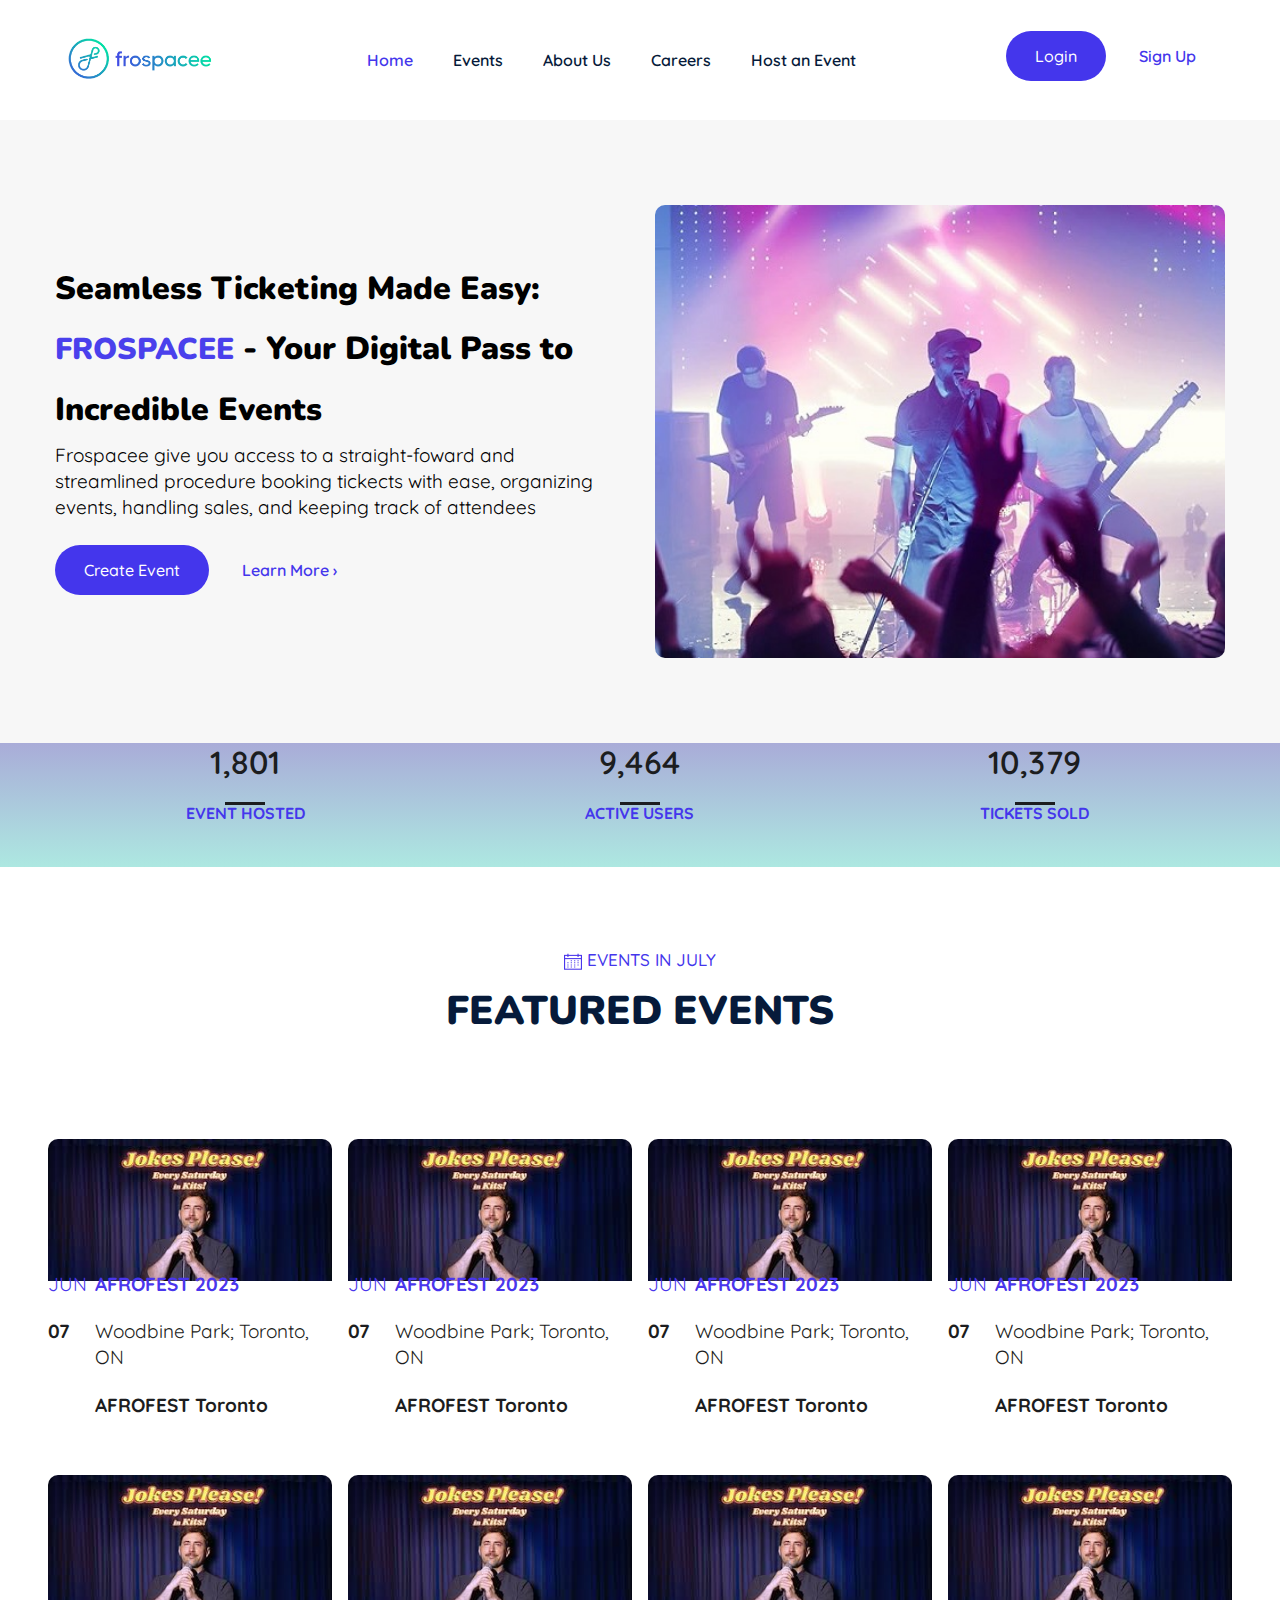
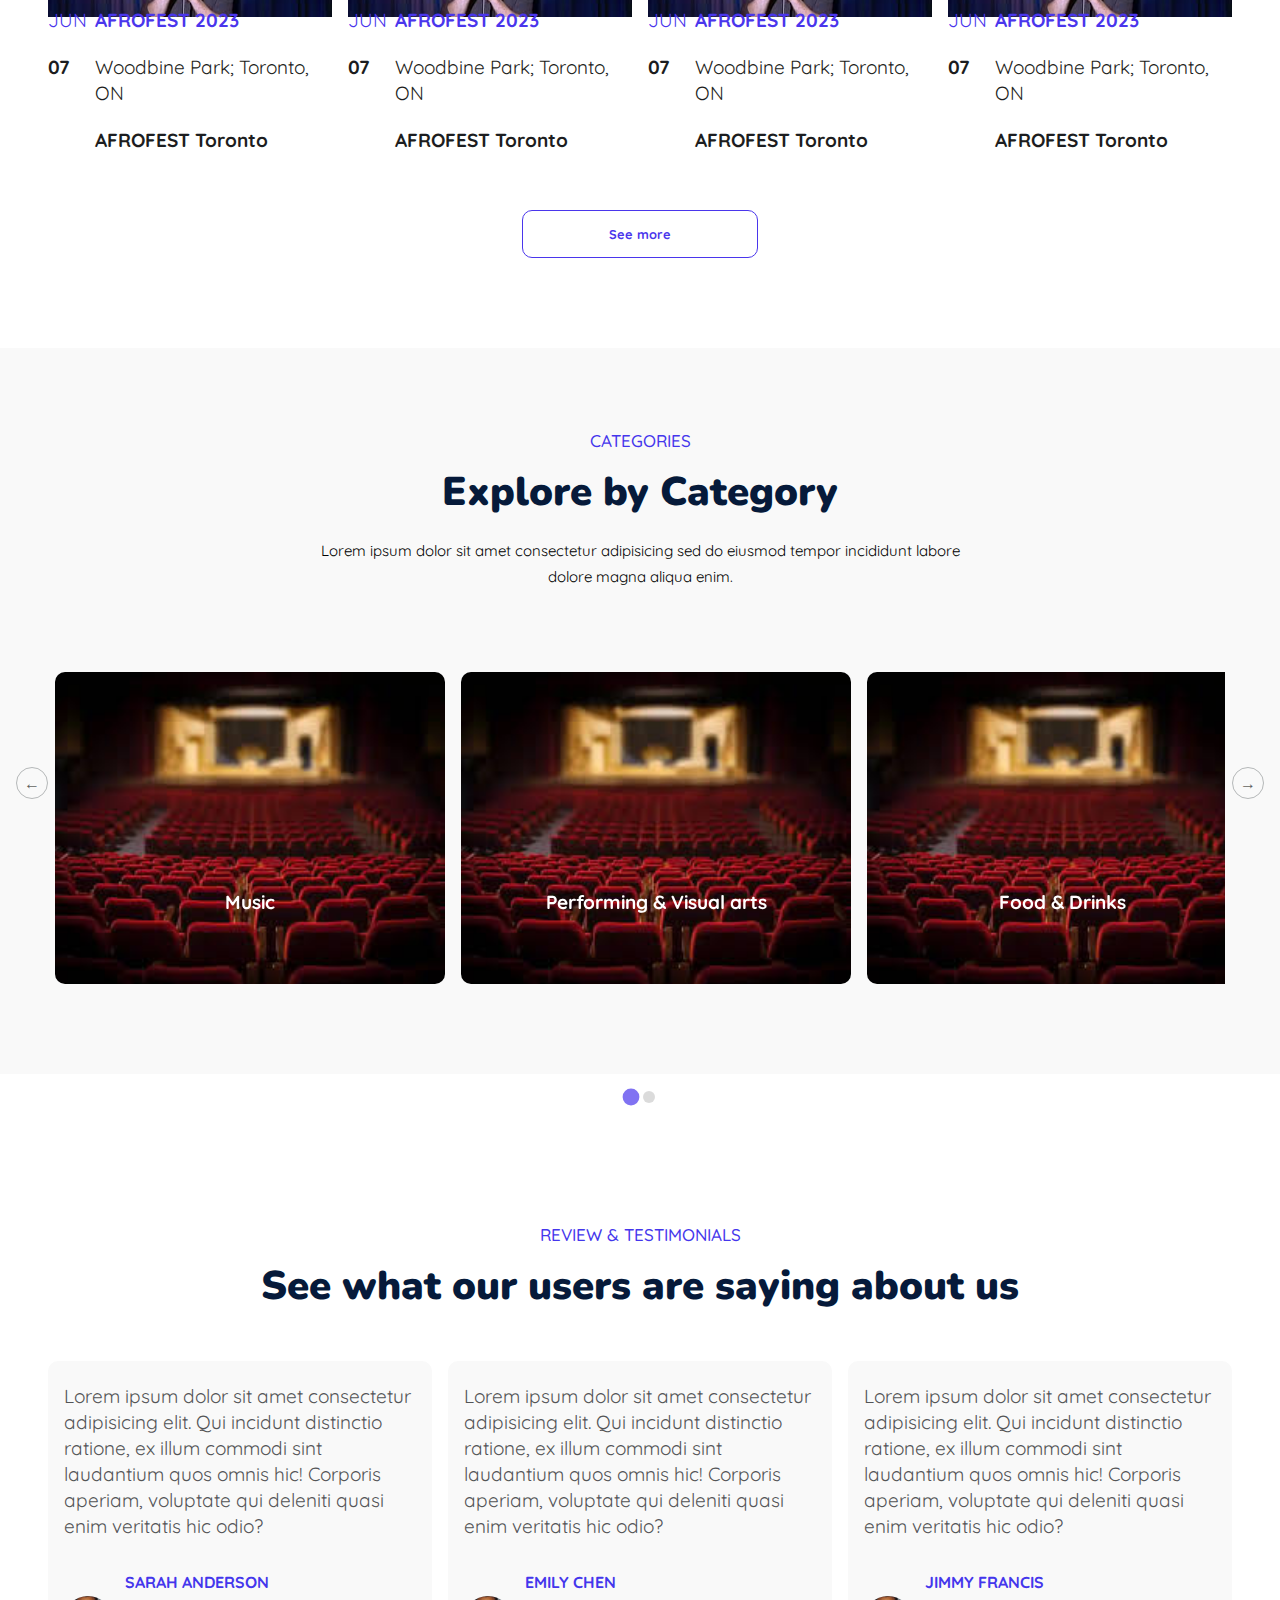
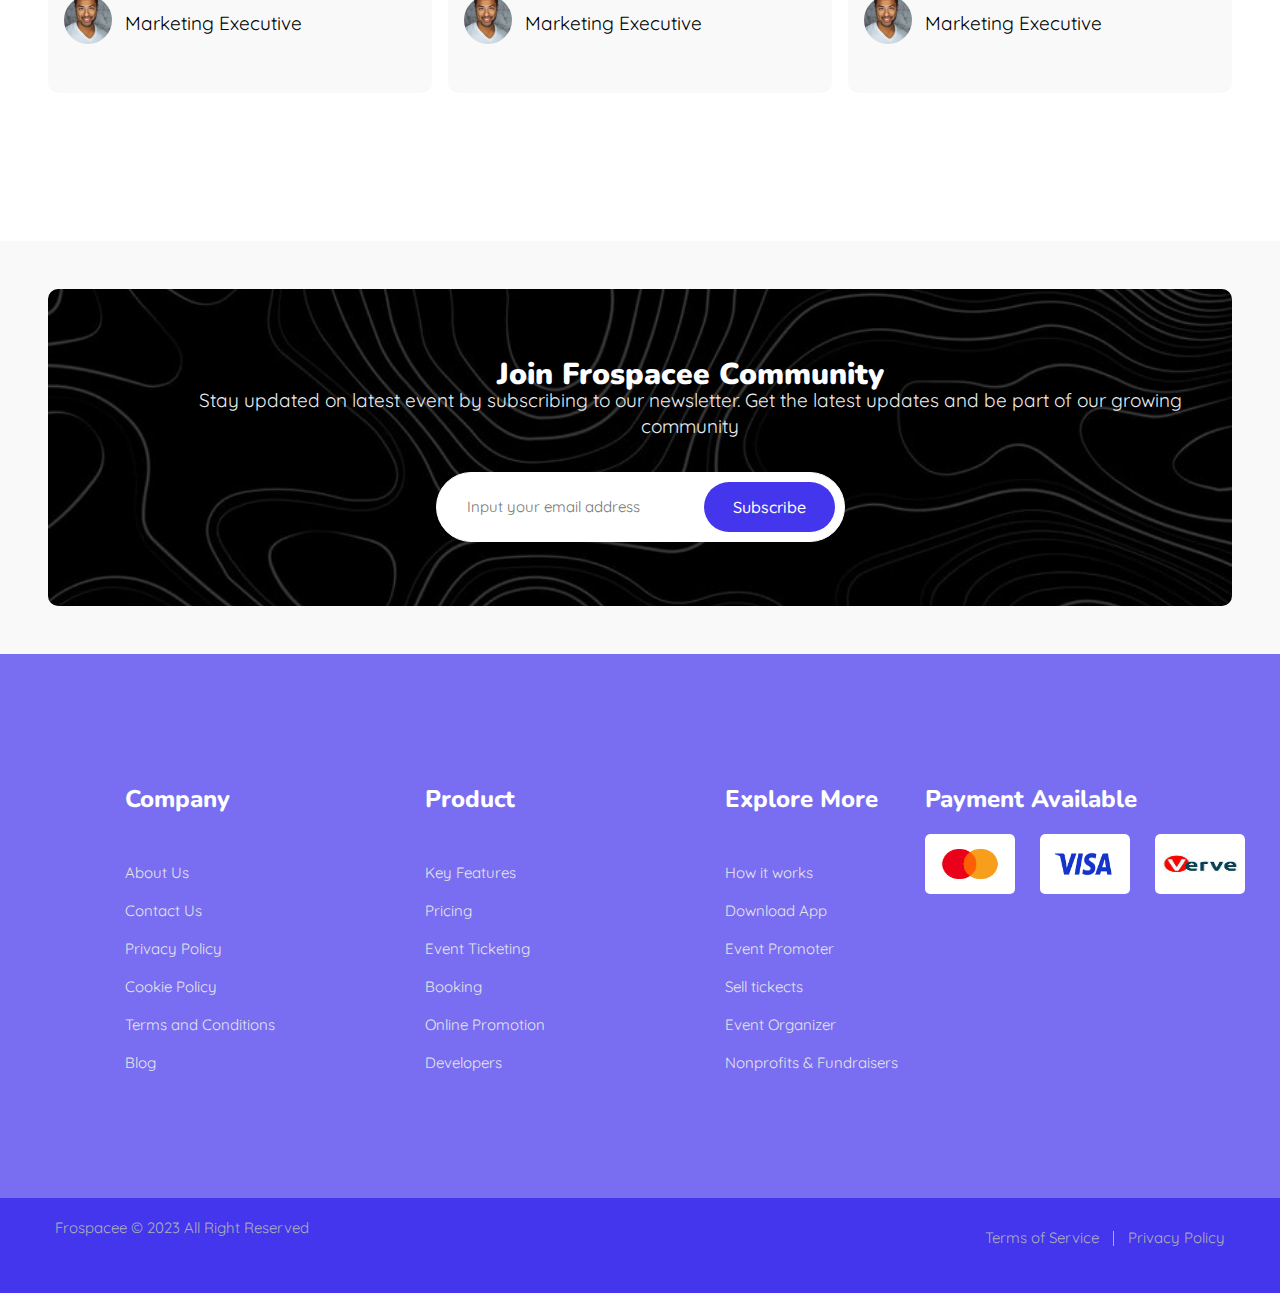
<file: index.html>
<!DOCTYPE html>
<html lang="en">
  <head>
    <meta charset="utf-8" />
    <meta http-equiv="X-UA-Compatible" content="IE=edge" />
    <meta
      name="viewport"
      content="width=device-width, initial-scale=1.0, maximum-scale=1.0, user-scalable=0"
    />

    <title>FROSPACEE</title>

    <!-- Fav Icon -->
    <link rel="icon" href="assets/images/favicon.ico" type="image/x-icon" />

    <!-- Google Fonts -->
    <link
      href="https://fonts.googleapis.com/css2?family=Nunito:ital,wght@0,300;0,400;0,600;0,700;0,800;0,900;1,300;1,400;1,600;1,700;1,800;1,900&display=swap"
      rel="stylesheet"
    />
    <link
      href="https://fonts.googleapis.com/css2?family=Quicksand:wght@300;400;500;600;700&display=swap"
      rel="stylesheet"
    />

    <!-- Stylesheets -->
    <link
      rel="stylesheet"
      href="https://cdn.jsdelivr.net/npm/@splidejs/splide@4.1.4/dist/css/splide.min.css"
    />
    <link href="assets/css/font-awesome-all.css" rel="stylesheet" />
    <link href="assets/css/flaticon.css" rel="stylesheet" />
    <link href="assets/css/owl.css" rel="stylesheet" />
    <link href="assets/css/bootstrap.css" rel="stylesheet" />
    <link href="assets/css/jquery.fancybox.min.css" rel="stylesheet" />
    <link href="assets/css/animate.css" rel="stylesheet" />
    <link href="assets/css/nice-select.css" rel="stylesheet" />
    <link href="assets/css/color.css" rel="stylesheet" />
    <link href="assets/css/style.css" rel="stylesheet" />
    <link href="assets/css/responsive.css" rel="stylesheet" />
  </head>

  <!-- page wrapper -->
  <body>
    <div class="boxed_wrapper">
      <!-- preloader -->
      <div class="preloader"></div>
      <!-- preloader -->

      <!-- main header -->
      <header class="main-header">
        <!-- header-lower -->
        <div class="header-lower">
          <div class="auto-container">
            <div class="outer-box">
              <div class="logo-box">
                <figure class="logo">
                  <a href="index.html"
                    ><img src="assets/images/logo.png" alt=""
                  /></a>
                </figure>
              </div>
              <div class="menu-area">
                <!--Mobile Navigation Toggler-->
                <div class="mobile-nav-toggler">
                  <i class="icon-bar"></i>
                  <i class="icon-bar"></i>
                  <i class="icon-bar"></i>
                </div>
                <nav class="main-menu navbar-expand-md navbar-light">
                  <div
                    class="collapse navbar-collapse show clearfix"
                    id="navbarSupportedContent"
                  >
                    <ul class="navigation clearfix">
                      <li class="current dropdown">
                        <a href="index.html">Home</a>
                      </li>
                      <li class="dropdown">
                        <a href="events.html">Events</a>
                      </li>
                      <li class="dropdown">
                        <a href="about.html">About Us</a>
                      </li>
                      <li class="dropdown">
                        <a href="index.html">Careers</a>
                      </li>
                      <li class="dropdown">
                        <a href="create_event.html">Host an Event</a>
                      </li>
                    </ul>
                  </div>
                </nav>
              </div>

              <div class="btn-box">
                <a href="login.html" class="theme-btn-one">Login</a>
                <a href="signup.html" class="sign-up-btn">Sign Up</a>
              </div>
            </div>
          </div>
        </div>

        <!--sticky Header-->
        <div class="sticky-header">
          <div class="auto-container">
            <div class="outer-box">
              <div class="logo-box">
                <figure class="logo">
                  <a href="index.html"
                    ><img src="assets/images/logo.png" alt=""
                  /></a>
                </figure>
              </div>
              <div class="menu-area">
                <nav class="main-menu clearfix">
                  <!--Keep This Empty / Menu will come through Javascript-->
                </nav>
              </div>
              <div class="btn-box">
                <a href="" class="theme-btn-one">Login</a>
                <a href="" class="sign-up-btn">Sign Up</a>
              </div>
            </div>
          </div>
        </div>
      </header>
      <!-- main-header end -->

      <!-- Mobile Menu  -->
      <div class="mobile-menu">
        <div class="menu-backdrop"></div>
        <div class="close-btn"><i class="fas fa-times"></i></div>

        <nav class="menu-box">
          <div class="nav-logo">
            <a href="index.html"
              ><img src="assets/images/logo.png" alt="" title=""
            /></a>
          </div>
          <div class="menu-outer">
            <!--Here Menu Will Come Automatically Via Javascript / Same Menu as in Header-->
          </div>
          <div class="contact-info">
            <h4>Contact Info</h4>
            <ul>
              <li>Chicago 12, Melborne City, USA</li>
              <li><a href="tel:+8801682648101">+88 01682648101</a></li>
              <li><a href="mailto:info@example.com">info@example.com</a></li>
            </ul>
          </div>
          <div class="social-links">
            <ul class="clearfix">
              <li>
                <a href="index.html"><span class="fab fa-twitter"></span></a>
              </li>
              <li>
                <a href="index.html"
                  ><span class="fab fa-facebook-square"></span
                ></a>
              </li>
              <li>
                <a href="index.html"
                  ><span class="fab fa-pinterest-p"></span
                ></a>
              </li>
              <li>
                <a href="index.html"><span class="fab fa-instagram"></span></a>
              </li>
              <li>
                <a href="index.html"><span class="fab fa-youtube"></span></a>
              </li>
            </ul>
          </div>
        </nav>
      </div>
      <!-- End Mobile Menu -->

      <!-- banner-section -->

      <section class="banner-section style-three">
        <div class="auto-container">
          <div class="row align-items-center clearfix">
            <div class="col-lg-6 col-md-6 col-sm-12 content-column">
              <div class="content-box">
                <h1>
                  Seamless Ticketing Made Easy:
                  <span id="frospacee">FROSPACEE</span> - Your Digital Pass to
                  Incredible Events
                </h1>
                <p>
                  Frospacee give you access to a straight-foward and streamlined
                  procedure booking tickects with ease, organizing events,
                  handling sales, and keeping track of attendees
                </p>
                <div class="herosection__btns mt-4">
                  <a href="#" class="theme-btn-one">Create Event</a>
                  <a href="#" class="sign-up-btn">Learn More &rsaquo;</a>
                </div>
              </div>
            </div>
            <div class="col-lg-6 col-md-6 col-sm-12 inner-column">
              <img
                class="home-banner-image"
                src="assets/images/aboutimg.jpg"
                alt="banner-image"
              />
            </div>
          </div>
        </div>
      </section>

      <!-- banner-section end -->

      <!-- statistics section -->

      <div class="statisticsection">
        <div class="statisticsection__container containers">
          <div class="statisticsection__item">
            <p class="statisticsection__item--number headline3">1,801</p>
            <p class="statisticsection__item--line"></p>
            <p class="statisticsection__item--title headline4 bluecolor">
              EVENT HOSTED
            </p>
          </div>

          <div class="statisticsection__item">
            <p class="statisticsection__item--number headline3">9,464</p>
            <p class="statisticsection__item--line"></p>
            <p class="statisticsection__item--title headline4 bluecolor">
              ACTIVE USERS
            </p>
          </div>

          <div class="statisticsection__item">
            <p class="statisticsection__item--number headline3">10,379</p>
            <p class="statisticsection__item--line"></p>
            <p class="statisticsection__item--title headline4 bluecolor">
              TICKETS SOLD
            </p>
          </div>
        </div>
      </div>

      <!-- statistics section end -->

      <!-- ------------- FEATURE EVENT SECTION --------- -->

      <div class="featureeventsection sec-pad">
        <div class="featureeventsection__container auto-container containers">
          <div class="sec-title centred">
            <span>
              <img
                class="calendar-svg"
                src="assets/images/calendar.svg"
                alt="calendar logo"
              />
              Events in July</span
            >

            <h2>FEATURED EVENTS</h2>
          </div>
          <div class="featureeventsection__list">
            <div class="cardevent">
              <img src="assets/images/eventimg.jpeg" alt="event image" />
              <div class="card__text">
                <div class="cardevent__line">
                  <p class="cardeventevent__month">JUN</p>
                  <p class="cardeventevent__name">AFROFEST 2023</p>
                </div>
                <div class="cardevent__line">
                  <p class="cardeventevent__day">07</p>
                  <p class="cardeventevent__adress">
                    Woodbine Park; Toronto, ON
                  </p>
                </div>
                <div class="cardevent__line">
                  <p></p>
                  <p class="cardeventevent__type">AFROFEST Toronto</p>
                </div>
              </div>
            </div>
            <div class="cardevent">
              <img src="assets/images/eventimg.jpeg" alt="event image" />
              <div class="card__text">
                <div class="cardevent__line">
                  <p class="cardeventevent__month">JUN</p>
                  <p class="cardeventevent__name">AFROFEST 2023</p>
                </div>
                <div class="cardevent__line">
                  <p class="cardeventevent__day">07</p>
                  <p class="cardeventevent__adress">
                    Woodbine Park; Toronto, ON
                  </p>
                </div>
                <div class="cardevent__line">
                  <p></p>
                  <p class="cardeventevent__type">AFROFEST Toronto</p>
                </div>
              </div>
            </div>
            <div class="cardevent">
              <img src="assets/images/eventimg.jpeg" alt="event image" />
              <div class="card__text">
                <div class="cardevent__line">
                  <p class="cardeventevent__month">JUN</p>
                  <p class="cardeventevent__name">AFROFEST 2023</p>
                </div>
                <div class="cardevent__line">
                  <p class="cardeventevent__day">07</p>
                  <p class="cardeventevent__adress">
                    Woodbine Park; Toronto, ON
                  </p>
                </div>
                <div class="cardevent__line">
                  <p></p>
                  <p class="cardeventevent__type">AFROFEST Toronto</p>
                </div>
              </div>
            </div>
            <div class="cardevent">
              <img src="assets/images/eventimg.jpeg" alt="event image" />
              <div class="card__text">
                <div class="cardevent__line">
                  <p class="cardeventevent__month">JUN</p>
                  <p class="cardeventevent__name">AFROFEST 2023</p>
                </div>
                <div class="cardevent__line">
                  <p class="cardeventevent__day">07</p>
                  <p class="cardeventevent__adress">
                    Woodbine Park; Toronto, ON
                  </p>
                </div>
                <div class="cardevent__line">
                  <p></p>
                  <p class="cardeventevent__type">AFROFEST Toronto</p>
                </div>
              </div>
            </div>
            <div class="cardevent">
              <img src="assets/images/eventimg.jpeg" alt="event image" />
              <div class="card__text">
                <div class="cardevent__line">
                  <p class="cardeventevent__month">JUN</p>
                  <p class="cardeventevent__name">AFROFEST 2023</p>
                </div>
                <div class="cardevent__line">
                  <p class="cardeventevent__day">07</p>
                  <p class="cardeventevent__adress">
                    Woodbine Park; Toronto, ON
                  </p>
                </div>
                <div class="cardevent__line">
                  <p></p>
                  <p class="cardeventevent__type">AFROFEST Toronto</p>
                </div>
              </div>
            </div>
            <div class="cardevent">
              <img src="assets/images/eventimg.jpeg" alt="event image" />
              <div class="card__text">
                <div class="cardevent__line">
                  <p class="cardeventevent__month">JUN</p>
                  <p class="cardeventevent__name">AFROFEST 2023</p>
                </div>
                <div class="cardevent__line">
                  <p class="cardeventevent__day">07</p>
                  <p class="cardeventevent__adress">
                    Woodbine Park; Toronto, ON
                  </p>
                </div>
                <div class="cardevent__line">
                  <p></p>
                  <p class="cardeventevent__type">AFROFEST Toronto</p>
                </div>
              </div>
            </div>
            <div class="cardevent">
              <img src="assets/images/eventimg.jpeg" alt="event image" />
              <div class="card__text">
                <div class="cardevent__line">
                  <p class="cardeventevent__month">JUN</p>
                  <p class="cardeventevent__name">AFROFEST 2023</p>
                </div>
                <div class="cardevent__line">
                  <p class="cardeventevent__day">07</p>
                  <p class="cardeventevent__adress">
                    Woodbine Park; Toronto, ON
                  </p>
                </div>
                <div class="cardevent__line">
                  <p></p>
                  <p class="cardeventevent__type">AFROFEST Toronto</p>
                </div>
              </div>
            </div>
            <div class="cardevent">
              <img src="assets/images/eventimg.jpeg" alt="event image" />
              <div class="card__text">
                <div class="cardevent__line">
                  <p class="cardeventevent__month">JUN</p>
                  <p class="cardeventevent__name">AFROFEST 2023</p>
                </div>
                <div class="cardevent__line">
                  <p class="cardeventevent__day">07</p>
                  <p class="cardeventevent__adress">
                    Woodbine Park; Toronto, ON
                  </p>
                </div>
                <div class="cardevent__line">
                  <p></p>
                  <p class="cardeventevent__type">AFROFEST Toronto</p>
                </div>
              </div>
            </div>
          </div>

          <a href="#" class="largebtn">See more</a>
        </div>
      </div>

      <!-- features events section end -->

      <!-- category-section -->

      <section class="splide category-section centred sec-pad">
        <div class="auto-container">
          <div class="splide__arrows">
            <button class="splide__arrow splide__arrow--prev">
              <span>&larr;</span>
            </button>
            <button class="splide__arrow splide__arrow--next">&rarr;</button>
          </div>
          <div class="sec-title">
            <span>Categories</span>
            <h2>Explore by Category</h2>
            <p>
              Lorem ipsum dolor sit amet consectetur adipisicing sed do eiusmod
              tempor incididunt labore <br />dolore magna aliqua enim.
            </p>
          </div>

          <div class="splide__track">
            <div class="splide__list">
              <div class="splide__slide eventcategorysection__item headline4">
                <img src="assets/images/categoryeventimg.jpeg" alt="" />
                <p>Music</p>
              </div>

              <div class="splide__slide eventcategorysection__item headline4">
                <img src="assets/images/categoryeventimg.jpeg" alt="" />
                <p>Performing & Visual arts</p>
              </div>

              <div class="splide__slide eventcategorysection__item headline4">
                <img src="assets/images/categoryeventimg.jpeg" alt="" />
                <p>Food & Drinks</p>
              </div>
              <div class="splide__slide eventcategorysection__item headline4">
                <img src="assets/images/categoryeventimg.jpeg" alt="" />
                <p>Performing & Visual arts</p>
              </div>
            </div>
          </div>
        </div>
      </section>

      <!-- category-section end -->

      <!-- testtimonial section -->

      <div class="testimonial sec-pad-2">
        <div class="auto-container containers">
          <div class="sec-title centred">
            <span> Review & Testimonials </span>
            <h2>See what our users are saying about us</h2>
          </div>
          <div class="testimonial__list">
            <div class="testimonial__item">
              <p class="body1 testimonial__review">
                Lorem ipsum dolor sit amet consectetur adipisicing elit. Qui
                incidunt distinctio ratione, ex illum commodi sint laudantium
                quos omnis hic! Corporis aperiam, voluptate qui deleniti quasi
                enim veritatis hic odio?
              </p>
              <div class="testimonial__infoperson">
                <img src="assets/images/person.jpg" alt="person's image" />
                <div>
                  <p class="headline4 bluecolor">SARAH ANDERSON</p>
                  <p class="body1 graycolor5">Marketing Executive</p>
                </div>
              </div>
            </div>

            <div class="testimonial__item">
              <p class="body1 testimonial__review">
                Lorem ipsum dolor sit amet consectetur adipisicing elit. Qui
                incidunt distinctio ratione, ex illum commodi sint laudantium
                quos omnis hic! Corporis aperiam, voluptate qui deleniti quasi
                enim veritatis hic odio?
              </p>
              <div class="testimonial__infoperson">
                <img src="assets/images/person.jpg" alt="person's image" />
                <div>
                  <p class="headline4 bluecolor">EMILY CHEN</p>
                  <p class="body1 graycolor5">Marketing Executive</p>
                </div>
              </div>
            </div>

            <div class="testimonial__item">
              <p class="body1 testimonial__review">
                Lorem ipsum dolor sit amet consectetur adipisicing elit. Qui
                incidunt distinctio ratione, ex illum commodi sint laudantium
                quos omnis hic! Corporis aperiam, voluptate qui deleniti quasi
                enim veritatis hic odio?
              </p>
              <div class="testimonial__infoperson">
                <img src="assets/images/person.jpg" alt="person's image" />
                <div>
                  <p class="headline4 bluecolor">JIMMY FRANCIS</p>
                  <p class="body1 graycolor5">Marketing Executive</p>
                </div>
              </div>
            </div>
          </div>
        </div>
      </div>

      <!-- testimoniail section end -->

      <!-- subscribe-section -->

      <section class="subscribe-section">
        <div class="">
          <div class="newsletter">
            <div class="containers">
              <div class="newsletter__container">
                <div class="text">
                  <h2>Join Frospacee Community</h2>
                  <p>
                    Stay updated on latest event by subscribing to our
                    newsletter. Get the latest updates and be part of our
                    growing community
                  </p>
                </div>
                <div class="newsletter__form form">
                  <form
                    action="contact.html"
                    method="post"
                    class="subscribe-form"
                  >
                    <div class="form-group">
                      <input
                        type="email"
                        name="email"
                        placeholder="Input your email address"
                        required=""
                      />
                      <button type="submit" class="theme-btn-one">
                        Subscribe
                      </button>
                    </div>
                  </form>
                </div>
              </div>
            </div>
          </div>
        </div>
      </section>

      <!-- subscribe-section end -->

      <!-- main-footer -->
      <footer class="main-footer">
        <div
          class="footer-top"
          style="background-image: url(assets/images/footer.jpg)"
        >
          <div class="auto-container">
            <div class="widget-section">
              <div class="row clearfix">
                <div class="col-lg-3 col-md-6 col-sm-12 footer-column">
                  <div class="footer-widget links-widget ml-70">
                    <div class="widget-title">
                      <h3>Company</h3>
                    </div>
                    <div class="widget-content">
                      <ul class="links-list clearfix">
                        <li><a href="index.html">About Us</a></li>
                        <li><a href="index.html">Contact Us</a></li>
                        <li><a href="index.html">Privacy Policy</a></li>
                        <li><a href="index.html">Cookie Policy</a></li>
                        <li><a href="index.html">Terms and Conditions</a></li>
                        <li><a href="index.html">Blog</a></li>
                      </ul>
                    </div>
                  </div>
                </div>
                <div class="col-lg-3 col-md-6 col-sm-12 footer-column">
                  <div class="footer-widget links-widget ml-70">
                    <div class="widget-title">
                      <h3>Product</h3>
                    </div>
                    <div class="widget-content">
                      <ul class="links-list clearfix">
                        <li><a href="index.html">Key Features</a></li>
                        <li><a href="index.html">Pricing</a></li>
                        <li><a href="index.html">Event Ticketing</a></li>
                        <li><a href="index.html">Booking</a></li>
                        <li><a href="index.html">Online Promotion</a></li>
                        <li><a href="index.html">Developers</a></li>
                      </ul>
                    </div>
                  </div>
                </div>
                <div class="col-lg-3 col-md-6 col-sm-12 footer-column">
                  <div class="footer-widget links-widget ml-70">
                    <div class="widget-title">
                      <h3>Explore More</h3>
                    </div>
                    <div class="widget-content">
                      <ul class="links-list clearfix">
                        <li><a href="index.html">How it works</a></li>
                        <li><a href="index.html">Download App</a></li>
                        <li><a href="index.html">Event Promoter</a></li>
                        <li><a href="index.html">Sell tickects</a></li>
                        <li><a href="index.html">Event Organizer</a></li>
                        <li>
                          <a href="index.html">Nonprofits & Fundraisers</a>
                        </li>
                      </ul>
                    </div>
                  </div>
                </div>
                <div class="col-lg-3 col-md-6 col-sm-12 footer-column">
                  <div class="footer-widget post-widget">
                    <div class="widget-title">
                      <h3>Payment Available</h3>
                    </div>
                    <div class="post-inner">
                      <div class="post">
                        <figure class="post-thumb">
                          <img src="assets/images/mastercard.png" alt="" />
                        </figure>
                      </div>
                      <div class="post">
                        <figure class="post-thumb">
                          <img src="assets/images/visa.png" alt="" />
                        </figure>
                      </div>
                      <div class="post">
                        <figure class="post-thumb">
                          <img src="assets/images/verve.jpg" alt="" />
                        </figure>
                      </div>
                    </div>
                  </div>
                </div>
              </div>
            </div>
          </div>
        </div>
        <div class="footer-bottom">
          <div class="auto-container">
            <div class="footer-inner clearfix">
              <div class="copyright pull-left">
                <p>
                  <a href="index.html">Frospacee</a> &copy; 2023 All Right
                  Reserved
                </p>
              </div>
              <ul class="footer-nav pull-right clearfix">
                <li><a href="index.html">Terms of Service</a></li>
                <li><a href="index.html">Privacy Policy</a></li>
              </ul>
            </div>
          </div>
        </div>
      </footer>
      <!-- main-footer end -->

      <!--Scroll to top-->
      <button class="scroll-top scroll-to-target" data-target="html">
        <span class="far fa-long-arrow-up"></span>
      </button>
    </div>

    <!-- jequery plugins -->
    <script src="assets/js/jquery.js"></script>
    <script src="assets/js/popper.min.js"></script>
    <script src="assets/js/bootstrap.min.js"></script>
    <script src="assets/js/owl.js"></script>
    <script src="assets/js/wow.js"></script>
    <script src="assets/js/validation.js"></script>
    <script src="assets/js/jquery.fancybox.js"></script>
    <script src="assets/js/appear.js"></script>
    <script src="assets/js/scrollbar.js"></script>
    <script src="assets/js/jquery.nice-select.min.js"></script>
    <script src="https://cdn.jsdelivr.net/npm/@splidejs/splide@4.1.4/dist/js/splide.min.js"></script>
    <script>
      var splide = new Splide(".splide", {
        perPage: 3,
        breakpoints: {
          1000: {
            perPage: 2,
          },
          500: {
            perPage: 1,
          },
        },
        rewind: true,
      });

      splide.mount();
    </script>

    <!-- main-js -->
    <script src="assets/js/script.js"></script>
  </body>
  <!-- End of .page_wrapper -->
</html>
</file>
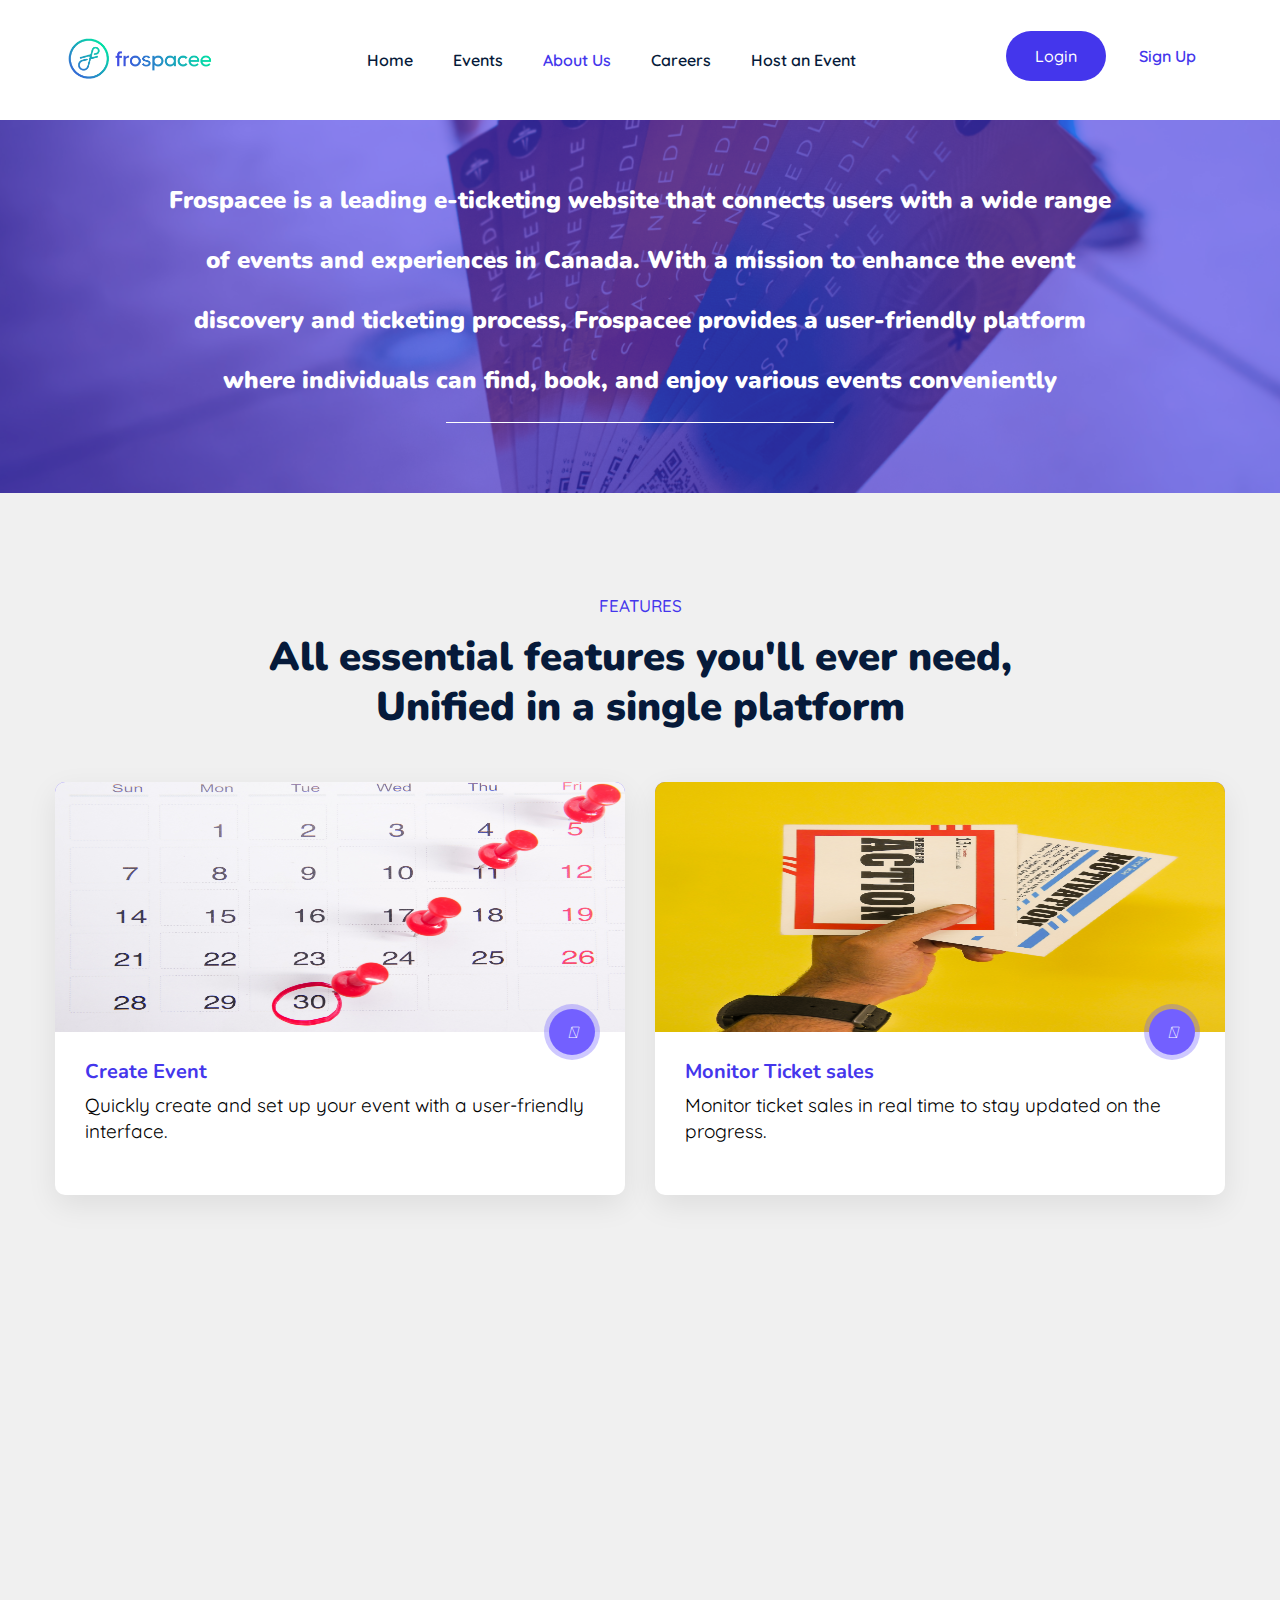
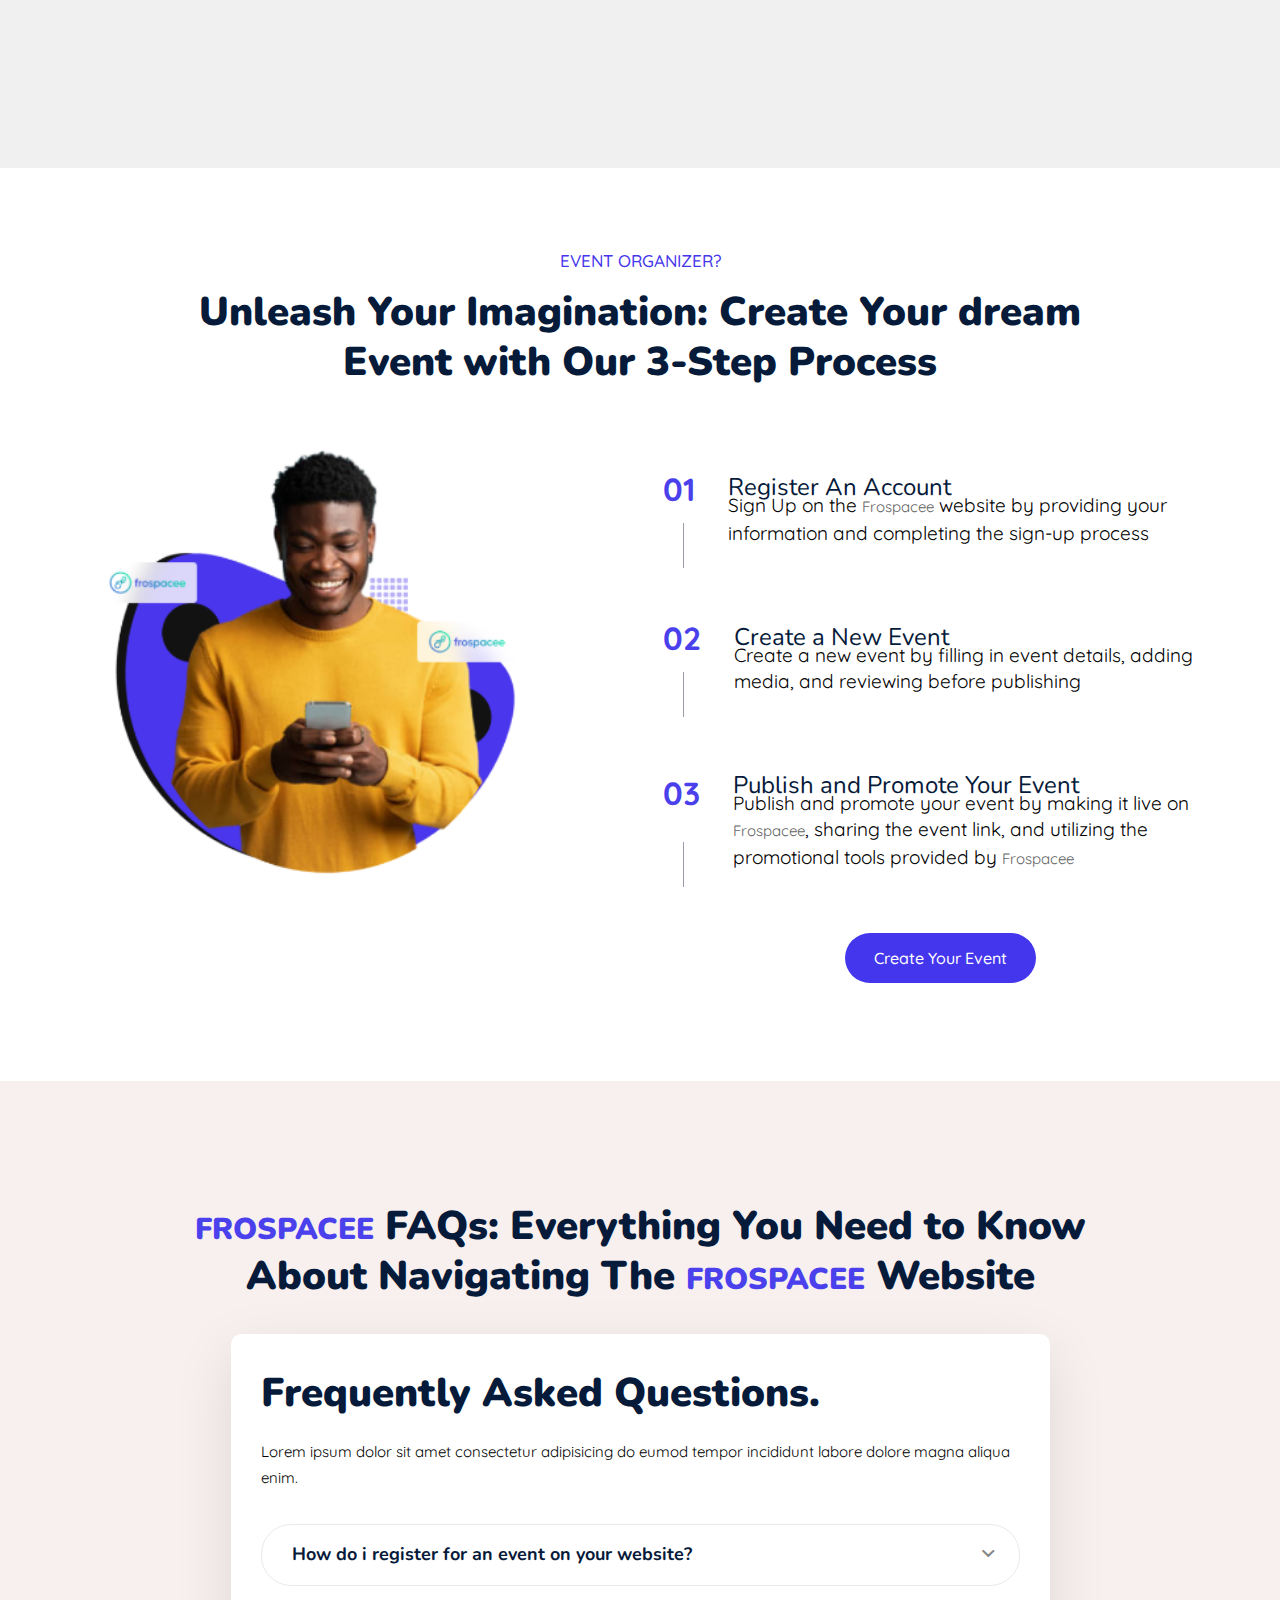
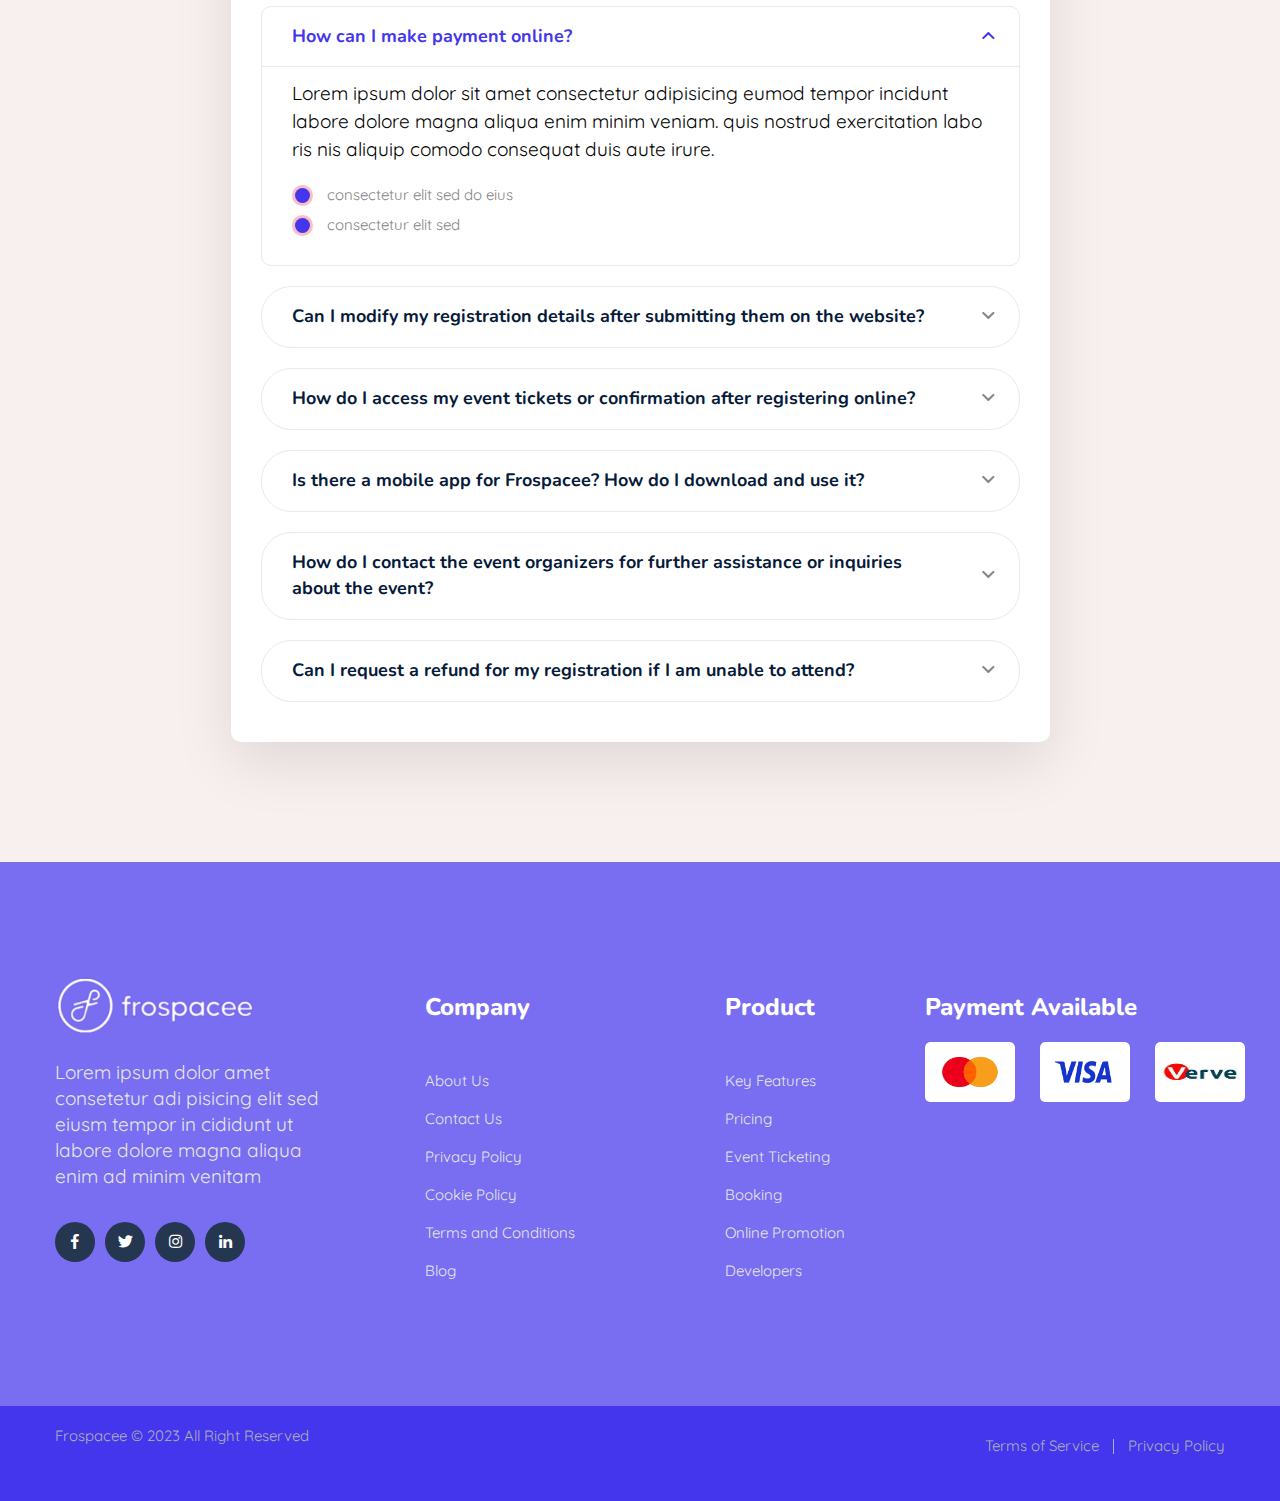
<file: about.html>
<!DOCTYPE html>
<html lang="en">
  <head>
    <meta charset="utf-8" />
    <meta http-equiv="X-UA-Compatible" content="IE=edge" />
    <meta
      name="viewport"
      content="width=device-width, initial-scale=1.0, maximum-scale=1.0, user-scalable=0"
    />

    <title>FROSPACEE</title>

    <!-- Fav Icon -->
    <link rel="icon" href="assets/images/favicon.ico" type="image/x-icon" />

    <!-- Google Fonts -->
    <link
      href="https://fonts.googleapis.com/css2?family=Nunito:ital,wght@0,300;0,400;0,600;0,700;0,800;0,900;1,300;1,400;1,600;1,700;1,800;1,900&display=swap"
      rel="stylesheet"
    />
    <link
      href="https://fonts.googleapis.com/css2?family=Quicksand:wght@300;400;500;600;700&display=swap"
      rel="stylesheet"
    />

    <!-- Stylesheets -->
    <link href="assets/css/font-awesome-all.css" rel="stylesheet" />
    <link href="assets/css/flaticon.css" rel="stylesheet" />
    <link href="assets/css/owl.css" rel="stylesheet" />
    <link href="assets/css/bootstrap.css" rel="stylesheet" />
    <link href="assets/css/jquery.fancybox.min.css" rel="stylesheet" />
    <link href="assets/css/animate.css" rel="stylesheet" />
    <link href="assets/css/nice-select.css" rel="stylesheet" />
    <link href="assets/css/color.css" rel="stylesheet" />
    <link href="assets/css/style.css" rel="stylesheet" />
    <link href="assets/css/responsive.css" rel="stylesheet" />
    <link
      rel="stylesheet"
      href="https://cdnjs.cloudflare.com/ajax/libs/font-awesome/6.4.0/css/all.min.css"
      integrity="sha512-iecdLmaskl7CVkqkXNQ/ZH/XLlvWZOJyj7Yy7tcenmpD1ypASozpmT/E0iPtmFIB46ZmdtAc9eNBvH0H/ZpiBw=="
      crossorigin="anonymous"
      referrerpolicy="no-referrer"
    />
  </head>

  <!-- page wrapper -->
  <body>
    <div class="boxed_wrapper">
      <!-- preloader -->
      <div class="preloader"></div>
      <!-- preloader -->

      <!-- main header -->
      <header class="main-header">
        <!-- header-lower -->
        <div class="header-lower">
          <div class="auto-container">
            <div class="outer-box">
              <div class="logo-box">
                <figure class="logo">
                  <a href="index.html"
                    ><img src="assets/images/logo.png" alt=""
                  /></a>
                </figure>
              </div>
              <div class="menu-area">
                <!--Mobile Navigation Toggler-->
                <div class="mobile-nav-toggler">
                  <i class="icon-bar"></i>
                  <i class="icon-bar"></i>
                  <i class="icon-bar"></i>
                </div>
                <nav class="main-menu navbar-expand-md navbar-light">
                  <div
                    class="collapse navbar-collapse show clearfix"
                    id="navbarSupportedContent"
                  >
                    <ul class="navigation clearfix">
                      <li class="dropdown">
                        <a href="index.html">Home</a>
                      </li>
                      <li class="dropdown">
                        <a href="events.html">Events</a>
                      </li>
                      <li class="current dropdown">
                        <a href="about.html">About Us</a>
                      </li>
                      <li class="dropdown">
                        <a href="index.html">Careers</a>
                      </li>
                      <li class="dropdown">
                        <a href="create_event.html">Host an Event</a>
                      </li>
                    </ul>
                  </div>
                </nav>
              </div>

              <div class="btn-box">
                <a href="login.html" class="theme-btn-one">Login</a>
                <a href="signup.html" class="sign-up-btn">Sign Up</a>
              </div>
            </div>
          </div>
        </div>

        <!--sticky Header-->
        <div class="sticky-header">
          <div class="auto-container">
            <div class="outer-box">
              <div class="logo-box">
                <figure class="logo">
                  <a href="index.html"
                    ><img src="assets/images/logo.png" alt=""
                  /></a>
                </figure>
              </div>
              <div class="menu-area">
                <nav class="main-menu clearfix">
                  <!--Keep This Empty / Menu will come through Javascript-->
                </nav>
              </div>
              <div class="btn-box">
                <a href="" class="theme-btn-one">Login</a>
                <a href="" class="sign-up-btn">Sign Up</a>
              </div>
            </div>
          </div>
        </div>
      </header>
      <!-- main-header end -->

      <!-- Mobile Menu  -->
      <div class="mobile-menu">
        <div class="menu-backdrop"></div>
        <div class="close-btn"><i class="fas fa-times"></i></div>

        <nav class="menu-box">
          <div class="nav-logo">
            <a href="index.html"
              ><img src="assets/images/logo.png" alt="" title=""
            /></a>
          </div>
          <div class="menu-outer">
            <!--Here Menu Will Come Automatically Via Javascript / Same Menu as in Header-->
          </div>
          <div class="contact-info">
            <h4>Contact Info</h4>
            <ul>
              <li>Chicago 12, Melborne City, USA</li>
              <li><a href="tel:+8801682648101">+88 01682648101</a></li>
              <li><a href="mailto:info@example.com">info@example.com</a></li>
            </ul>
          </div>
          <div class="social-links">
            <ul class="clearfix">
              <li>
                <a href="index.html"><span class="fab fa-twitter"></span></a>
              </li>
              <li>
                <a href="index.html"
                  ><span class="fab fa-facebook-square"></span
                ></a>
              </li>
              <li>
                <a href="index.html"
                  ><span class="fab fa-pinterest-p"></span
                ></a>
              </li>
              <li>
                <a href="index.html"><span class="fab fa-instagram"></span></a>
              </li>
              <li>
                <a href="index.html"><span class="fab fa-youtube"></span></a>
              </li>
            </ul>
          </div>
        </nav>
      </div>
      <!-- End Mobile Menu -->

      <!-- banner-section -->
      <section
        class="about banner-section centred"
        style="background-image: url(assets/images/hero-bg.jpg)"
      >
        <div class="auto-container">
          <div class="row clearfix">
            <div
              class="col-lg-10 col-md-12 col-sm-12 offset-lg-1 content-column"
            >
              <div class="about content-box">
                <h1>
                  Frospacee is a leading e-ticketing website that connects users
                  with a wide range of events and experiences in Canada. With a
                  mission to enhance the event discovery and ticketing process,
                  Frospacee provides a user-friendly platform where individuals
                  can find, book, and enjoy various events conveniently
                </h1>

                <hr
                  style="width: 40%; margin: 0 auto; border-top: 1px solid #fff"
                />
              </div>
            </div>
          </div>
        </div>
      </section>
      <!-- banner-section end -->

      <!-- features section -->
      <section class="category-style-two sec-pad-2">
        <div class="auto-container">
          <div class="sec-title centred">
            <span class="text-center">Features</span>
            <h2>
              All essential features you'll ever need, <br />
              Unified in a single platform
            </h2>
          </div>
          <div class="row clearfix">
            <div class="col-lg-6 col-md-6 col-sm-12 category-block">
              <div
                class="category-block-two wow fadeInDown animated animated"
                data-wow-delay="00ms"
                data-wow-duration="1500ms"
              >
                <div class="inner-box">
                  <figure class="image-box">
                    <img src="assets/images/calendar.jpg" alt="" />
                  </figure>
                  <div class="lower-content">
                    <h4><a href="category-details.html">Create Event</a></h4>
                    <p class="card-text pt-3">
                      Quickly create and set up your event with a user-friendly
                      interface.
                    </p>
                    <a href="#">
                      <span><i class="fa-solid fa-arrow-right"></i></span
                    ></a>
                  </div>
                </div>
              </div>
            </div>
            <div class="col-lg-6 col-md-6 col-sm-12 category-block">
              <div
                class="category-block-two wow fadeInDown animated animated"
                data-wow-delay="300ms"
                data-wow-duration="1500ms"
              >
                <div class="inner-box">
                  <figure class="image-box">
                    <img src="assets/images/tickets.jpg" alt="" />
                  </figure>
                  <div class="lower-content">
                    <h4>
                      <a href="category-details.html">Monitor Ticket sales</a>
                    </h4>
                    <p class="card-text pt-3">
                      Monitor ticket sales in real time to stay updated on the
                      progress.
                    </p>
                    <a href="#">
                      <span><i class="fa-solid fa-arrow-right"></i></span
                    ></a>
                  </div>
                </div>
              </div>
            </div>
            <div class="col-lg-6 col-md-6 col-sm-12 category-block">
              <div
                class="category-block-two wow fadeInDown animated animated"
                data-wow-delay="400ms"
                data-wow-duration="1500ms"
              >
                <div class="inner-box">
                  <figure class="image-box">
                    <img src="assets/images/laptop.jpg" alt="" />
                  </figure>
                  <div class="lower-content">
                    <h4>
                      <a href="category-details.html">Communication tools</a>
                    </h4>
                    <p class="card-text pt-3">
                      Send automated email notifications to attendees about
                      event updates, ticket confirmations, and reminders.
                    </p>
                    <a href="#">
                      <span><i class="fa-solid fa-arrow-right"></i></span
                    ></a>
                  </div>
                </div>
              </div>
            </div>
            <div class="col-lg-6 col-md-6 col-sm-12 category-block">
              <div
                class="category-block-two wow fadeInDown animated animated"
                data-wow-delay="600ms"
                data-wow-duration="1500ms"
              >
                <div class="inner-box">
                  <figure class="image-box">
                    <img src="assets/images/graph.jpg" alt="" />
                  </figure>
                  <div class="lower-content">
                    <h4>
                      <a href="category-details.html">Track Participants</a>
                    </h4>
                    <p class="card-text pt-3">
                      Access and manage a comprehensive list of registered
                      attendees for efficient event organization.
                    </p>
                    <a href="#">
                      <span><i class="fa-solid fa-arrow-right"></i></span
                    ></a>
                  </div>
                </div>
              </div>
            </div>
          </div>
        </div>
      </section>
      <!-- features section end -->

      <!-- steps section -->
      <section class="sec-pad">
        <div class="auto-container steps">
          <div class="sec-title centred">
            <span class="text-center">Event Organizer?</span>
            <h2>
              Unleash Your Imagination: Create Your dream <br />
              Event with Our 3-Step Process
            </h2>
          </div>
          <div class="row features">
            <div class="col-lg-6 col-md-6">
              <img src="assets/images/steps.png" alt="" class="steps-img" />
            </div>
            <div class="col-lg-6 col-md-6">
              <div class="step p-2">
                <div class="count">
                  01
                  <div class="vertical"></div>
                </div>
                <div class="p-2">
                  <h4 class="step-title">Register An Account</h4>
                  <p>
                    Sign Up on the
                    <span class="frospacee">Frospacee</span> website by
                    providing your information and completing the sign-up
                    process
                  </p>
                </div>
              </div>
              <div class="step p-2">
                <div class="count">
                  02
                  <div class="vertical"></div>
                </div>
                <div class="p-2">
                  <h4 class="step-title">Create a New Event</h4>
                  <p>
                    Create a new event by filling in event details, adding
                    media, and reviewing before publishing
                  </p>
                </div>
              </div>
              <div class="step p-2">
                <div class="count">
                  03
                  <div class="vertical"></div>
                </div>
                <div class="p-2">
                  <h4 class="step-title">Publish and Promote Your Event</h4>
                  <p>
                    Publish and promote your event by making it live on
                    <span class="frospacee">Frospacee</span>, sharing the event
                    link, and utilizing the promotional tools provided by
                    <span class="frospacee">Frospacee</span>
                  </p>
                </div>
              </div>
              <center>
                <div class="more-btn">
                  <a href="" class="theme-btn-one">Create Your Event</a>
                </div>
              </center>
            </div>
          </div>
        </div>
      </section>
      <!-- steps section end -->

      <!-- faq section -->

      <section class="faq-section">
        <div class="auto-container">
          <div class="sec-title centred">
            <h2>
              <span id="frospacee"> Frospacee</span> FAQs: Everything You Need
              to Know <br />
              About Navigating The
              <span id="frospacee">Frospacee</span> Website
            </h2>
          </div>
          <div class="row clearfix">
            <div class="col-lg-12 col-md-12 col-sm-12 content-side">
              <div class="faq-content">
                <div class="sec-title">
                  <h2>Frequently Asked Questions.</h2>
                  <p>
                    Lorem ipsum dolor sit amet consectetur adipisicing do eumod
                    tempor incididunt labore dolore magna aliqua enim.
                  </p>
                </div>
                <ul class="accordion-box">
                  <li class="accordion block">
                    <div class="acc-btn">
                      <div class="icon-outer"></div>
                      <h5>How do i register for an event on your website?</h5>
                    </div>
                    <div class="acc-content">
                      <div class="text">
                        <p>
                          Lorem ipsum dolor sit amet consectetur adipisicing
                          eumod tempor incidunt labore dolore magna aliqua enim
                          minim veniam. quis nostrud exercitation labo ris nis
                          aliquip comodo consequat duis aute irure.
                        </p>
                        <ul class="list-item">
                          <li>consectetur elit sed do eius</li>
                          <li>consectetur elit sed</li>
                        </ul>
                      </div>
                    </div>
                  </li>
                  <li class="accordion block active-block">
                    <div class="acc-btn active">
                      <div class="icon-outer"></div>
                      <h5>How can I make payment online?</h5>
                    </div>
                    <div class="acc-content current">
                      <div class="text">
                        <p>
                          Lorem ipsum dolor sit amet consectetur adipisicing
                          eumod tempor incidunt labore dolore magna aliqua enim
                          minim veniam. quis nostrud exercitation labo ris nis
                          aliquip comodo consequat duis aute irure.
                        </p>
                        <ul class="list-item">
                          <li>consectetur elit sed do eius</li>
                          <li>consectetur elit sed</li>
                        </ul>
                      </div>
                    </div>
                  </li>
                  <li class="accordion block">
                    <div class="acc-btn">
                      <div class="icon-outer"></div>
                      <h5>
                        Can I modify my registration details after submitting
                        them on the website?
                      </h5>
                    </div>
                    <div class="acc-content">
                      <div class="text">
                        <p>
                          Lorem ipsum dolor sit amet consectetur adipisicing
                          eumod tempor incidunt labore dolore magna aliqua enim
                          minim veniam. quis nostrud exercitation labo ris nis
                          aliquip comodo consequat duis aute irure.
                        </p>
                        <ul class="list-item">
                          <li>consectetur elit sed do eius</li>
                          <li>consectetur elit sed</li>
                        </ul>
                      </div>
                    </div>
                  </li>
                  <li class="accordion block">
                    <div class="acc-btn">
                      <div class="icon-outer"></div>
                      <h5>
                        How do I access my event tickets or confirmation after
                        registering online?
                      </h5>
                    </div>
                    <div class="acc-content">
                      <div class="text">
                        <p>
                          Lorem ipsum dolor sit amet consectetur adipisicing
                          eumod tempor incidunt labore dolore magna aliqua enim
                          minim veniam. quis nostrud exercitation labo ris nis
                          aliquip comodo consequat duis aute irure.
                        </p>
                        <ul class="list-item">
                          <li>consectetur elit sed do eius</li>
                          <li>consectetur elit sed</li>
                        </ul>
                      </div>
                    </div>
                  </li>
                  <li class="accordion block">
                    <div class="acc-btn">
                      <div class="icon-outer"></div>
                      <h5>
                        Is there a mobile app for Frospacee? How do I download
                        and use it?
                      </h5>
                    </div>
                    <div class="acc-content">
                      <div class="text">
                        <p>
                          Lorem ipsum dolor sit amet consectetur adipisicing
                          eumod tempor incidunt labore dolore magna aliqua enim
                          minim veniam. quis nostrud exercitation labo ris nis
                          aliquip comodo consequat duis aute irure.
                        </p>
                        <ul class="list-item">
                          <li>consectetur elit sed do eius</li>
                          <li>consectetur elit sed</li>
                        </ul>
                      </div>
                    </div>
                  </li>
                  <li class="accordion block">
                    <div class="acc-btn">
                      <div class="icon-outer"></div>
                      <h5>
                        How do I contact the event organizers for further
                        assistance or inquiries about the event?
                      </h5>
                    </div>
                    <div class="acc-content">
                      <div class="text">
                        <p>
                          Lorem ipsum dolor sit amet consectetur adipisicing
                          eumod tempor incidunt labore dolore magna aliqua enim
                          minim veniam. quis nostrud exercitation labo ris nis
                          aliquip comodo consequat duis aute irure.
                        </p>
                        <ul class="list-item">
                          <li>consectetur elit sed do eius</li>
                          <li>consectetur elit sed</li>
                        </ul>
                      </div>
                    </div>
                  </li>
                  <li class="accordion block">
                    <div class="acc-btn">
                      <div class="icon-outer"></div>
                      <h5>
                        Can I request a refund for my registration if I am
                        unable to attend?
                      </h5>
                    </div>
                    <div class="acc-content">
                      <div class="text">
                        <p>
                          Lorem ipsum dolor sit amet consectetur adipisicing
                          eumod tempor incidunt labore dolore magna aliqua enim
                          minim veniam. quis nostrud exercitation labo ris nis
                          aliquip comodo consequat duis aute irure.
                        </p>
                        <ul class="list-item">
                          <li>consectetur elit sed do eius</li>
                          <li>consectetur elit sed</li>
                        </ul>
                      </div>
                    </div>
                  </li>
                </ul>
              </div>
            </div>
          </div>
        </div>
      </section>

      <!-- faq section end -->

      <!-- download-section -->
      <!-- <section class="download-section">
        <div class="auto-container">
          <div class="row align-items-center clearfix">
            <div class="col-lg-6 col-md-6 col-sm-12 image-column">
              <div class="image-box">
                <figure class="image image-1">
                  <img src="assets/images/resource/laptop-1.png" alt="" />
                </figure>
                <figure class="image image-2 rotate-me">
                  <img src="assets/images/resource/ball-1.png" alt="" />
                </figure>
              </div>
            </div>
            <div class="col-lg-6 col-md-6 col-sm-12 content-column">
              <div class="content_block_1">
                <div class="content-box">
                  <span class="upper-text">Download</span>
                  <h2>Download Our Android and IOS App for Experience</h2>
                  <div class="download-btn">
                    <a href="index.html" class="app-store">
                      <i class="icon-23"></i>
                      <span>Download on</span>
                      <h4>App Store</h4>
                    </a>
                    <a href="index.html" class="play-store">
                      <i class="icon-24"></i>
                      <span>Get It On</span>
                      <h4>Google Play</h4>
                    </a>
                  </div>
                </div>
              </div>
            </div>
          </div>
        </div>
      </section> -->
      <!-- download-section end -->

      <!-- main-footer -->
      <footer class="main-footer">
        <div
          class="footer-top"
          style="background-image: url(assets/images/footer.jpg)"
        >
          <div class="auto-container">
            <div class="widget-section">
              <div class="row clearfix">
                <div class="col-lg-3 col-md-6 col-sm-12 footer-column">
                  <div class="footer-widget logo-widget">
                    <figure class="footer-logo">
                      <a href="index.html"
                        ><img src="assets/images/logo-white.png" alt=""
                      /></a>
                    </figure>
                    <div class="text">
                      <p>
                        Lorem ipsum dolor amet consetetur adi pisicing elit sed
                        eiusm tempor in cididunt ut labore dolore magna aliqua
                        enim ad minim venitam
                      </p>
                    </div>
                    <ul class="social-links clearfix">
                      <li>
                        <a href="index.html"
                          ><i class="fab fa-facebook-f"></i
                        ></a>
                      </li>
                      <li>
                        <a href="index.html"><i class="fab fa-twitter"></i></a>
                      </li>
                      <li>
                        <a href="index.html"
                          ><i class="fab fa-instagram"></i
                        ></a>
                      </li>

                      <li>
                        <a href="index.html"
                          ><i class="fab fa-linkedin-in"></i
                        ></a>
                      </li>
                    </ul>
                  </div>
                </div>
                <div class="col-lg-3 col-md-6 col-sm-12 footer-column">
                  <div class="footer-widget links-widget ml-70">
                    <div class="widget-title">
                      <h3>Company</h3>
                    </div>
                    <div class="widget-content">
                      <ul class="links-list clearfix">
                        <li><a href="index.html">About Us</a></li>
                        <li><a href="index.html">Contact Us</a></li>
                        <li><a href="index.html">Privacy Policy</a></li>
                        <li><a href="index.html">Cookie Policy</a></li>
                        <li><a href="index.html">Terms and Conditions</a></li>
                        <li><a href="index.html">Blog</a></li>
                      </ul>
                    </div>
                  </div>
                </div>
                <div class="col-lg-3 col-md-6 col-sm-12 footer-column">
                  <div class="footer-widget links-widget ml-70">
                    <div class="widget-title">
                      <h3>Product</h3>
                    </div>
                    <div class="widget-content">
                      <ul class="links-list clearfix">
                        <li><a href="index.html">Key Features</a></li>
                        <li><a href="index.html">Pricing</a></li>
                        <li><a href="index.html">Event Ticketing</a></li>
                        <li><a href="index.html">Booking</a></li>
                        <li><a href="index.html">Online Promotion</a></li>
                        <li><a href="index.html">Developers</a></li>
                      </ul>
                    </div>
                  </div>
                </div>
                <div class="col-lg-3 col-md-6 col-sm-12 footer-column">
                  <div class="footer-widget post-widget">
                    <div class="widget-title">
                      <h3>Payment Available</h3>
                    </div>
                    <div class="post-inner">
                      <div class="post">
                        <figure class="post-thumb">
                          <img src="assets/images/mastercard.png" alt="" />
                        </figure>
                      </div>
                      <div class="post">
                        <figure class="post-thumb">
                          <img src="assets/images/visa.png" alt="" />
                        </figure>
                      </div>
                      <div class="post">
                        <figure class="post-thumb">
                          <img src="assets/images/verve.jpg" alt="" />
                        </figure>
                      </div>
                    </div>
                  </div>
                </div>
              </div>
            </div>
          </div>
        </div>
        <div class="footer-bottom">
          <div class="auto-container">
            <div class="footer-inner clearfix">
              <div class="copyright pull-left">
                <p>
                  <a href="index.html">Frospacee</a> &copy; 2023 All Right
                  Reserved
                </p>
              </div>
              <ul class="footer-nav pull-right clearfix">
                <li><a href="index.html">Terms of Service</a></li>
                <li><a href="index.html">Privacy Policy</a></li>
              </ul>
            </div>
          </div>
        </div>
      </footer>
      <!-- main-footer end -->

      <!--Scroll to top-->
      <button class="scroll-top scroll-to-target" data-target="html">
        <span class="fa-solid fa-long-arrow-up"></span>
      </button>
    </div>

    <!-- jequery plugins -->
    <script src="assets/js/jquery.js"></script>
    <script src="assets/js/popper.min.js"></script>
    <script src="assets/js/bootstrap.min.js"></script>
    <script src="assets/js/owl.js"></script>
    <script src="assets/js/wow.js"></script>
    <script src="assets/js/validation.js"></script>
    <script src="assets/js/jquery.fancybox.js"></script>
    <script src="assets/js/appear.js"></script>
    <script src="assets/js/scrollbar.js"></script>
    <script src="assets/js/jquery.nice-select.min.js"></script>

    <!-- main-js -->
    <script src="assets/js/script.js"></script>
  </body>
  <!-- End of .page_wrapper -->
</html>
</file>
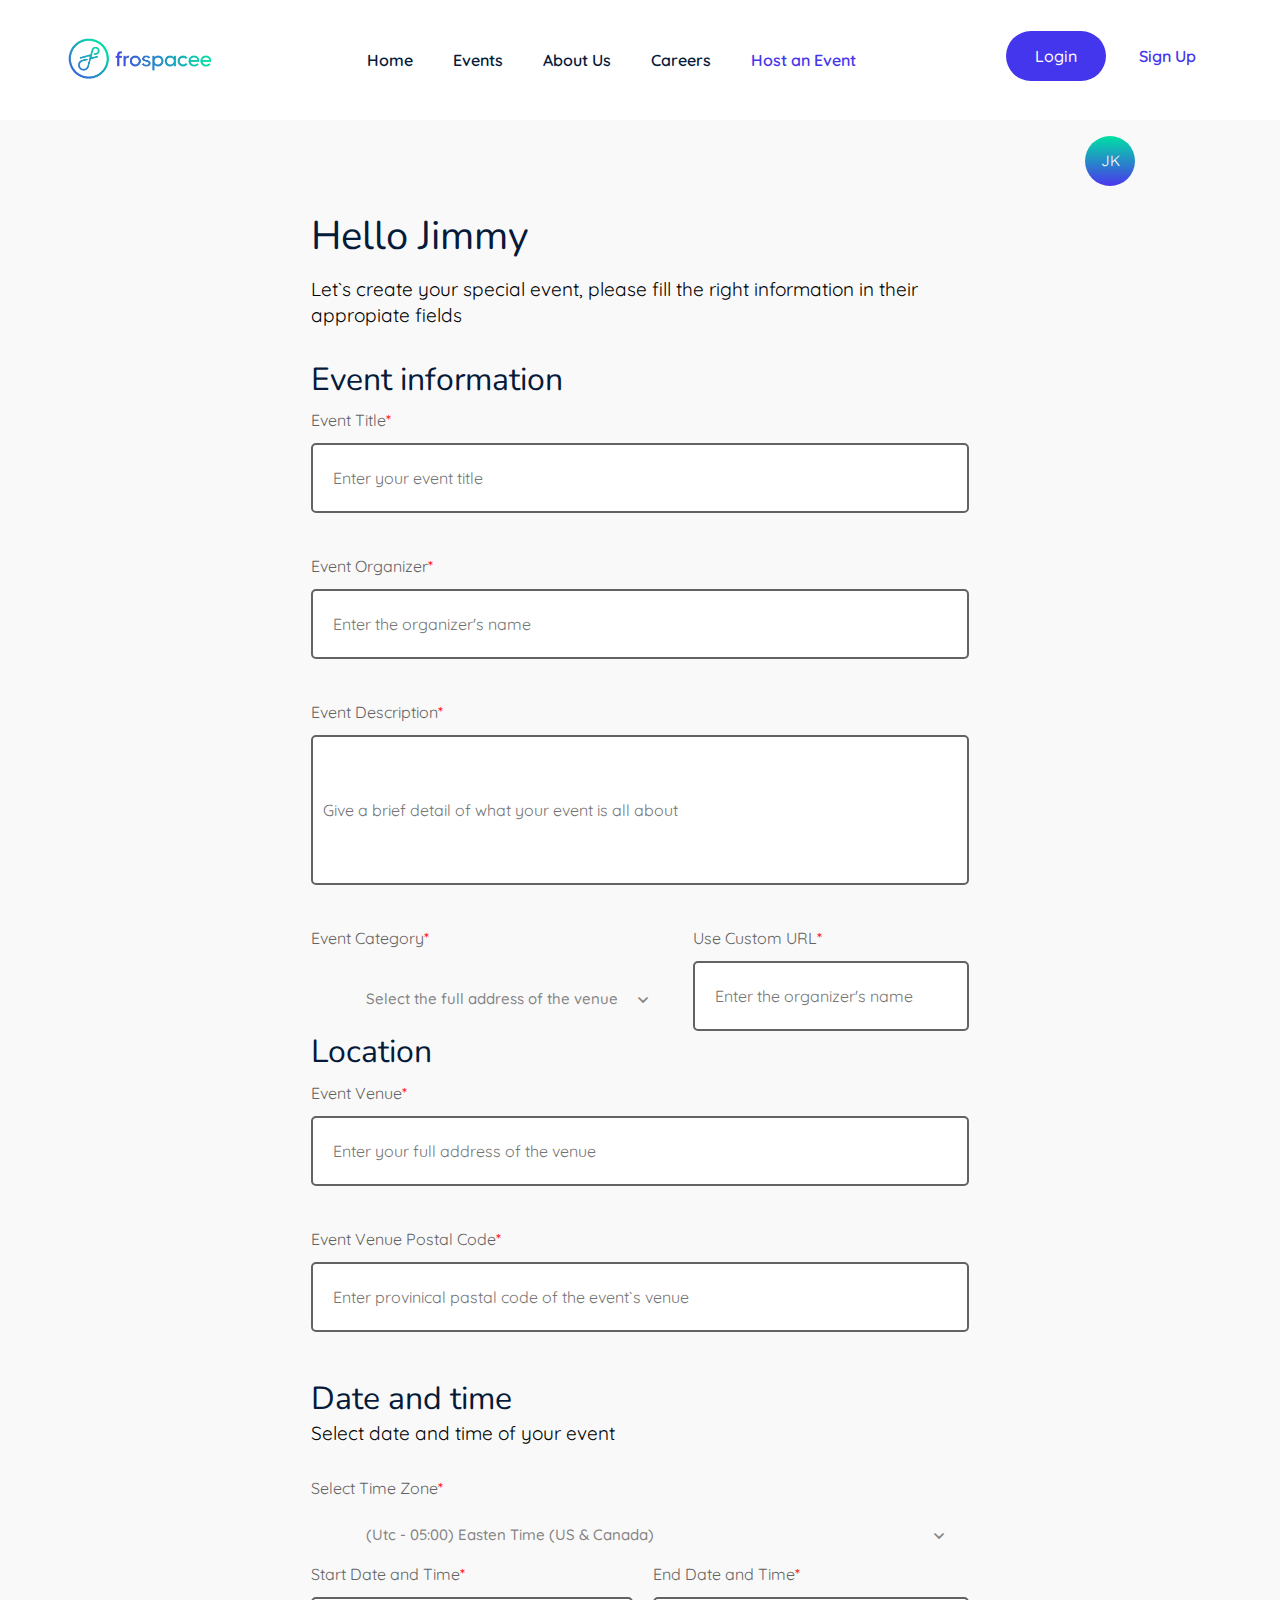
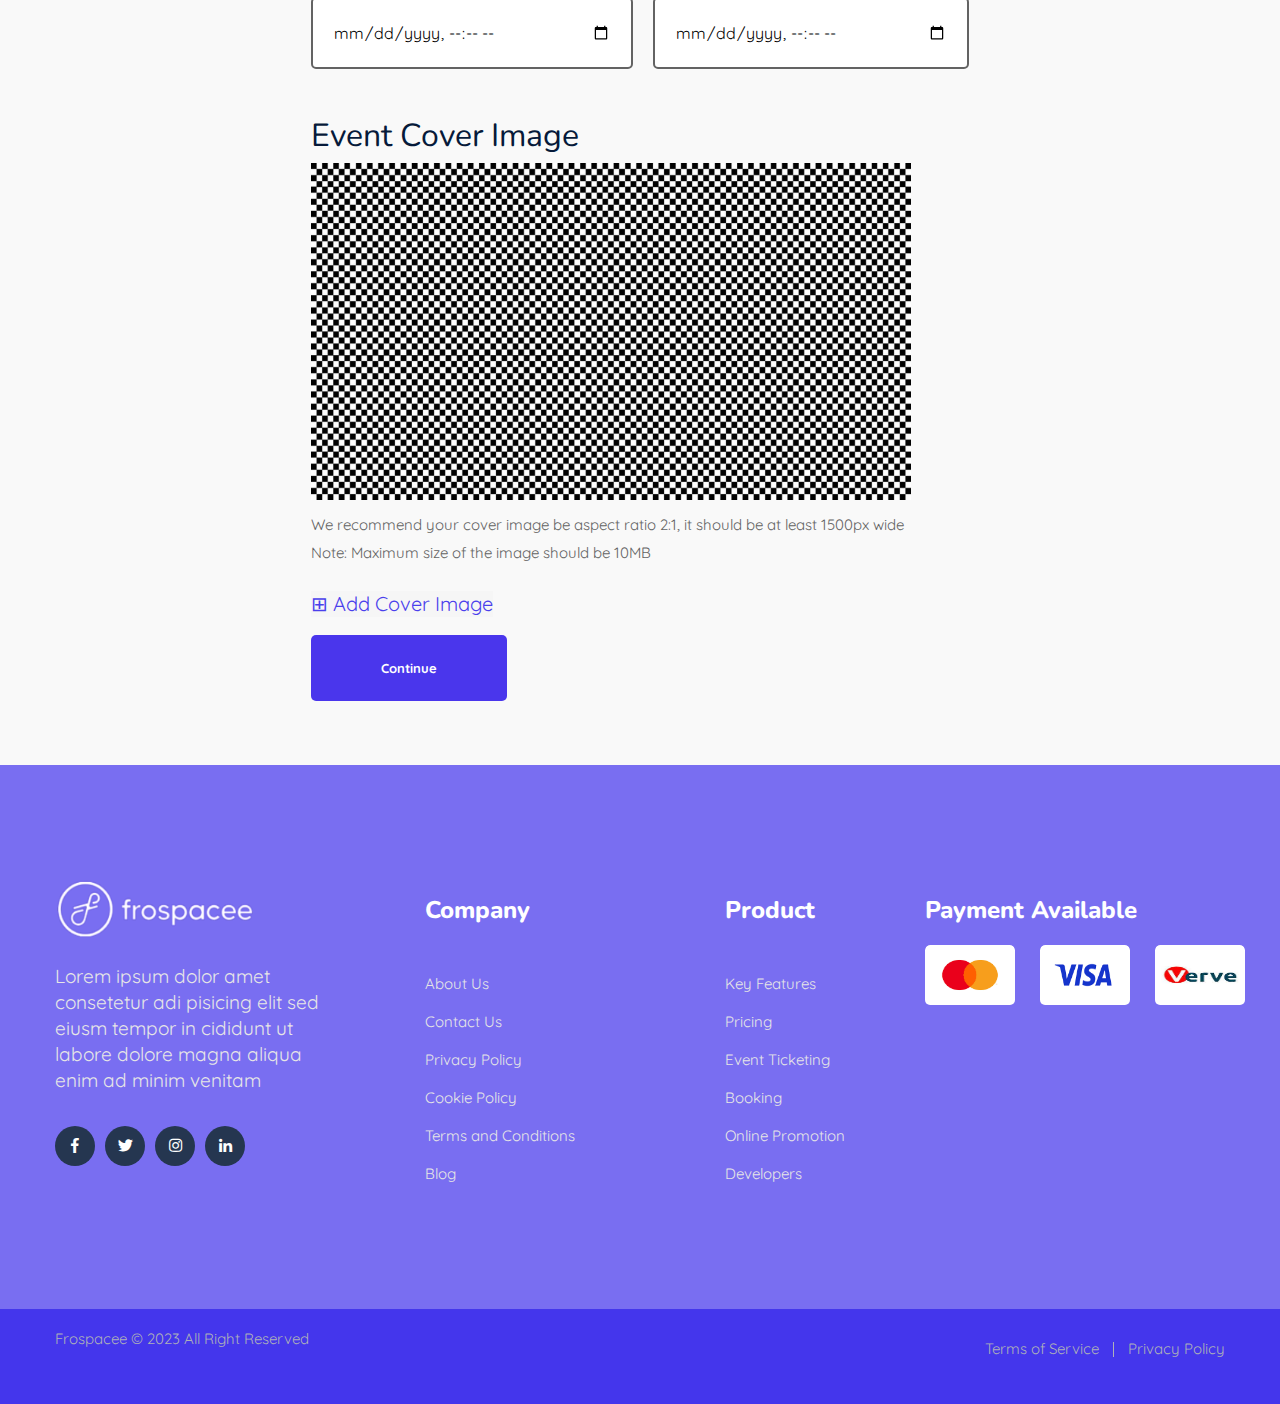
<file: create_event.html>
<!DOCTYPE html>
<html lang="en">
  <head>
    <meta charset="utf-8" />
    <meta http-equiv="X-UA-Compatible" content="IE=edge" />
    <meta
      name="viewport"
      content="width=device-width, initial-scale=1.0, maximum-scale=1.0, user-scalable=0"
    />

    <title>FROSPACEE</title>

    <!-- Fav Icon -->
    <link rel="icon" href="assets/images/favicon.ico" type="image/x-icon" />

    <!-- Google Fonts -->
    <link
      href="https://fonts.googleapis.com/css2?family=Nunito:ital,wght@0,300;0,400;0,600;0,700;0,800;0,900;1,300;1,400;1,600;1,700;1,800;1,900&display=swap"
      rel="stylesheet"
    />
    <link
      href="https://fonts.googleapis.com/css2?family=Quicksand:wght@300;400;500;600;700&display=swap"
      rel="stylesheet"
    />

    <!-- Stylesheets -->
    <link href="assets/css/font-awesome-all.css" rel="stylesheet" />
    <link href="assets/css/flaticon.css" rel="stylesheet" />
    <link href="assets/css/owl.css" rel="stylesheet" />
    <link href="assets/css/bootstrap.css" rel="stylesheet" />
    <link href="assets/css/jquery.fancybox.min.css" rel="stylesheet" />
    <link href="assets/css/animate.css" rel="stylesheet" />
    <link href="assets/css/nice-select.css" rel="stylesheet" />
    <link href="assets/css/color.css" rel="stylesheet" />
    <link href="assets/css/style.css" rel="stylesheet" />
    <link href="assets/css/responsive.css" rel="stylesheet" />
    <link
      rel="stylesheet"
      href="https://cdnjs.cloudflare.com/ajax/libs/font-awesome/6.4.0/css/all.min.css"
      integrity="sha512-iecdLmaskl7CVkqkXNQ/ZH/XLlvWZOJyj7Yy7tcenmpD1ypASozpmT/E0iPtmFIB46ZmdtAc9eNBvH0H/ZpiBw=="
      crossorigin="anonymous"
      referrerpolicy="no-referrer"
    />
  </head>

  <!-- page wrapper -->
  <body>
    <div class="boxed_wrapper">
      <!-- preloader -->
      <div class="preloader"></div>
      <!-- preloader -->

      <!-- main header -->
      <header class="main-header">
        <!-- header-lower -->
        <div class="header-lower">
          <div class="auto-container">
            <div class="outer-box">
              <div class="logo-box">
                <figure class="logo">
                  <a href="index.html"
                    ><img src="assets/images/logo.png" alt=""
                  /></a>
                </figure>
              </div>
              <div class="menu-area">
                <!--Mobile Navigation Toggler-->
                <div class="mobile-nav-toggler">
                  <i class="icon-bar"></i>
                  <i class="icon-bar"></i>
                  <i class="icon-bar"></i>
                </div>
                <nav class="main-menu navbar-expand-md navbar-light">
                  <div
                    class="collapse navbar-collapse show clearfix"
                    id="navbarSupportedContent"
                  >
                    <ul class="navigation clearfix">
                      <li class="dropdown">
                        <a href="index.html">Home</a>
                      </li>
                      <li class="dropdown">
                        <a href="events.html">Events</a>
                      </li>
                      <li class="dropdown">
                        <a href="about.html">About Us</a>
                      </li>
                      <li class="dropdown">
                        <a href="index.html">Careers</a>
                      </li>
                      <li class="current dropdown">
                        <a href="create_event.html">Host an Event</a>
                      </li>
                    </ul>
                  </div>
                </nav>
              </div>

              <div class="btn-box">
                <a href="login.html" class="theme-btn-one">Login</a>
                <a href="signup.html" class="sign-up-btn">Sign Up</a>
              </div>
            </div>
          </div>
        </div>

        <!--sticky Header-->
        <div class="sticky-header">
          <div class="auto-container">
            <div class="outer-box">
              <div class="logo-box">
                <figure class="logo">
                  <a href="index.html"
                    ><img src="assets/images/logo.png" alt=""
                  /></a>
                </figure>
              </div>
              <div class="menu-area">
                <nav class="main-menu clearfix">
                  <!--Keep This Empty / Menu will come through Javascript-->
                </nav>
              </div>
              <div class="btn-box">
                <a href="" class="theme-btn-one">Login</a>
                <a href="" class="sign-up-btn">Sign Up</a>
              </div>
            </div>
          </div>
        </div>
      </header>
      <!-- main-header end -->

      <!-- Mobile Menu  -->
      <div class="mobile-menu">
        <div class="menu-backdrop"></div>
        <div class="close-btn"><i class="fas fa-times"></i></div>

        <nav class="menu-box">
          <div class="nav-logo">
            <a href="index.html"
              ><img src="assets/images/logo.png" alt="" title=""
            /></a>
          </div>
          <div class="menu-outer">
            <!--Here Menu Will Come Automatically Via Javascript / Same Menu as in Header-->
          </div>
          <div class="contact-info">
            <h4>Contact Info</h4>
            <ul>
              <li>Chicago 12, Melborne City, USA</li>
              <li><a href="tel:+8801682648101">+88 01682648101</a></li>
              <li><a href="mailto:info@example.com">info@example.com</a></li>
            </ul>
          </div>
          <div class="social-links">
            <ul class="clearfix">
              <li>
                <a href="index.html"><span class="fab fa-twitter"></span></a>
              </li>
              <li>
                <a href="index.html"
                  ><span class="fab fa-facebook-square"></span
                ></a>
              </li>
              <li>
                <a href="index.html"
                  ><span class="fab fa-pinterest-p"></span
                ></a>
              </li>
              <li>
                <a href="index.html"><span class="fab fa-instagram"></span></a>
              </li>
              <li>
                <a href="index.html"><span class="fab fa-youtube"></span></a>
              </li>
            </ul>
          </div>
        </nav>
      </div>
      <!-- End Mobile Menu -->
      <div style="background-color: #f9f9f9">
        <div class="user-options pt-3">
          <div class="logo-search-container">
            <div class="dropdown">
              <div class="c"><span>JK</span></div>
              <div class="dropdown-content">
                <p>Account</p>
                <p>Event history</p>
              </div>
            </div>
          </div>
        </div>

        <div class="container">
          <form action="" class="create_event">
            <h1>Hello Jimmy</h1>

            <p class="mt-3">
              Let`s create your special event, please fill the right information
              in their appropiate fields
            </p>
            <div class="title">
              <h2 class="pt-2 pb-2">Event information</h2>
            </div>

            <label>Event Title</label>
            <input
              type="text"
              id="Title"
              placeholder="Enter your event title"
              required
            />

            <label>Event Organizer</label>
            <input
              type="text"
              id="Organizer"
              placeholder="Enter the organizer's name"
              required
            />

            <label>Event Description</label>
            <input
              type="text"
              id="Description"
              placeholder="Give a brief detail of what your event is all about"
              required
            />

            <div class="inline-selects">
              <div class="Selection">
                <label for="Quantity">Event Category</label>
                <select id="quantity">
                  <option value="">Select the full address of the venue</option>
                  <option value="bank 1">bank 1</option>
                  <option value="bank 2">bank 2</option>
                  <option value="bank 3">bank 3</option>
                  <option value="bank 4">bank 4</option>
                  <option value="bank 5">bank 5</option>
                </select>
              </div>

              <div class="Selection">
                <label>Use Custom URL</label>
                <input
                  type="text"
                  id="Title"
                  placeholder="Enter the organizer's name"
                  required
                />
              </div>
            </div>

            <div class="title">
              <h2 class="pt-2 pb-2">Location</h2>
            </div>

            <label>Event Venue</label>
            <input
              type="text"
              id="Venue"
              placeholder="Enter your full address of the venue"
              required
            />

            <label>Event Venue Postal Code</label>
            <input
              type="text"
              id="Postal"
              placeholder="Enter provinical pastal code of the event`s venue"
              required
            />

            <div class="title">
              <h2 class="pt-2 pb-2">Date and time</h2>
              <p class="pt-1 pb-1">Select date and time of your event</p>
            </div>

            <label for="select time">Select Time Zone</label>
            <select id="time">
              <option value="">(Utc - 05:00) Easten Time (US & Canada)</option>
              <option value="bank 1">Zone 1</option>
              <option value="bank 2">Zone 2</option>
              <option value="bank 3">Zone 3</option>
              <option value="bank 4">Zone 4</option>
              <option value="bank 5">Zone 5</option>
            </select>

            <div class="inline-selects">
              <div class="time">
                <label for="event-datetime">Start Date and Time</label>
                <input
                  type="datetime-local"
                  id="event-datetime"
                  name="event-datetime"
                />
              </div>

              <div class="time">
                <label for="event-datetime">End Date and Time</label>
                <input
                  type="datetime-local"
                  id="event-datetime"
                  name="event-datetime"
                />
              </div>
            </div>

            <div class="title">
              <h2 class="pt-2 pb-2">Event Cover Image</h2>

              <img src="assets/images/dote.jpg" />

              <p>
                <span>
                  We recommend your cover image be aspect ratio 2:1, it should
                  be at least 1500px wide<br />
                  Note: Maximum size of the image should be 10MB
                </span>
              </p>

              <button id="img">&#8862; Add Cover Image</button>
              <div class="button mt-3">
                <button id="next">Continue</button>
              </div>
            </div>
          </form>
        </div>
      </div>
      <!-- main-footer -->
      <footer class="main-footer">
        <div
          class="footer-top"
          style="background-image: url(assets/images/footer.jpg)"
        >
          <div class="auto-container">
            <div class="widget-section">
              <div class="row clearfix">
                <div class="col-lg-3 col-md-6 col-sm-12 footer-column">
                  <div class="footer-widget logo-widget">
                    <figure class="footer-logo">
                      <a href="index.html"
                        ><img src="assets/images/logo-white.png" alt=""
                      /></a>
                    </figure>
                    <div class="text">
                      <p>
                        Lorem ipsum dolor amet consetetur adi pisicing elit sed
                        eiusm tempor in cididunt ut labore dolore magna aliqua
                        enim ad minim venitam
                      </p>
                    </div>
                    <ul class="social-links clearfix">
                      <li>
                        <a href="index.html"
                          ><i class="fab fa-facebook-f"></i
                        ></a>
                      </li>
                      <li>
                        <a href="index.html"><i class="fab fa-twitter"></i></a>
                      </li>
                      <li>
                        <a href="index.html"
                          ><i class="fab fa-instagram"></i
                        ></a>
                      </li>

                      <li>
                        <a href="index.html"
                          ><i class="fab fa-linkedin-in"></i
                        ></a>
                      </li>
                    </ul>
                  </div>
                </div>
                <div class="col-lg-3 col-md-6 col-sm-12 footer-column">
                  <div class="footer-widget links-widget ml-70">
                    <div class="widget-title">
                      <h3>Company</h3>
                    </div>
                    <div class="widget-content">
                      <ul class="links-list clearfix">
                        <li><a href="index.html">About Us</a></li>
                        <li><a href="index.html">Contact Us</a></li>
                        <li><a href="index.html">Privacy Policy</a></li>
                        <li><a href="index.html">Cookie Policy</a></li>
                        <li><a href="index.html">Terms and Conditions</a></li>
                        <li><a href="index.html">Blog</a></li>
                      </ul>
                    </div>
                  </div>
                </div>
                <div class="col-lg-3 col-md-6 col-sm-12 footer-column">
                  <div class="footer-widget links-widget ml-70">
                    <div class="widget-title">
                      <h3>Product</h3>
                    </div>
                    <div class="widget-content">
                      <ul class="links-list clearfix">
                        <li><a href="index.html">Key Features</a></li>
                        <li><a href="index.html">Pricing</a></li>
                        <li><a href="index.html">Event Ticketing</a></li>
                        <li><a href="index.html">Booking</a></li>
                        <li><a href="index.html">Online Promotion</a></li>
                        <li><a href="index.html">Developers</a></li>
                      </ul>
                    </div>
                  </div>
                </div>
                <div class="col-lg-3 col-md-6 col-sm-12 footer-column">
                  <div class="footer-widget post-widget">
                    <div class="widget-title">
                      <h3>Payment Available</h3>
                    </div>
                    <div class="post-inner">
                      <div class="post">
                        <figure class="post-thumb">
                          <img src="assets/images/mastercard.png" alt="" />
                        </figure>
                      </div>
                      <div class="post">
                        <figure class="post-thumb">
                          <img src="assets/images/visa.png" alt="" />
                        </figure>
                      </div>
                      <div class="post">
                        <figure class="post-thumb">
                          <img src="assets/images/verve.jpg" alt="" />
                        </figure>
                      </div>
                    </div>
                  </div>
                </div>
              </div>
            </div>
          </div>
        </div>
        <div class="footer-bottom">
          <div class="auto-container">
            <div class="footer-inner clearfix">
              <div class="copyright pull-left">
                <p>
                  <a href="index.html">Frospacee</a> &copy; 2023 All Right
                  Reserved
                </p>
              </div>
              <ul class="footer-nav pull-right clearfix">
                <li><a href="index.html">Terms of Service</a></li>
                <li><a href="index.html">Privacy Policy</a></li>
              </ul>
            </div>
          </div>
        </div>
      </footer>
      <!-- main-footer end -->

      <!--Scroll to top-->
      <button class="scroll-top scroll-to-target" data-target="html">
        <span class="fa-solid fa-long-arrow-up"></span>
      </button>
    </div>

    <!-- jequery plugins -->
    <script src="assets/js/jquery.js"></script>
    <script src="assets/js/popper.min.js"></script>
    <script src="assets/js/bootstrap.min.js"></script>
    <script src="assets/js/owl.js"></script>
    <script src="assets/js/wow.js"></script>
    <script src="assets/js/validation.js"></script>
    <script src="assets/js/jquery.fancybox.js"></script>
    <script src="assets/js/appear.js"></script>
    <script src="assets/js/scrollbar.js"></script>
    <script src="assets/js/jquery.nice-select.min.js"></script>

    <!-- main-js -->
    <script src="assets/js/script.js"></script>
  </body>
  <!-- End of .page_wrapper -->
</html>
</file>
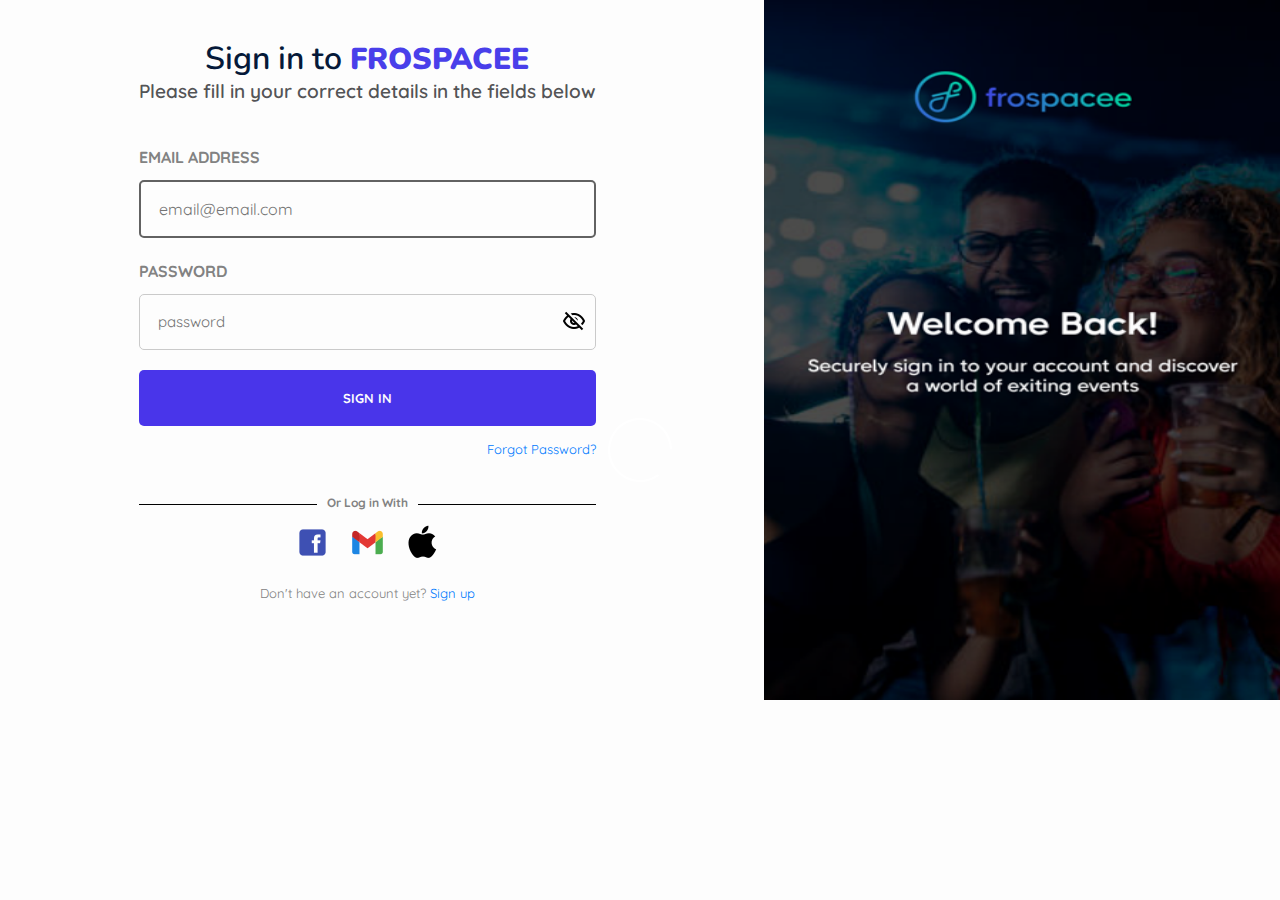
<file: login.html>
<!DOCTYPE html>
<html lang="en">
  <head>
    <meta charset="utf-8" />
    <meta http-equiv="X-UA-Compatible" content="IE=edge" />
    <meta
      name="viewport"
      content="width=device-width, initial-scale=1.0, maximum-scale=1.0, user-scalable=0"
    />

    <title>FROSPACEE</title>

    <!-- Fav Icon -->
    <link rel="icon" href="assets/images/favicon.ico" type="image/x-icon" />

    <!-- Google Fonts -->
    <link
      href="https://fonts.googleapis.com/css2?family=Nunito:ital,wght@0,300;0,400;0,600;0,700;0,800;0,900;1,300;1,400;1,600;1,700;1,800;1,900&display=swap"
      rel="stylesheet"
    />
    <link
      href="https://fonts.googleapis.com/css2?family=Quicksand:wght@300;400;500;600;700&display=swap"
      rel="stylesheet"
    />

    <!-- Stylesheets -->
    <link href="assets/css/font-awesome-all.css" rel="stylesheet" />
    <link href="assets/css/flaticon.css" rel="stylesheet" />
    <link href="assets/css/owl.css" rel="stylesheet" />
    <link href="assets/css/bootstrap.css" rel="stylesheet" />
    <link href="assets/css/jquery.fancybox.min.css" rel="stylesheet" />
    <link href="assets/css/animate.css" rel="stylesheet" />
    <link href="assets/css/nice-select.css" rel="stylesheet" />
    <link href="assets/css/color.css" rel="stylesheet" />
    <link href="assets/css/style.css" rel="stylesheet" />
    <link href="assets/css/responsive.css" rel="stylesheet" />
    <link
      rel="stylesheet"
      href="https://cdnjs.cloudflare.com/ajax/libs/font-awesome/6.4.0/css/all.min.css"
      integrity="sha512-iecdLmaskl7CVkqkXNQ/ZH/XLlvWZOJyj7Yy7tcenmpD1ypASozpmT/E0iPtmFIB46ZmdtAc9eNBvH0H/ZpiBw=="
      crossorigin="anonymous"
      referrerpolicy="no-referrer"
    />
  </head>

  <!-- page wrapper -->
  <body>
    <div class="boxed_wrapper">
      <!-- preloader -->
      <div class="preloader"></div>
      <!-- preloader -->

      <div class="login-container">
        <div class="row clearfix">
          <div class="col-lg-7 col-md-6">
            <div class="login-section">
              <div class="login-form">
                <h2>
                  Sign in to
                  <a href="index.html"><span id="frospacee">Frospacee</span></a>
                </h2>
                <p>Please fill in your correct details in the fields below</p>
                <form>
                  <label for="email">EMAIL ADDRESS</label>
                  <input
                    type="text"
                    id="email"
                    name="username"
                    placeholder=" email@email.com"
                    required
                  />

                  <label for="password">PASSWORD</label>
                  <div class="password-toggle">
                    <input
                      type="password"
                      id="password"
                      name="password"
                      placeholder=" password"
                      required
                    />
                    <img
                      class="toggle-icon"
                      src="assets/images/login/hiddeye.png"
                      alt="Toggle Password"
                    />
                  </div>

                  <button type="submit">SIGN IN</button>

                  <div class="forgot-password">
                    <a href="#" style="text-decoration: none"
                      >Forgot Password?</a
                    >
                  </div>
                </form>

                <div class="line"><span>Or Log in With</span></div>

                <div class="mini-images">
                  <a href="#"
                    ><img src="assets/images/login/face.png" alt="Image 1"
                  /></a>
                  <a href="#"
                    ><img src="assets/images/login/gmail.png" alt="Image 2"
                  /></a>
                  <a href="#"
                    ><img src="assets/images/login/apple.png" alt="Image 3"
                  /></a>
                </div>

                <div class="signup-link">
                  Don't have an account yet?
                  <a href="signup.html" style="text-decoration: none"
                    >Sign up</a
                  >
                </div>
              </div>
            </div>
          </div>
          <div class="col-lg-5 col-md-6">
            <div class="image-section">
              <a href="index.html"
                ><img
                  src="assets/images/login/12.png"
                  alt="a"
                  style="height: 700px"
              /></a>
            </div>
          </div>
        </div>
      </div>

      <!--Scroll to top-->
      <!-- <button class="scroll-top scroll-to-target" data-target="html">
        <span class="fa-solid fa-long-arrow-up"></span>
      </button> -->
    </div>

    <!-- jequery plugins -->
    <script src="assets/js/jquery.js"></script>
    <script src="assets/js/popper.min.js"></script>
    <script src="assets/js/bootstrap.min.js"></script>
    <script src="assets/js/owl.js"></script>
    <script src="assets/js/wow.js"></script>
    <script src="assets/js/validation.js"></script>
    <script src="assets/js/jquery.fancybox.js"></script>
    <script src="assets/js/appear.js"></script>
    <script src="assets/js/scrollbar.js"></script>
    <script src="assets/js/jquery.nice-select.min.js"></script>

    <!-- main-js -->
    <script src="assets/js/script.js"></script>
    <script>
      const passwordField = document.getElementById("password");
      const toggleIcon = document.querySelector(".toggle-icon");

      toggleIcon.addEventListener("click", function () {
        if (passwordField.type === "password") {
          passwordField.type = "text";
          toggleIcon.src = "assets/images/login/eye.png";
        } else {
          passwordField.type = "password";
          toggleIcon.src = "assets/images/login/hiddeye.png";
        }
      });
    </script>
  </body>
  <!-- End of .page_wrapper -->
</html>
</file>
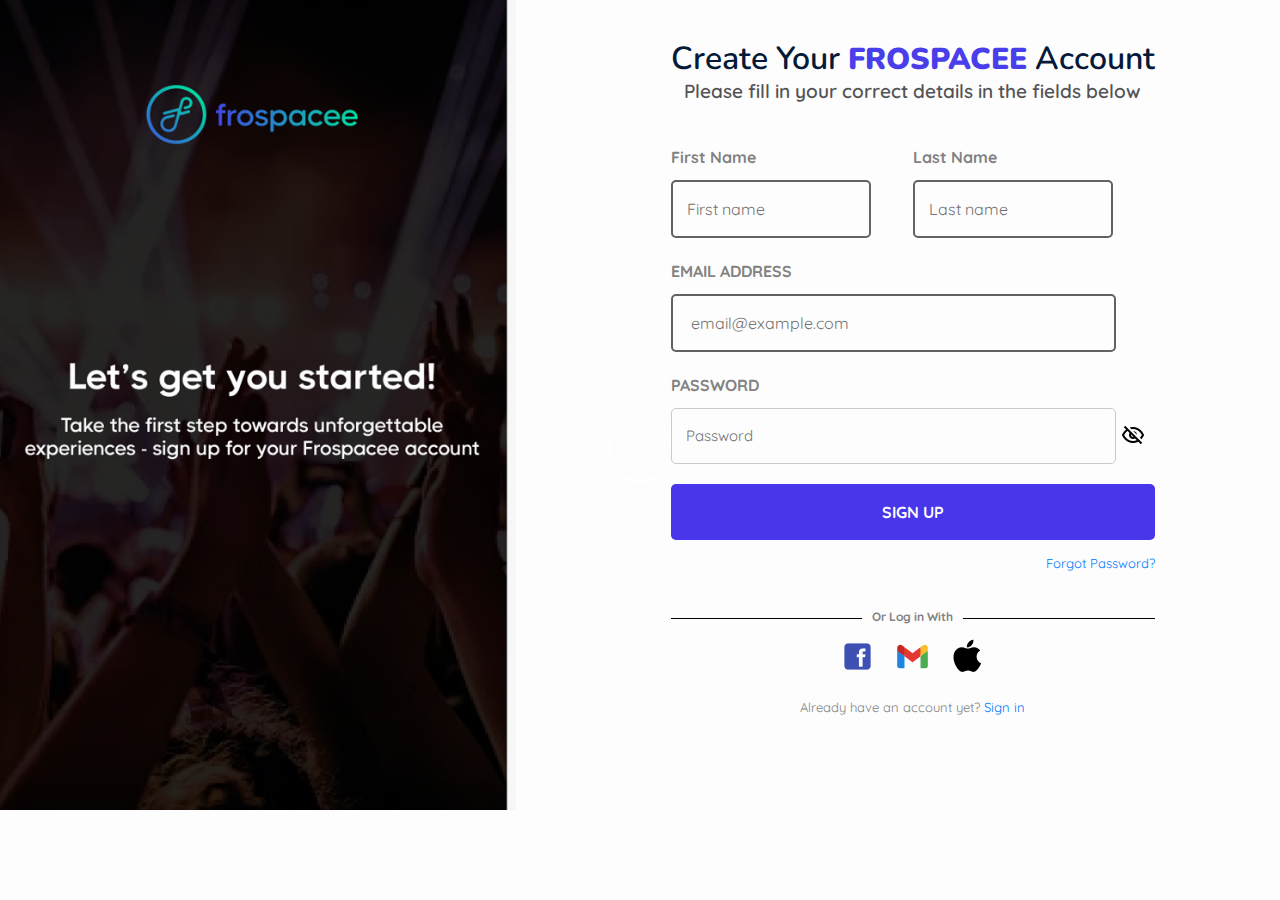
<file: signup.html>
<!DOCTYPE html>
<html lang="en">
  <head>
    <meta charset="utf-8" />
    <meta http-equiv="X-UA-Compatible" content="IE=edge" />
    <meta
      name="viewport"
      content="width=device-width, initial-scale=1.0, maximum-scale=1.0, user-scalable=0"
    />

    <title>FROSPACEE</title>

    <!-- Fav Icon -->
    <link rel="icon" href="assets/images/favicon.ico" type="image/x-icon" />

    <!-- Google Fonts -->
    <link
      href="https://fonts.googleapis.com/css2?family=Nunito:ital,wght@0,300;0,400;0,600;0,700;0,800;0,900;1,300;1,400;1,600;1,700;1,800;1,900&display=swap"
      rel="stylesheet"
    />
    <link
      href="https://fonts.googleapis.com/css2?family=Quicksand:wght@300;400;500;600;700&display=swap"
      rel="stylesheet"
    />

    <!-- Stylesheets -->
    <link href="assets/css/font-awesome-all.css" rel="stylesheet" />
    <link href="assets/css/flaticon.css" rel="stylesheet" />
    <link href="assets/css/owl.css" rel="stylesheet" />
    <link href="assets/css/bootstrap.css" rel="stylesheet" />
    <link href="assets/css/jquery.fancybox.min.css" rel="stylesheet" />
    <link href="assets/css/animate.css" rel="stylesheet" />
    <link href="assets/css/nice-select.css" rel="stylesheet" />
    <link href="assets/css/color.css" rel="stylesheet" />
    <link href="assets/css/style.css" rel="stylesheet" />
    <link href="assets/css/responsive.css" rel="stylesheet" />
    <link
      rel="stylesheet"
      href="https://cdnjs.cloudflare.com/ajax/libs/font-awesome/6.4.0/css/all.min.css"
      integrity="sha512-iecdLmaskl7CVkqkXNQ/ZH/XLlvWZOJyj7Yy7tcenmpD1ypASozpmT/E0iPtmFIB46ZmdtAc9eNBvH0H/ZpiBw=="
      crossorigin="anonymous"
      referrerpolicy="no-referrer"
    />
  </head>

  <!-- page wrapper -->
  <body>
    <div class="boxed_wrapper">
      <!-- preloader -->
      <div class="preloader"></div>
      <!-- preloader -->

  <div class="signup-container">
    <div class="row clearfix">
      <div class="col-lg-5 col-md-6">
        <div class="image-signup-section">
          <img src="assets/images/login/13.png" alt="a" style=" height: 810px;">
        </div>
      </div>
      <div class="col-lg-7 col-md-6">
        <div class="signup-section">
          <div class="signup-form">
            <h2>Create Your <a href="index.html"><span id="frospacee">Frospacee</span></a> Account</h2>
            <p>Please fill in your correct details in the fields below</p>
            <form>
              <div class="name-fields">
                <div class="name-field">
                  <label for="firstName">First Name</label>
                  <input type="text" id="firstName" name="firstName" placeholder="First name" required>
                </div>
                <div class="name-field">
                  <label for="lastName">Last Name</label>
                  <input type="text" id="lastName" name="lastName" placeholder="Last name" required>
                </div>
              </div>
    
              <label for="username">EMAIL ADDRESS</label>
              <input type="text" id="username" name="username" placeholder=" email@example.com" required>
    
              <label for="password">PASSWORD</label>
              <div class="password-toggle">
                <input type="password" id="password" name="password" placeholder="Password" required>
                <img class="toggle-icon" src="assets/images/login/hiddeye.png" alt="Toggle Password">
              </div>
    
              <button type="submit">SIGN UP</button>
    
              <div class="forgot-password">
                <a href="#" style="text-decoration: none">Forgot Password?</a>
              </div>
            </form>
    
            <div class="line"><span>Or Log in With</span></div>
    
            <div class="mini-images">
              <a href="#"><img src="assets/images/login/face.png" alt="Image 1"></a>
              <a href="#"><img src="assets/images/login/gmail.png" alt="Image 2"></a>
              <a href="#"><img src="assets/images/login/apple.png" alt="Image 3"></a>
            </div>
    
            <div class="signup-link">
              Already have an account yet? <a href="login.html" style="text-decoration: none">Sign in</a>
            </div>
          </div>
        </div>
      </div>
    </div>
    

    
  </div>

    <!-- jequery plugins -->
    <script src="assets/js/jquery.js"></script>
    <script src="assets/js/popper.min.js"></script>
    <script src="assets/js/bootstrap.min.js"></script>
    <script src="assets/js/owl.js"></script>
    <script src="assets/js/wow.js"></script>
    <script src="assets/js/validation.js"></script>
    <script src="assets/js/jquery.fancybox.js"></script>
    <script src="assets/js/appear.js"></script>
    <script src="assets/js/scrollbar.js"></script>
    <script src="assets/js/jquery.nice-select.min.js"></script>

    <!-- main-js -->
    <script src="assets/js/script.js"></script>
    <script>
      const passwordField = document.getElementById("password");
      const toggleIcon = document.querySelector(".toggle-icon");

      toggleIcon.addEventListener("click", function () {
        if (passwordField.type === "password") {
          passwordField.type = "text";
          toggleIcon.src = "assets/images/login/eye.png";
        } else {
          passwordField.type = "password";
          toggleIcon.src = "assets/images/login/hiddeye.png";
        }
      });
    </script>
  </body>
  <!-- End of .page_wrapper -->
</html>
</file>
<file: assets/css/flaticon.css>
@font-face {
  font-family: 'icomoon';
  src:  url('../fonts/icomoon.eot?hisr9s');
  src:  url('../fonts/icomoon.eot?hisr9s#iefix') format('embedded-opentype'),
    url('../fonts/icomoon.ttf?hisr9s') format('truetype'),
    url('../fonts/icomoon.woff?hisr9s') format('woff'),
    url('../fonts/icomoon.svg?hisr9s#icomoon') format('svg');
  font-weight: normal;
  font-style: normal;
  font-display: block;
}

[class^="icon-"], [class*=" icon-"] {
  /* use !important to prevent issues with browser extensions that change fonts */
  font-family: 'icomoon' !important;
  speak: never;
  font-style: normal;
  font-weight: normal;
  font-variant: normal;
  text-transform: none;
  line-height: 1;

  /* Better Font Rendering =========== */
  -webkit-font-smoothing: antialiased;
  -moz-osx-font-smoothing: grayscale;
}

.icon-1:before {
  content: "\e900";
}
.icon-2:before {
  content: "\e901";
}
.icon-3:before {
  content: "\e902";
}
.icon-4:before {
  content: "\e903";
}
.icon-5:before {
  content: "\e904";
}
.icon-6:before {
  content: "\e905";
}
.icon-7:before {
  content: "\e906";
}
.icon-8:before {
  content: "\e907";
}
.icon-9:before {
  content: "\e908";
}
.icon-10:before {
  content: "\e909";
}
.icon-11:before {
  content: "\e90a";
}
.icon-12:before {
  content: "\e90b";
}
.icon-13:before {
  content: "\e90c";
}
.icon-14:before {
  content: "\e90d";
}
.icon-15:before {
  content: "\e90e";
}
.icon-16:before {
  content: "\e90f";
}
.icon-17:before {
  content: "\e910";
}
.icon-18:before {
  content: "\e911";
}
.icon-19:before {
  content: "\e912";
}
.icon-20:before {
  content: "\e913";
}
.icon-21:before {
  content: "\e914";
}
.icon-22:before {
  content: "\e915";
}
.icon-23:before {
  content: "\e916";
}
.icon-24:before {
  content: "\e917";
}
.icon-25:before {
  content: "\e918";
}
.icon-26:before {
  content: "\e919";
}
.icon-27:before {
  content: "\e91a";
}
.icon-28:before {
  content: "\e91b";
}
.icon-29:before {
  content: "\e91c";
}
.icon-30:before {
  content: "\e91d";
}
.icon-31:before {
  content: "\e91e";
}
.icon-32:before {
  content: "\e91f";
}
</file>
<file: assets/css/nice-select.css>
.nice-select {
  -webkit-tap-highlight-color: transparent;
  background-color: #fff;
  border-radius: 5px;
  border: solid 1px #e8e8e8;
  box-sizing: border-box;
  clear: both;
  cursor: pointer;
  display: block;
  float: left;
  font-family: inherit;
  font-size: 14px;
  font-weight: normal;
  height: 42px;
  line-height: 40px;
  outline: none;
  padding-left: 18px;
  padding-right: 30px;
  position: relative;
  text-align: left !important;
  -webkit-transition: all 0.2s ease-in-out;
  transition: all 0.2s ease-in-out;
  -webkit-user-select: none;
     -moz-user-select: none;
      -ms-user-select: none;
          user-select: none;
  white-space: nowrap;
  width: auto; }
  .nice-select:hover {
    border-color: #dbdbdb; }
  .nice-select:active, .nice-select.open, .nice-select:focus {
    border-color: #999; }
  .nice-select:after {
    border-bottom: 2px solid #999;
    border-right: 2px solid #999;
    content: '';
    display: block;
    height: 5px;
    margin-top: -4px;
    pointer-events: none;
    position: absolute;
    right: 12px;
    top: 50%;
    -webkit-transform-origin: 66% 66%;
        -ms-transform-origin: 66% 66%;
            transform-origin: 66% 66%;
    -webkit-transform: rotate(45deg);
        -ms-transform: rotate(45deg);
            transform: rotate(45deg);
    -webkit-transition: all 0.15s ease-in-out;
    transition: all 0.15s ease-in-out;
    width: 5px; }
  .nice-select.open:after {
    -webkit-transform: rotate(-135deg);
        -ms-transform: rotate(-135deg);
            transform: rotate(-135deg); }
  .nice-select.open .list {
    opacity: 1;
    pointer-events: auto;
    -webkit-transform: scale(1) translateY(0);
        -ms-transform: scale(1) translateY(0);
            transform: scale(1) translateY(0); }
  .nice-select.disabled {
    border-color: #ededed;
    color: #999;
    pointer-events: none; }
    .nice-select.disabled:after {
      border-color: #cccccc; }
  .nice-select.wide {
    width: 100%; }
    .nice-select.wide .list {
      left: 0 !important;
      right: 0 !important; }
  .nice-select.right {
    float: right; }
    .nice-select.right .list {
      left: auto;
      right: 0; }
  .nice-select.small {
    font-size: 12px;
    height: 36px;
    line-height: 34px; }
    .nice-select.small:after {
      height: 4px;
      width: 4px; }
    .nice-select.small .option {
      line-height: 34px;
      min-height: 34px; }
  .nice-select .list {
    background-color: #fff;
    border-radius: 5px;
    box-shadow: 0 0 0 1px rgba(68, 68, 68, 0.11);
    box-sizing: border-box;
    margin-top: 4px;
    opacity: 0;
    overflow: hidden;
    padding: 0;
    pointer-events: none;
    position: absolute;
    top: 100%;
    left: 0;
    -webkit-transform-origin: 50% 0;
        -ms-transform-origin: 50% 0;
            transform-origin: 50% 0;
    -webkit-transform: scale(0.75) translateY(-21px);
        -ms-transform: scale(0.75) translateY(-21px);
            transform: scale(0.75) translateY(-21px);
    -webkit-transition: all 0.2s cubic-bezier(0.5, 0, 0, 1.25), opacity 0.15s ease-out;
    transition: all 0.2s cubic-bezier(0.5, 0, 0, 1.25), opacity 0.15s ease-out;
    z-index: 9; }
    .nice-select .list:hover .option:not(:hover) {
      background-color: transparent !important; }
  .nice-select .option {
    cursor: pointer;
    font-weight: 400;
    line-height: 40px;
    list-style: none;
    min-height: 40px;
    outline: none;
    padding-left: 18px;
    padding-right: 29px;
    text-align: left;
    -webkit-transition: all 0.2s;
    transition: all 0.2s; }
    .nice-select .option:hover, .nice-select .option.focus, .nice-select .option.selected.focus {
      background-color: #f6f6f6; }
    .nice-select .option.selected {
      font-weight: bold; }
    .nice-select .option.disabled {
      background-color: transparent;
      color: #999;
      cursor: default; }

.no-csspointerevents .nice-select .list {
  display: none; }

.no-csspointerevents .nice-select.open .list {
  display: block; }
</file>
<file: assets/css/color.css>
/* template-color */

.scroll-top {
  background: #4436ec;
}

.theme-btn-one {
  background-color: #4436ec;
}

.main-menu .navigation > li.current > a,
.main-menu .navigation > li:hover > a {
  color: #4436ec !important;
}

.main-menu .navigation > li > ul > li > a:hover,
.main-menu .navigation > li > .megamenu li > a:hover {
  color: #4436ec;
}

.radio-select-box input[type="radio"]:checked + label span {
  border-color: #4436ec;
}

.radio-select-box label span:before {
  background-color: #4436ec;
}

.radio-select-box input[type="radio"]:checked + label {
  color: #4436ec;
}

.banner-section .content-box .input-inner .btn-box button {
  background-color: #4436ec;
}

.main-menu .navigation > li > ul > li > ul > li > a:hover {
  color: #4436ec;
}

.sec-title span {
  color: #4436ec;
}

.category-block-one .inner-box:before {
  background-color: #4436ec;
}

.main-menu .navigation > li > ul,
.main-menu .navigation > li > .megamenu {
  border-top: 2px solid #4436ec;
}

.main-menu .navigation > li > ul > li > ul {
  border-top: 2px solid #4436ec;
}

.feature-block-one .inner-box .image-box .feature {
  background-color: #2dbe6c;
}

.feature-block-one .inner-box .image-box .shape:before {
  background-color: #1b8a4b;
}

.feature-block-one .inner-box .image-box .shape:after {
  background-color: #1b8a4b;
}

.feature-block-one .inner-box .image-box .icon {
  background-color: #4436ec;
}

.feature-block-one .inner-box .image-box .icon .icon-shape {
  background-color: #e42828;
}

.feature-block-one .inner-box .image-box .icon:before {
  background-color: #4436ec;
}

.feature-block-one .inner-box .image-box .icon:after {
  background-color: #4436ec;
}

.feature-block-one .inner-box .image-box .rating li {
  color: #ffab01;
}

.feature-block-one .inner-box .image-box h5 {
  color: #4436ec;
}

.feature-block-one .inner-box .image-box .rating li a:hover {
  color: #4436ec;
}

.feature-block-one .inner-box .lower-content .author-box .inner h6 i {
  background-color: #2dbe6c;
}

.feature-block-one .inner-box .lower-content .author-box .inner span {
  background-color: #7360ff;
}

.feature-block-one .inner-box .lower-content .category i {
  color: #4436ec;
}

.dots-style-one .owl-dots .owl-dot.active span,
.dots-style-one .owl-dots .owl-dot span:hover {
  background-color: #4436ec;
}

.nav-style-one .owl-prev:hover,
.nav-style-one .owl-next:hover {
  background-color: #4436ec;
}

.feature-block-one .inner-box .lower-content h3 a:hover {
  color: #4436ec;
}

.feature-block-one .inner-box .lower-content .rating li {
  color: #ffab01;
}

.feature-block-one .inner-box .lower-content .rating li a:hover {
  color: #4436ec;
}

.feature-block-one .inner-box .lower-content .lower-box h5 {
  color: #4436ec;
}

.feature-block-one .inner-box .lower-content .lower-box .react-box li a:hover {
  color: #4436ec;
}

.place-block-one .inner-box .lower-content .inner h3 a:hover {
  color: #4436ec;
}

.pricing-block-one .pricing-table .table-content .list li:before {
  background-color: #4436ec;
}

.pricing-block-one .pricing-table .table-footer a:hover {
  background-color: #4436ec;
}

.pricing-block-one.active .pricing-table .table-footer a {
  background-color: #4436ec;
}

.download-section .content_block_1 .content-box span.upper-text {
  background-color: #7360ff;
}

.tabs-box .tab-btn-box .tab-btns li:before {
  background-color: #4436ec;
}

.tabs-box .tab-btn-box .tab-btns li.active-btn {
  color: #4436ec;
}

.news-block-one .inner-box .lower-content .category {
  color: #4436ec;
}

.news-block-one .inner-box .lower-content h3 a:hover {
  color: #4436ec;
}

.news-block-one .inner-box .lower-content .post-info a:hover {
  color: #4436ec;
}

.subscribe-section .text .icon-box {
  color: #4436ec;
}

.subscribe-section .subscribe-form .form-group input:focus {
  border-color: #4436ec !important;
}

.footer-top .logo-widget .social-links li a:hover {
  background-color: #4436ec;
}

.footer-top .links-widget .links-list li a:before {
  background-color: #4436ec;
}

.footer-top .links-widget .links-list li a:hover {
  color: #4436ec;
}

.footer-top .post-widget .post-inner .post .post-thumb:before {
  background-color: #4436ec;
}

.footer-top .post-widget .post-inner .post h5 a:hover {
  color: #4436ec;
}

.footer-top .contact-widget .info-list li a:hover {
  color: #4436ec;
}

.footer-top .contact-widget .info-list li i {
  color: #4436ec;
}

.footer-bottom .copyright p a:hover {
  color: #4436ec;
}

.footer-bottom .footer-nav li a:hover {
  color: #4436ec;
}

.banner-section.style-two
  .radio-select-box
  input[type="radio"]:checked
  + label {
  background-color: #4436ec;
}

.content_block_2 .content-box .inner-box .single-item .icon-box:before {
  background-color: #4436ec;
}

.feature-block-one .inner-box .lower-content h4 a:hover {
  color: #4436ec;
}

.main-header.style-three .header-lower .theme-btn-one:hover {
  color: #4436ec !important;
}

.feature-style-three .feature-block-one .inner-box .image-box .feature-2 {
  background-color: #2dbe6c;
}

.feature-style-three
  .feature-block-one
  .inner-box
  .image-box
  .feature-2:before {
  background-color: #1b8a4b;
}

.header-top .top-inner .info-list li a:hover {
  color: #4436ec;
}

.header-top .top-inner .info-list li i {
  color: #4436ec;
}

.header-top .top-inner .right-column .social-links li a:hover {
  color: #4436ec;
}

.header-top .top-inner .right-column .sign-in a i {
  color: #4436ec;
}

.header-top .top-inner .right-column .sign-in a:hover {
  color: #4436ec;
}

.category-block-two .inner-box .image-box {
  background-color: #7360ff;
}

.category-block-two .inner-box .lower-content span {
  background-color: #7360ff;
}

.category-block-two .inner-box .lower-content h4 a:hover {
  color: #4436ec;
}

.page-title .content-box .bread-crumb li a:hover {
  color: #4436ec;
}

.search-box-inner .input-inner .btn-box button {
  background-color: #4436ec;
}

.default-sidebar .sidebar-category .category-list li a.current:before {
  color: #4436ec;
  border-color: #4436ec;
}

.default-sidebar .sidebar-search .search-form .form-group input:focus + button,
.default-sidebar .sidebar-search .search-form .form-group button:hover {
  color: #4436ec;
}

.default-sidebar .sidebar-search .search-form .form-group input:focus {
  border-color: #4436ec !important;
}

.default-sidebar .price-filter .price-range .form-group input:focus {
  border-color: #4436ec !important;
}

.category-details-content .item-shorting .menu-box button.on {
  background-color: #4436ec;
  border-color: #4436ec;
}

.pagination li a:hover,
.pagination li a.current {
  background-color: #4436ec;
  border-color: #4436ec;
}

.pagination li:first-child a:hover,
.pagination li:last-child a:hover {
  color: #4436ec;
}

.page-title-2 .content-box .category i {
  color: #4436ec;
}

.page-title-2 .info-box .left-column h4 i {
  background-color: #2dbe6c;
}

.page-title-2 .info-box .left-column span.sell {
  background-color: #7360ff;
}

.page-title-2 .info-box .left-column .rating li {
  color: #ffab01;
}

.page-title-2 .info-box .left-column .rating li a:hover {
  color: #4436ec;
}

.page-title-2 .info-box .left-column h5 {
  color: #4436ec;
}

.page-title-2 .info-box .right-column .links-list li a:hover {
  color: #4436ec;
}

.page-title-2
  .info-box
  .right-column
  .links-list
  li.share-option
  ul
  li
  a:hover {
  color: #4436ec;
}

.add-details-content .single-box .list-item li:before {
  background-color: #4436ec;
}

.add-details-content .content-five .review-form .form-group .rating li {
  color: #ffad08;
}

.add-details-content .content-five .review-form .form-group input:focus,
.add-details-content .content-five .review-form .form-group textarea:focus {
  border-color: #4436ec !important;
}

.process-block-one .inner-box .text .icon-box {
  color: #4436ec;
}

.process-section .inner-content:before {
  background-color: #4436ec;
}

.stores-block-one .inner-box .rating li {
  color: #ffab01;
}

.stores-block-one .inner-box .icon-box:after {
  background-color: #2dbe6c;
}

.stores-block-one .inner-box h4 a:hover {
  color: #4436ec;
}

.default-sidebar .ads-agency .upper-box .rating li {
  color: #ffab01;
}

.default-sidebar .ads-agency .upper-box .icon-box:after {
  background-color: #2dbe6c;
}

.default-sidebar .ads-agency .text .phone-box a i {
  color: #4436ec;
}

.default-sidebar .ads-agency .text .phone-box a:hover {
  color: #4436ec;
}

.default-sidebar .about-store .content-box .social-links li:first-child a {
  background-color: #3b5998;
}

.default-sidebar .about-store .content-box .social-links li:nth-child(2) a {
  background-color: #1da1f2;
}

.default-sidebar .about-store .content-box .social-links li:nth-child(3) a {
  background-color: #dd2a7b;
}

.default-sidebar .about-store .content-box .social-links li:nth-child(4) a {
  background-color: #007bb5;
}

.default-sidebar .about-store .content-box .social-links li:last-child a {
  background-color: #ea4335;
}

.accordion-box .block .acc-btn.active h5 {
  color: #4436ec;
}

.accordion-box .block .acc-btn.active .icon-outer:before {
  color: #4436ec;
}

.accordion-box .block .acc-content .text .list-item li:before {
  background-color: #4436ec;
}

.faq-sidebar .submit-form form .form-group input:focus,
.faq-sidebar .submit-form form .form-group textarea:focus {
  border-color: #4436ec !important;
}

.login-section .inner-container .inner-box form .form-group .text a:hover {
  color: #4436ec;
}

.login-section .inner-container .inner-box form .form-group input:focus {
  border-color: #4436ec !important;
}

.login-section
  .inner-container
  .inner-box
  .other-content
  .social-links
  li:first-child
  a
  i {
  color: #466ca9;
}

.login-section
  .inner-container
  .inner-box
  .other-content
  .social-links
  li:last-child
  a
  i {
  color: #dd4b39;
}

.login-section
  .inner-container
  .inner-box
  .other-content
  .social-links
  li
  a:hover {
  background-color: #4436ec;
}

.login-section .inner-container .inner-box .othre-text p a {
  color: #4436ec;
}

.contact-section .contact-info-inner .single-box .list li a:hover {
  color: #4436ec;
}

.contact-section
  .contact-info-inner
  .single-box
  .social-links
  li:first-child
  a {
  background-color: #466ca9;
}

.contact-section
  .contact-info-inner
  .single-box
  .social-links
  li:nth-child(2)
  a {
  background-color: #dd4b39;
}

.contact-section
  .contact-info-inner
  .single-box
  .social-links
  li:nth-child(3)
  a {
  background-color: #55acee;
}

.contact-section .contact-info-inner .single-box .social-links li:last-child a {
  background-color: #0077b5;
}

.default-form .form-group input:focus,
.default-form .form-group textarea:focus {
  border-color: #4436ec !important;
}

.blog-sidebar .search-widget .search-form .form-group button {
  background-color: #4436ec;
}

.blog-sidebar .social-box .social-links li:first-child a {
  background-color: #466ca9;
}

.blog-sidebar .social-box .social-links li:nth-child(2) a {
  background-color: #dd4b39;
}

.blog-sidebar .social-box .social-links li:nth-child(3) a {
  background-color: #55acee;
}

.blog-sidebar .social-box .social-links li:nth-child(4) a {
  background-color: #0077b5;
}

.blog-sidebar .social-box .social-links li:last-child a {
  background-color: #e4405f;
}

.blog-sidebar .post-widget .post h5 a:hover {
  color: #4436ec;
}

.blog-sidebar .sidebar-category-2 .category-list li a:hover {
  color: #4436ec;
}

.blog-sidebar .tags-widget .tags-list li a:hover {
  background-color: #4436ec;
  border-color: #4436ec;
}

.news-block-one .inner-box .lower-content h2 a:hover {
  color: #4436ec;
}

.blog-details-content .news-block-one .lower-content .text blockquote h4 {
  color: #4436ec;
}

.blog-details-content
  .news-block-one
  .two-column
  .text-content
  .list-item
  li:before {
  color: #4436ec;
  border: 1px solid #4436ec;
}

.blog-details-content
  .news-block-one
  .post-share-option
  .social-links
  li:first-child
  a {
  background-color: #466ca9;
}

.blog-details-content
  .news-block-one
  .post-share-option
  .social-links
  li:nth-child(2)
  a {
  background-color: #dd4b39;
}

.blog-details-content
  .news-block-one
  .post-share-option
  .social-links
  li:last-child
  a {
  background-color: #55acee;
}

.blog-details-content .comment-box .comment .comment-inner a.reply-btn:hover {
  color: #4436ec;
}
</file>
<file: assets/css/responsive.css>
/*  Theme Responsive Css */



@media only screen and (max-width: 1200px){

  .main-menu,
  .sticky-header,
  .main-header.style-one .outer-container:before{
    display: none !important;
  }

  .menu-area .mobile-nav-toggler {
    display: block;
    padding: 10px;
  }

  .megamenu ul li:first-child{
    display: none;
  }

  .category-section .category-block-one{
    width: 25%;
  }

  .testimonial-section .image-layer{
    display: none;
  }

  .testimonial-section .pattern-layer{
    display: none;
  }

  .feature-block-one .inner-box .lower-content{
    padding-left: 20px;
    padding-right: 20px;
  }

  .news-block-one .inner-box .lower-content{
    padding-left: 30px;
    padding-right: 30px;
  }

  .footer-top .logo-widget .social-links li{
    margin-bottom: 10px;
  }

  .footer-top .logo-widget .social-links li:last-child{
    margin-bottom: 0px;
  }

  .chooseus-section .image-layer{
    display: none;
  }

  .chooseus-section .pattern-layer{
    display: none;
  }

  .anim-icon{
    display: none !important;
  }

  .feature-style-three .feature-block-one .inner-box .lower-content .lower-box .react-box,
  .chooseus-section .outer-container .left-column .shape{
    display: none;
  }

  .feature-block-one .inner-box .lower-content .lower-box .react-box li{
    margin-right: 10px;
  }

  .feature-block-one .inner-box .lower-content .lower-box .react-box li:before{
    right: -8px;
  }

  .category-details.half-map-style .main-content .category-details-content{
    width: 100%;
  }

  .category-details.half-map-style .main-content .map-content{
    position: relative;
    width: 100%;
    padding: 0px;
    margin-top: 30px;
  }

  .page-title-2 .info-box .right-column,
  .page-title-2 .info-box .left-column{
    float: none;
    display: block;
  }

  .page-title-2 .info-box .left-column{
    margin-bottom: 20px;
  }

  .add-details-content .single-box .bxslider .thumb-box li{
    margin-bottom: 5px;
  }

  .add-details-content .single-box .bxslider .thumb-box li:last-child{
    margin-bottom: 0px;
  }

  .default-sidebar .about-store .content-box .social-links li,
  .blog-sidebar .social-box .social-links li{
    margin-bottom: 10px;
  }

  .default-sidebar .about-store .content-box .social-links li:last-child,
  .blog-sidebar .social-box .social-links li:last-child{
    margin-bottom: 0px;
  }

}



@media only screen and (min-width: 768px){
  .main-menu .navigation > li > ul,
  .main-menu .navigation > li > ul > li > ul,
  .main-menu .navigation > li > .megamenu{
    display:block !important;
    visibility:hidden;
    opacity:0;
  }
}



@media only screen and (max-width: 991px){

  .category-section .category-block-one{
    width: 33.333%;
  }

  .clients-section .inner-box{
    margin-top: 0px;
  }

  .pricing-block-one .pricing-table{
    margin-bottom: 30px;
  }

  .pricing-section{
    padding-bottom: 90px;
  }

  .download-section .content_block_1 .content-box h2{
    font-size: 34px;
    line-height: 40px;
  }

  .download-section .content_block_1 .content-box .download-btn a.app-store{
    margin-bottom: 10px;
  }

  .news-block-one .inner-box{
    margin-bottom: 30px;
  }

  .news-section{
    padding-bottom: 90px;
  }

  .footer-top .footer-widget{
    margin: 0px 0px 30px 0px !important;
  }

  .main-footer .footer-top{
    padding-bottom: 80px;
  }

  .nice-select{
    padding: 4px 20px;
  }

  .banner-section .content-box .input-inner .form-group i{
    display: none;
  }

  .banner-section .content-box .input-inner .form-group input[type='search']{
    padding-left: 30px;
  }

  .banner-section.style-two .form-inner{
    padding: 40px 30px;
  }

  .banner-section .content-box .input-inner{
    padding-right: 165px;
  }

  .header-top .top-inner{
    display: block;
    text-align: center;
  }

  .header-top .top-inner .right-column .social-links,
  .header-top .top-inner .right-column .sign-in{
    float: none;
    display: inline-block;
  }

  .header-top .top-inner .info-list{
    margin-bottom: 5px;
  }

  .chooseus-section .outer-container .left-column{
    float: none;
    width: 100%;
  }

  .chooseus-section .outer-container .bg-layer{
    display: none;
  }

  .search-box-inner .input-inner .form-group i{
    display: none;
  }

  .search-box-inner .input-inner .form-group input[type='search']{
    padding-left: 30px;
  }

  .default-sidebar .sidebar-search .search-form .form-group .nice-select{
    padding-left: 60px;
  }

  .category-details.half-map-style .outer-container .default-sidebar{
    position: relative;
    max-width: 100%;
    margin-bottom: 50px;
  }

  .category-details.half-map-style .outer-container{
    padding-left: 0px;
  }

  .category-details.half-map-style{
    padding: 50px 30px;
  }

  .about-section .content_block_3 .content-box{
    margin-right: 0px;
  }

  .process-block-one .inner-box{
    margin-bottom: 40px;
  }

  .process-section{
    padding-bottom: 80px;
  }

  .search-box-inner{
    padding: 40px 30px;
  }

  .search-box-inner .input-inner{
    padding-right: 165px;
  }

  .contact-section .contact-info-inner{
    margin-bottom: 30px;
  }

  .add-details-content{
    margin-bottom: 30px;
  }

  .blog-details-content{
    margin-bottom: 30px;
  }

}


@media only screen and (max-width: 767px){

  .sec-pad{
    padding: 65px 0px 70px 0px !important;
  }

  .sec-pad-2{
    padding: 70px 0px !important;
  }

  .banner-section{
    padding: 100px 0px;
  }

  .banner-section .content-box h1{
    font-size: 40px;
    line-height: 48px;
  }

  .banner-section .content-box .input-inner .form-group{
    width: 100%;
    float: none;
  }

  .banner-section .content-box .input-inner{
    padding-right: 0px;
  }

  .banner-section .content-box .input-inner .btn-box{
    position: relative;
    top: 0px;
    right: 0px;
    padding: 0px 30px;
  }

  .banner-section .content-box .input-inner .btn-box button{
    display: block;
    width: 100%;
  }

  .banner-section .content-box .input-inner .form-group:before{
    display: none;
  }

  .sec-title h2{
    font-size: 30px;
    line-height: 38px;
  }

  .category-section .category-block-one{
    width: 50%;
  }

  .category-section .more-btn{
    margin-top: 0px;
  }

  .feature-section .owl-dots{
    display: none;
  }

  .feature-block-one .inner-box .image-box .rating{
    left: 15px;
  }

  .feature-block-one .inner-box .image-box h5{
    right: 15px;
  }

  .feature-section,
  .pricing-section,
  .news-section,
  .category-section{
    padding-bottom: 40px !important;
  }

  .testimonial-section .owl-nav{
    display: none;
  }

  .feature-style-two,
  .clients-section,
  .place-section .inner-content{
    padding: 65px 0px 40px 0px;
  }

  .feature-block-one{
    max-width: 400px;
    margin: 0 auto;
  }

  .clients-section .clients-logo-list li{
    width: 50%;
  }

  .download-section .image-box{
    margin-bottom: 30px;
  }

  .news-block-one{
    max-width: 400px;
    margin: 0 auto;
  }

  .subscribe-section{
    padding: 65px 0px 70px 0px;
  }

  .subscribe-section .text{
    margin: 0px 0px 30px 0px;
  }

  .main-footer .footer-top{
    padding: 70px 0px 40px 0px;
  }

  .banner-section.style-two{
    padding-top: 160px;
  }

  .category-section.alternat-2{
    padding: 130px 0px 40px 0px !important;
  }

  .category-section .owl-dots{
    display: none;
  }

  .chooseus-section{
    padding: 70px 0px;
  }

  .feature-style-three .feature-block-one{
    max-width: 100%;
  }

  .feature-style-three{
    padding: 65px 0px 40px 0px;
  }

  .banner-section.style-four{
    padding-top: 80px;
  }

  .banner-section.style-two .content-box .text{
    margin-bottom: 60px;
  }

  .category-style-two{
    padding: 110px 0px 40px 0px;
  }

  .category-block-two{
    max-width: 300px;
    margin: 0 auto;
  }

  .banner-section .content-box .feature-list li{
    margin-bottom: 10px;
  }

  .banner-section .content-box .feature-list li:last-child{
    margin-bottom: 0px;
  }

  .banner-section.style-five{
    padding-top: 90px;
  }

  .place-section .owl-dots{
    display: none;
  }

  .place-block-one .inner-box .lower-content{
    margin: 0px;
  }

  .place-block-one .inner-box .lower-content .inner{
    margin-top: -10px;
    border-radius: 0px 0px 5px 5px;
  }

  .news-section .inner-content{
    padding: 65px 0px 0px 0px !important;
  }

  .search-box-inner .input-inner .form-group{
    width: 100%;
    float: none;
  }

  .search-box-inner .input-inner .btn-box{
    position: relative;
    top: 0px;
    right: 0px;
    padding: 0px 30px;
  }

  .search-box-inner .input-inner .btn-box button{
    display: block;
    width: 100%;
  }

  .search-box-inner .input-inner{
    padding-right: 0px;
  }

  .search-box-inner .input-inner .form-group:before{
    display: none;
  }

  .category-details{
    padding: 70px 0px;
  }

  .category-details-content .item-shorting .text{
    float: none;
    display: block;
    text-align: center;
  }

  .category-details-content .item-shorting .right-column{
    float: none;
    display: block;
  }

  .category-details-content .item-shorting .menu-box{
    float: right;
  }

  .browse-add .list-item .feature-block-one .inner-box{
    padding-right: 30px;
  }

  .browse-add .list-item .feature-block-one .inner-box:before{
    display: none;
  }

  .category-sidebar{
    margin-bottom: 30px;
  }

  .page-title-2{
    padding-top: 80px;
  }

  .add-details-content .content-four .info-box li{
    width: 50%;
  }

  .related-ads .owl-dots{
    display: none;
  }

  .browse-add-details{
    padding-bottom: 40px;
  }

  .related-ads{
    padding: 65px 0px 40px 0px;
  }

  .page-title-2 .info-box .left-column{
    padding-left: 80px;
  }

  .page-title.style-two{
    padding: 70px 0px;
  }

  .image_block_1 .image-box{
    padding-left: 0px;
    margin-top: 30px;
  }

  .image_block_1 .image-box .image-pattern{
    display: none;
  }

  .about-section{
    padding: 65px 0px 70px 0px;
  }

  .process-block-one{
    margin: 0 auto !important;
  }

  .process-block:last-child .process-block-one{
    float: none;
  }

  .process-section{
    padding-bottom: 30px !important;
  }

  .stores-section{
    padding: 70px 0px 40px 0px;
  }

  .browse-add .list-item .feature-block-one .inner-box .btn-box{
    position: relative;
    left: 0px;
    top: 0px;
    transform: translateY(0px);
    display: block;
    margin-top: 10px;
  }

  .faq-section{
    padding: 70px 0px;
  }

  .login-section{
    padding: 70px 0px;
  }

  .contact-section{
    padding: 65px 0px 70px 0px;
  }

  .sidebar-page-container{
    padding: 70px 0px;
  }

  .blog-grid-content,
  .blog-standard-content{
    margin-bottom: 30px;
  }

  .blog-details-content .news-block-one{
    max-width: 100%;
  }

  .blog-details-content .news-block-one .two-column .text-content{
    margin-bottom: 30px;
  }

  .download-section .content_block_1 .content-box h2{
    font-size: 30px;
    line-height: 36px;
  }

  .chooseus-section .content_block_2 .content-box{
    margin-right: 0px;
  }

  .page-title .content-box .title h1{
    font-size: 36px;
    line-height: 44px;
  }

  .faq-section .faq-content{
    margin-bottom: 30px;
  }


}

@media only screen and (max-width: 599px){

  .footer-bottom .copyright,
  .footer-bottom .footer-nav{
    display: block;
    text-align: center;
    float: none !important;
  }

  .banner-section.style-two .radio-select-box li{
    margin-bottom: 10px;
  }

  .banner-section.style-two .radio-select-box li:last-child{
    margin-bottom: 0px;
  }

  .browse-add .list-item .feature-block-one .inner-box{
    padding-left: 30px;
  }

  .feature-style-three .feature-block-one .inner-box .image-box{
    position: relative;
    margin-bottom: 20px;
  }

  .feature-style-three .feature-block-one .inner-box .image-box .image{
    border-radius: 10px;
  }

  .feature-style-three .feature-block-one .inner-box .image-box .image img{
    border-radius: 10px;
  }

  .add-details-content .single-box .list-item li{
    width: 100%;
  }

  .add-details-content .content-four .info-box li{
    width: 100%;
    padding: 0px !important;
  }

  .feature-style-three .feature-block-one .inner-box{
    padding-left: 30px;
  }

  .blog-details-content .news-block-one .post-share-option .text{
    display: block;
    float: none;
    margin-bottom: 10px;
  }

  .blog-details-content .news-block-one .post-share-option .social-links{
    float: none;
    display: block;
  }

  .blog-details-content .comment-box .comment.replay-comment{
    margin-left: 0px;
  }

  .rtl .feature-style-three .feature-block-one .inner-box{
    padding-right: 30px;
  }

}


@media only screen and (max-width: 499px){

  .main-header .outer-box{
    display: block;
  }

  .main-header .outer-box .logo-box .logo{
    margin: 0 auto;
  }

  .category-section .category-block-one{
    width: 100%;
  }

  .tabs-box .tab-btn-box .tab-btns li{
    font-size: 14px;
  }

  .tabs-box .tab-btn-box .tab-btns li:last-child{
    padding-left: 30px;
  }

  .tabs-box .tab-btn-box .tab-btns li{
    padding-right: 35px;
    line-height: 30px;
  }

  .tabs-box .tab-btn-box .tab-btns:before{
    height: 30px;
    width: 50px;
  }

  .tabs-box .tab-btn-box .tab-btns li:before{
    width: 20px;
    height: 20px;
  }

  .tabs-box .tab-btn-box .tab-btns li:before{
    right: -24px;
  }

  .clients-section .clients-logo-list li{
    width: 100%;
  }

  .subscribe-section .subscribe-form .form-group input[type='email']{
    padding-right: 30px;
  }

  .subscribe-section .subscribe-form .form-group button{
    position: relative;
    top: 0px;
    right: 0px;
    margin-top: 15px;
    display: block;
    width: 100%;
  }

  .banner-section.style-two{
    padding-top: 200px;
  }

  .banner-section.style-four{
    padding-top: 80px;
  }

  .banner-section.style-five{
    padding-top: 90px;
  }

  .category-details-content .item-shorting .select-box{
    margin-right: 0px;
  }

  .pagination li a{
    width: 35px;
    height: 35px;
    line-height: 35px;
  }

  .pagination-wrapper{
    padding: 25px 20px;
  }

  .category-details.half-map-style{
    padding: 50px 15px;
  }

  .page-title-2 .info-box .left-column{
    padding-left: 0px;
  }

  .page-title-2 .info-box .left-column .image-box{
    position: relative;
    margin-bottom: 15px;
  }

  .login-section .inner-container .inner-box{
    padding-left: 30px;
    padding-right: 30px;
  }

  .contact-section .form-inner{
    padding-left: 30px;
    padding-right: 30px;
  }

  .error-section .inner-box h1{
    font-size: 150px;
    line-height: 150px;
  }

  .error-section{
    padding: 60px 0px 70px 0px;
  }

  .blog-details-content .comment-box .comment{
    padding-left: 0px;
  }

  .blog-details-content .comment-box .comment .thumb-box{
    position: relative;
    margin-bottom: 15px;
    top: 0px;
  }


}


@media only screen and (max-width: 399px){

  .feature-block-one .inner-box .lower-content .author-box .inner span{
    display: none;
  }

  .category-details-content .item-shorting .text p{
    line-height: 24px;
    margin-bottom: 10px;
  }

  .category-details-content .item-shorting .nice-select{
    padding-right: 10px;
  }

  .category-details-content .item-shorting .nice-select:after{
    right: 3px;
  }

  .news-block-one .inner-box .lower-content h3,
  .news-block-one .inner-box .lower-content h2{
    font-size: 22px;
    line-height: 28px;
  }

}
</file>
<file: assets/css/style.css>
/* Css For Clasifico */

/************ TABLE OF CONTENTS ***************
1. Fonts
2. Reset
3. Global
4. Main Header/style-one/style-two
5. Main Slider/style-one/style-two
6. Intro Section
7. Welcome Section
9. Cta Section
8. Research Fields
10. Testimonial Section
11. Researches Section
12. Team Section
14. Video
15. Fact Counter
16. News Section
19. Clients Section
20. Main Footer
21. Footer Bottom
22. Research Style Two
23. Innovative Solution
24. Discover Section
25. Testimonial Section
26. Chooseus Section
27. News Style Two
28. Page Title
29. Research Page Section
30. Research Details
31. Professor Page Section
32. Professor Details
33. About Section
34. Error Section
35. Blog Page Section
36. Blog Details
37. Blog Sidebar
38. Contact Section
39. Google Map


**********************************************/

/*** 

====================================================================
  Reset
====================================================================

 ***/
* {
  margin: 0px;
  padding: 0px;
  border: none;
  outline: none;
}

:root {
  --primarycolor: #4a36ec;
  --secondarycolr: #00e1a4;
  --intermediarycolor1: #1c1d20;
  --intermediarycolor2: #ffffff;
  --neutral1: #f9f9f9;
  --neutral2: #f0f0f0;
  --neutral3: #d2d2d2;
  --neutral4: #999d9e;
  --neutral5: #545557;
}

/*** 

====================================================================
  Global Settings
====================================================================

 ***/

body {
  font-size: 15px;
  color: #848484;
  line-height: 26px;
  font-weight: 400;
  background: #ffffff;
  font-family: "Quicksand", sans-serif;
  background-size: cover;
  background-repeat: no-repeat;
  background-position: center top;
  -webkit-font-smoothing: antialiased;
}

@media (min-width: 1200px) {
  .container {
    max-width: 1170px;
    padding: 0px 15px;
  }
}

.large-container {
  max-width: 1500px;
  padding: 0px 15px;
  margin: 0 auto;
}

.container-fluid {
  padding: 0px;
}

.auto-container {
  position: static;
  max-width: 1200px;
  padding: 0px 15px;
  margin: 0 auto;
}

.small-container {
  max-width: 680px;
  margin: 0 auto;
}

.boxed_wrapper {
  position: relative;
  margin: 0 auto;
  overflow: hidden !important;
  width: 100%;
  min-width: 300px;
}

a {
  text-decoration: none;
  transition: all 500ms ease;
  -moz-transition: all 500ms ease;
  -webkit-transition: all 500ms ease;
  -ms-transition: all 500ms ease;
  -o-transition: all 500ms ease;
}

a:hover {
  text-decoration: none;
  outline: none;
}

input,
button,
select,
textarea {
  font-family: "Quicksand", sans-serif;
  font-weight: 400;
  font-size: 15px;
}

ul,
li {
  list-style: none;
  padding: 0px;
  margin: 0px;
}

input {
  transition: all 500ms ease;
}

button:focus,
input:focus,
textarea:focus {
  outline: none;
  box-shadow: none;
  transition: all 500ms ease;
}

p {
  position: relative;
  font-family: "Quicksand", sans-serif;
  color: #848484;
  font-weight: 400;
  margin: 0px;
  transition: all 500ms ease;
}

h1,
h2,
h3,
h4,
h5,
h6 {
  position: relative;
  font-family: "Nunito", sans-serif;
  font-weight: 400;
  color: #061a3a;
  margin: 0px;
  transition: all 500ms ease;
}

.preloader {
  position: fixed;
  left: 0px;
  top: 0px;
  height: 100%;
  width: 100%;
  z-index: 999999;
  background-color: #0d1927;
  background-position: center center;
  background-repeat: no-repeat;
  background-image: url(../images/icons/preloader.svg);
}

.centred {
  text-align: center;
}

.pull-left {
  float: left;
}

.pull-right {
  float: right;
}

figure {
  margin: 0px;
}

img {
  display: inline-block;
  max-width: 100%;
  height: auto;
  transition-delay: 0.1s;
  transition-timing-function: ease-in-out;
  transition-duration: 0.7s;
  transition-property: all;
}

/** button **/

.theme-btn-one {
  position: relative;
  display: inline-block;
  overflow: hidden;
  font-size: 16px;
  line-height: 26px;
  font-family: "Quicksand", sans-serif;
  font-weight: 500;
  color: #fff !important;
  text-align: center;
  padding: 12px 29px;
  border-radius: 30px;
  z-index: 1;
  transition: all 500ms ease;
}

.theme-btn-two {
  position: relative;
  display: inline-block;
  overflow: hidden;
  font-size: 16px;
  line-height: 26px;
  font-family: "Quicksand", sans-serif;
  font-weight: 600;
  background: #0ce1a4;
  color: #fff !important;
  text-align: center;
  padding: 12px 29px;
  border-radius: 30px;
  z-index: 1;
  transition: all 500ms ease;
}

/* .theme-btn-one i {
  font-size: 14px;
  margin-right: 8px;
  font-weight: 400;
} */

.theme-btn-one:hover {
  background: #0ce1a4;
  /* box-shadow: 0px 10px 30px 0px rgba(13, 25, 39, 0.3); */
}

.theme-btn-two:hover {
  background: #0ce1a4;
  /* box-shadow: 0px 10px 30px 0px rgba(13, 25, 39, 0.3); */
}

.theme-btn-one:before {
  position: absolute;
  content: "";
  width: 0%;
  height: 100%;
  background: #0d1927;
  border-radius: 30px;
  left: 0px;
  top: 0px;
  z-index: -1;
  transition: all 500ms ease;
}
.theme-btn-two:before {
  position: absolute;
  content: "";
  width: 0%;
  height: 100%;
  background: #0d1927;
  border-radius: 30px;
  left: 0px;
  top: 0px;
  z-index: -1;
  transition: all 500ms ease;
}

.theme-btn-one:hover:before {
  width: 100%;
}

.theme-btn-two:hover:before {
  width: 100%;
}
.pagination {
  position: relative;
  display: block;
}

.pagination li {
  display: inline-block;
  margin: 0px 3px;
}

.pagination li a {
  position: relative;
  display: inline-block;
  font-size: 15px;
  font-weight: 500;
  height: 40px;
  width: 40px;
  line-height: 40px;
  background: transparent;
  text-align: center;
  color: #061a3a;
  border-radius: 50%;
  z-index: 1;
  border: 1px solid #e6e7ec;
  transition: all 500ms ease;
}

.pagination li a:hover,
.pagination li a.current {
  color: #fff;
}

.pagination li:first-child a,
.pagination li:last-child a {
  background: transparent;
  border: none;
  color: #808080;
  z-index: 1;
}

.pagination li:first-child a:hover,
.pagination li:last-child a:hover {
}

.pagination li:first-child a i {
  position: absolute;
  left: -10px;
  top: 12px;
}

.pagination li:last-child a i {
  position: absolute;
  top: 12px;
  right: -10px;
}

.pagination li:first-child {
  position: absolute;
  left: 0px;
  top: 0px;
  padding-left: 10px;
  margin: 0px;
}

.pagination li:last-child {
  position: absolute;
  top: 0px;
  right: 0px;
  padding-right: 10px;
  margin: 0px;
}

.sec-pad {
  padding: 80px 0px 90px 0px;
}

.sec-pad-2 {
  padding: 100px 0px !important;
}

.mr-0 {
  margin: 0px !important;
}

.scroll-top {
  width: 55px;
  height: 55px;
  line-height: 55px;
  position: fixed;
  bottom: 105%;
  right: 30px;
  font-size: 24px;
  z-index: 99;
  color: #ffffff;
  text-align: center;
  cursor: pointer;
  transition: 1s ease;
}

.scroll-top.open {
  bottom: 50px;
}

.scroll-top span {
  color: #fff;
}

.sec-title {
  position: relative;
  display: block;
  margin-bottom: 50px;
}

.sec-title span {
  position: relative;
  display: block;
  font-size: 17px;
  line-height: 26px;
  font-weight: 500;
  text-transform: uppercase;
  margin-bottom: 13px;
}

.sec-title h2 {
  position: relative;
  display: block;
  font-size: 40px;
  line-height: 50px;
  font-weight: 900;
  margin-bottom: 21px;
}

.sec-title p {
  font-size: 15px;
  line-height: 26px;
  margin: 0px;
}

.sec-title.light h2 {
  color: #fff;
}

.sec-title.centred {
  text-align: center !important;
}

/*** 

====================================================================
                        Home-Page-One
====================================================================

***/

/** main-header **/

.main-header {
  position: relative;
  left: 0px;
  top: 0px;
  z-index: 999;
  width: 100%;
  transition: all 500ms ease;
  -moz-transition: all 500ms ease;
  -webkit-transition: all 500ms ease;
  -ms-transition: all 500ms ease;
  -o-transition: all 500ms ease;
}

.sticky-header {
  position: fixed;
  opacity: 0;
  visibility: hidden;
  left: 0px;
  top: 0px;
  width: 100%;
  z-index: 0;
  background: #fff;
  border-bottom: 1px solid rgba(13, 25, 39, 0.1);
  transition: all 500ms ease;
  -moz-transition: all 500ms ease;
  -webkit-transition: all 500ms ease;
  -ms-transition: all 500ms ease;
  -o-transition: all 500ms ease;
}

.fixed-header .sticky-header {
  z-index: 999;
  opacity: 1;
  visibility: visible;
  -ms-animation-name: fadeInDown;
  -moz-animation-name: fadeInDown;
  -op-animation-name: fadeInDown;
  -webkit-animation-name: fadeInDown;
  animation-name: fadeInDown;
  -ms-animation-duration: 500ms;
  -moz-animation-duration: 500ms;
  -op-animation-duration: 500ms;
  -webkit-animation-duration: 500ms;
  animation-duration: 500ms;
  -ms-animation-timing-function: linear;
  -moz-animation-timing-function: linear;
  -op-animation-timing-function: linear;
  -webkit-animation-timing-function: linear;
  animation-timing-function: linear;
  -ms-animation-iteration-count: 1;
  -moz-animation-iteration-count: 1;
  -op-animation-iteration-count: 1;
  -webkit-animation-iteration-count: 1;
  animation-iteration-count: 1;
}

.main-header .outer-box {
  position: relative;
  display: flex;
  flex-wrap: wrap;
  align-items: center;
  justify-content: space-between;
}

.main-header .outer-box .logo-box {
  position: relative;
  padding: 25px 0px;
}

.main-header .outer-box .logo-box .logo {
  max-width: 176px;
  width: 100%;
}

.main-header .outer-box .logo-box .logo img {
  width: 100%;
}

/** main-menu **/

.main-menu .navbar-collapse {
  padding: 0px;
  display: block !important;
}

.main-menu .navigation {
  margin: 0px;
}

.main-menu .navigation > li {
  position: inherit;
  float: left;
  z-index: 2;
  padding: 38px 0px;
  margin: 0px 13px;
  -webkit-transition: all 300ms ease;
  -moz-transition: all 300ms ease;
  -ms-transition: all 300ms ease;
  -o-transition: all 300ms ease;
  transition: all 300ms ease;
}

.main-menu .navigation > li:last-child {
  margin-right: 0px !important;
}

.main-menu .navigation > li:first-child {
  margin-left: 0px !important;
}

.main-menu .navigation > li > a {
  position: relative;
  display: block;
  text-align: center;
  font-size: 16px;
  line-height: 30px;
  font-family: "Quicksand", sans-serif;
  font-weight: 600;
  opacity: 1;
  padding-right: 14px;
  color: #061a3a;
  z-index: 1;
  -webkit-transition: all 500ms ease;
  -moz-transition: all 500ms ease;
  -ms-transition: all 500ms ease;
  -o-transition: all 500ms ease;
  transition: all 500ms ease;
}

.main-menu .navigation > li.current > a,
.main-menu .navigation > li:hover > a {
}

/* .main-menu .navigation > li.dropdown > a:before {
  position: absolute;
  content: "\f107";
  font-family: "Font Awesome 5 Pro";
  top: 2px;
  right: 0px;
} */

.sticky-header .outer-box {
  position: relative;
}

.main-menu .navigation > li > ul,
.main-menu .navigation > li > .megamenu {
  position: absolute;
  left: inherit;
  top: 100%;
  width: 230px;
  z-index: 100;
  display: none;
  opacity: 0;
  visibility: hidden;
  padding: 10px 0px;
  filter: alpha(opacity=0);
  background: #fff;
  border-radius: 0px 0px 10px 10px;
  -webkit-transition: all 0.2s ease-out;
  transition: all 0.2s ease-out;
  -moz-transition: all 0.2s ease-out;
  -ms-transition: all 0.2s ease-out;
  -webkit-box-shadow: 0px 4px 4px 1px rgba(0, 0, 0, 0.2);
  box-shadow: 0px 4px 4px 1px rgba(0, 0, 0, 0.2);
  -webkit-transform: rotateX(-90deg);
  transform: rotateX(-90deg);
  -webkit-transform-origin: 0 0;
  transform-origin: 0 0;
}

.main-menu .navigation > li > ul.from-right {
  left: auto;
  right: 0px;
}

.main-menu .navigation > li > ul > li {
  position: relative;
  width: 100%;
  padding: 0px 30px;
  -webkit-transition: all 0.2s cubic-bezier(0.4, 0.28, 0.31, 1.28) 0s;
  transition: all 0.2s cubic-bezier(0.4, 0.28, 0.31, 1.28) 0s;
  opacity: 0;
  visibility: hidden;
  -webkit-transform: translateY(5px);
  transform: translateY(5px);
}

.main-menu .navigation > li:hover > ul > li {
  opacity: 1;
  visibility: visible;
  -webkit-transform: translateY(0);
  transform: translateY(0);
}

.main-menu .navigation > li > ul > li:nth-child(2n + 1) {
  -webkit-transition-delay: 0.1s;
  transition-delay: 0.1s;
}

.main-menu .navigation > li > ul > li:nth-child(2n + 2) {
  -webkit-transition-delay: 0.15s;
  transition-delay: 0.15s;
}

.main-menu .navigation > li > ul > li:nth-child(2n + 3) {
  -webkit-transition-delay: 0.2s;
  transition-delay: 0.2s;
}

.main-menu .navigation > li > ul > li:nth-child(2n + 4) {
  -webkit-transition-delay: 0.25s;
  transition-delay: 0.25s;
}

.main-menu .navigation > li > ul > li:nth-child(2n + 5) {
  -webkit-transition-delay: 0.3s;
  transition-delay: 0.3s;
}

.main-menu .navigation > li > ul > li:nth-child(2n + 6) {
  -webkit-transition-delay: 0.35s;
  transition-delay: 0.35s;
}

.main-menu .navigation > li > ul > li:nth-child(2n + 7) {
  -webkit-transition-delay: 0.4s;
  transition-delay: 0.4s;
}

.main-menu .navigation > li > ul > li:nth-child(2n + 8) {
  -webkit-transition-delay: 0.45s;
  transition-delay: 0.45s;
}

.main-menu .navigation > li > ul > li:last-child {
  border-bottom: none;
}

.main-menu .navigation > li > ul > li > a,
.main-menu .navigation > li > .megamenu li > a {
  position: relative;
  display: block;
  padding: 7px 0px;
  line-height: 24px;
  font-weight: 600;
  font-family: "Quicksand", sans-serif;
  font-size: 16px;
  text-transform: capitalize;
  color: #061a3a;
  border-bottom: 1px solid rgba(255, 255, 255, 0.1);
  text-align: left;
  transition: all 500ms ease;
  -moz-transition: all 500ms ease;
  -webkit-transition: all 500ms ease;
  -ms-transition: all 500ms ease;
  -o-transition: all 500ms ease;
}

.main-menu .navigation > li > ul > li > a:hover,
.main-menu .navigation > li > .megamenu li > a:hover {
}

.main-menu .navigation > li > ul > li:last-child > a,
.main-menu .navigation > li > .megamenu li:last-child > a {
  border-bottom: none;
}

.main-menu .navigation > li > ul > li.dropdown > a:after {
  font-family: "Font Awesome 5 Pro";
  content: "\f105";
  position: absolute;
  right: 20px;
  top: 14px;
  display: block;
  line-height: 24px;
  font-size: 16px;
  font-weight: 800;
  text-align: center;
  z-index: 5;
}

.main-menu .navigation > li > ul > li > ul {
  position: absolute;
  right: 100%;
  top: 0%;
  width: 230px;
  z-index: 100;
  display: none;
  padding: 10px 0px;
  filter: alpha(opacity=0);
  background: #fff;
  border-radius: 0px 0px 10px 10px;
  -webkit-transition: all 0.2s ease-out;
  transition: all 0.2s ease-out;
  -moz-transition: all 0.2s ease-out;
  -ms-transition: all 0.2s ease-out;
  -webkit-box-shadow: 0px 4px 4px 1px rgba(0, 0, 0, 0.2);
  box-shadow: 0px 4px 4px 1px rgba(0, 0, 0, 0.2);
  -webkit-transform: rotateX(-90deg);
  transform: rotateX(-90deg);
  -webkit-transform-origin: 0 0;
  transform-origin: 0 0;
}

.main-menu .navigation > li > ul > li > ul.from-right {
  left: auto;
  right: 0px;
}

.main-menu .navigation > li > ul > li > ul > li {
  position: relative;
  width: 100%;
  padding: 0px 30px;
}

.main-menu .navigation > li > ul > li > ul > li {
  position: relative;
  width: 100%;
  padding: 0px 30px;
  -webkit-transition: all 0.2s cubic-bezier(0.4, 0.28, 0.31, 1.28) 0s;
  transition: all 0.2s cubic-bezier(0.4, 0.28, 0.31, 1.28) 0s;
  opacity: 0;
  visibility: hidden;
  -webkit-transform: translateY(5px);
  transform: translateY(5px);
}

.main-menu .navigation > li > ul > li:hover > ul > li {
  opacity: 1;
  visibility: visible;
  -webkit-transform: translateY(0);
  transform: translateY(0);
}

.main-menu .navigation > li > ul > li > ul > li:nth-child(2n + 1) {
  -webkit-transition-delay: 0.1s;
  transition-delay: 0.1s;
}

.main-menu .navigation > li > ul > li > ul > li:nth-child(2n + 2) {
  -webkit-transition-delay: 0.15s;
  transition-delay: 0.15s;
}

.main-menu .navigation > li > ul > li > ul > li:nth-child(2n + 3) {
  -webkit-transition-delay: 0.2s;
  transition-delay: 0.2s;
}

.main-menu .navigation > li > ul > li > ul > li:nth-child(2n + 4) {
  -webkit-transition-delay: 0.25s;
  transition-delay: 0.25s;
}

.main-menu .navigation > li > ul > li > ul > li:last-child {
  border-bottom: none;
}

.main-menu .navigation > li > ul > li > ul > li:last-child {
  border-bottom: none;
}

.main-menu .navigation > li > ul > li > ul > li > a {
  position: relative;
  display: block;
  padding: 7px 0px;
  line-height: 24px;
  font-weight: 600;
  font-size: 16px;
  text-transform: capitalize;
  color: #061a3a;
  text-align: left;
  transition: all 500ms ease;
  -moz-transition: all 500ms ease;
  -webkit-transition: all 500ms ease;
  -ms-transition: all 500ms ease;
  -o-transition: all 500ms ease;
}

.main-menu .navigation > li > ul > li > ul > li:last-child > a {
  border-bottom: none;
}

.main-menu .navigation > li > ul > li > ul > li > a:hover {
}

.main-menu .navigation > li > ul > li > ul > li.dropdown > a:after {
  font-family: "Font Awesome 5 Pro";
  content: "\f105";
  position: absolute;
  right: 20px;
  top: 12px;
  display: block;
  line-height: 24px;
  font-size: 16px;
  font-weight: 900;
  z-index: 5;
}

.main-menu .navigation > li.dropdown:hover > ul,
.main-menu .navigation > li.dropdown:hover > .megamenu {
  visibility: visible;
  opacity: 1;
  filter: alpha(opacity=100);
  top: 100%;
  -webkit-transform: rotateX(0);
  transform: rotateX(0);
}

.main-menu .navigation li > ul > li.dropdown:hover > ul {
  visibility: visible;
  opacity: 1;
  filter: alpha(opacity=100);
  top: 0%;
  -webkit-transform: rotateX(0);
  transform: rotateX(0);
}

.main-menu .navigation li.dropdown .dropdown-btn {
  position: absolute;
  right: -32px;
  top: 66px;
  width: 34px;
  height: 30px;
  text-align: center;
  font-size: 18px;
  line-height: 26px;
  color: #3b3b3b;
  cursor: pointer;
  display: none;
  z-index: 5;
  transition: all 500ms ease;
}

.main-menu .navigation li.current.dropdown .dropdown-btn,
.main-menu .navigation li:hover .dropdown-btn {
}

.main-menu .navigation li.dropdown ul li.dropdown .dropdown-btn {
  display: none;
}

.menu-area .mobile-nav-toggler {
  position: relative;
  float: right;
  font-size: 40px;
  line-height: 50px;
  cursor: pointer;
  color: #3786ff;
  display: none;
}

.menu-area .mobile-nav-toggler .icon-bar {
  position: relative;
  height: 2px;
  width: 30px;
  display: block;
  margin-bottom: 5px;
  background-color: #061a3a;
  -webkit-transition: all 300ms ease;
  -moz-transition: all 300ms ease;
  -ms-transition: all 300ms ease;
  -o-transition: all 300ms ease;
  transition: all 300ms ease;
}

.main-header.style-two .menu-area .mobile-nav-toggler .icon-bar,
.main-header.style-three .menu-area .mobile-nav-toggler .icon-bar {
  background: #ffffff;
}

.menu-area .mobile-nav-toggler .icon-bar:last-child {
  margin-bottom: 0px;
}

.main-header .sticky-header .logo-box {
  padding: 15px 0px;
}

.main-header .sticky-header .main-menu .navigation > li {
  padding: 28px 0px;
}

/** megamenu-style **/

.main-menu .navigation > li.dropdown > .megamenu {
  position: absolute;
  width: 100%;
  padding: 30px 50px;
  left: 0px;
}

.main-menu .navigation li.dropdown .megamenu li h4 {
  font-weight: 500;
  padding: 3px 0px;
  margin-bottom: 10px;
}

/** mobile-menu **/

.nav-outer .mobile-nav-toggler {
  position: relative;
  float: right;
  font-size: 40px;
  line-height: 50px;
  cursor: pointer;
  color: #3786ff;
  display: none;
}

.mobile-menu {
  position: fixed;
  right: 0;
  top: 0;
  width: 300px;
  padding-right: 30px;
  max-width: 100%;
  height: 100%;
  opacity: 0;
  visibility: hidden;
  z-index: 999999;
}

.mobile-menu .navbar-collapse {
  display: block !important;
}

.mobile-menu .nav-logo {
  position: relative;
  padding: 50px 25px;
  text-align: left;
  padding-bottom: 100px;
}

.mobile-menu-visible {
  overflow: hidden;
}

.mobile-menu-visible .mobile-menu {
  opacity: 1;
  visibility: visible;
}

.mobile-menu .menu-backdrop {
  position: fixed;
  right: 0;
  top: 0;
  width: 100%;
  height: 100%;
  background: #061a3a;
  z-index: 1;
  -webkit-transform: translateX(101%);
  -ms-transform: translateX(101%);
  transform: translateX(101%);
  transition: all 900ms ease;
  -moz-transition: all 900ms ease;
  -webkit-transition: all 900ms ease;
  -ms-transition: all 900ms ease;
  -o-transition: all 900ms ease;
}

.mobile-menu-visible .mobile-menu .menu-backdrop {
  opacity: 0.7;
  visibility: visible;
  -webkit-transition: all 0.7s ease;
  -moz-transition: all 0.7s ease;
  -ms-transition: all 0.7s ease;
  -o-transition: all 0.7s ease;
  transition: all 0.7s ease;
  -webkit-transform: translateX(0%);
  -ms-transform: translateX(0%);
  transform: translateX(0%);
}

.mobile-menu .menu-box {
  position: absolute;
  left: 0px;
  top: 0px;
  width: 100%;
  height: 100%;
  max-height: 100%;
  overflow-y: auto;
  background: #4436ec;
  padding: 0px 0px;
  z-index: 5;
  opacity: 0;
  visibility: hidden;
  border-radius: 0px;
  -webkit-transform: translateX(101%);
  -ms-transform: translateX(101%);
  transform: translateX(101%);
}

.mobile-menu-visible .mobile-menu .menu-box {
  opacity: 1;
  visibility: visible;
  -webkit-transition: all 0.7s ease;
  -moz-transition: all 0.7s ease;
  -ms-transition: all 0.7s ease;
  -o-transition: all 0.7s ease;
  transition: all 0.7s ease;
  -webkit-transform: translateX(0%);
  -ms-transform: translateX(0%);
  transform: translateX(0%);
}

.mobile-menu .close-btn {
  position: absolute;
  right: 25px;
  top: 10px;
  line-height: 30px;
  width: 24px;
  text-align: center;
  font-size: 16px;
  color: #ffffff;
  cursor: pointer;
  z-index: 10;
  -webkit-transition: all 0.9s ease;
  -moz-transition: all 0.9s ease;
  -ms-transition: all 0.9s ease;
  -o-transition: all 0.9s ease;
  transition: all 0.9s ease;
}

.mobile-menu-visible .mobile-menu .close-btn {
  -webkit-transform: rotate(360deg);
  -ms-transform: rotate(360deg);
  transform: rotate(360deg);
}

.mobile-menu .close-btn:hover {
  -webkit-transform: rotate(90deg);
  -ms-transform: rotate(90deg);
  transform: rotate(90deg);
}

.mobile-menu .navigation {
  position: relative;
  display: block;
  width: 100%;
  float: none;
}

.mobile-menu .navigation li {
  position: relative;
  display: block;
  border-top: 1px solid rgba(255, 255, 255, 0.1);
}

.mobile-menu .navigation:last-child {
  border-bottom: 1px solid rgba(255, 255, 255, 0.1);
}

.mobile-menu .navigation li > ul > li:first-child {
  border-top: 1px solid rgba(255, 255, 255, 0.1);
}

.mobile-menu .navigation li > a {
  position: relative;
  display: block;
  line-height: 24px;
  padding: 10px 25px;
  font-size: 15px;
  font-weight: 500;
  color: #ffffff;
  text-transform: uppercase;
  -webkit-transition: all 500ms ease;
  -moz-transition: all 500ms ease;
  -ms-transition: all 500ms ease;
  -o-transition: all 500ms ease;
  transition: all 500ms ease;
}

.mobile-menu .navigation li ul li > a {
  font-size: 16px;
  margin-left: 20px;
  text-transform: capitalize;
}

.mobile-menu .navigation li > a:before {
  content: "";
  position: absolute;
  left: 0;
  top: 0;
  height: 0;
  border-left: 5px solid #fff;
  -webkit-transition: all 500ms ease;
  -moz-transition: all 500ms ease;
  -ms-transition: all 500ms ease;
  -o-transition: all 500ms ease;
  transition: all 500ms ease;
}

.mobile-menu .navigation li.current > a:before {
  height: 100%;
}

.mobile-menu .navigation li.dropdown .dropdown-btn {
  position: absolute;
  right: 6px;
  top: 6px;
  width: 32px;
  height: 32px;
  text-align: center;
  font-size: 16px;
  line-height: 32px;
  color: #ffffff;
  background: rgba(255, 255, 255, 0.1);
  cursor: pointer;
  border-radius: 2px;
  -webkit-transition: all 500ms ease;
  -moz-transition: all 500ms ease;
  -ms-transition: all 500ms ease;
  -o-transition: all 500ms ease;
  transition: all 500ms ease;
  z-index: 5;
}

.mobile-menu .navigation li.dropdown .dropdown-btn.open {
  background: #fff;
  color: #3b3b3b;
  -webkit-transform: rotate(90deg);
  -ms-transform: rotate(90deg);
  transform: rotate(90deg);
}

.mobile-menu .navigation li > ul,
.mobile-menu .navigation li > ul > li > ul,
.mobile-menu .navigation > li.dropdown > .megamenu {
  display: none;
}

.mobile-menu .social-links {
  position: relative;
  padding: 0px 25px;
}

.mobile-menu .social-links li {
  position: relative;
  display: inline-block;
  margin: 0px 10px 10px;
}

.mobile-menu .social-links li a {
  position: relative;
  line-height: 32px;
  font-size: 16px;
  color: #ffffff;
  -webkit-transition: all 500ms ease;
  -moz-transition: all 500ms ease;
  -ms-transition: all 500ms ease;
  -o-transition: all 500ms ease;
  transition: all 500ms ease;
}

.mobile-menu .social-links li a:hover {
}

div#mCSB_1_container {
  top: 0px !important;
}

.mobile-menu .contact-info {
  position: relative;
  padding: 120px 30px 20px 30px;
}

.mobile-menu .contact-info h4 {
  position: relative;
  font-size: 20px;
  color: #ffffff;
  font-weight: 700;
  margin-bottom: 20px;
}

.mobile-menu .contact-info ul li {
  position: relative;
  display: block;
  font-size: 15px;
  color: rgba(255, 255, 255, 0.8);
  margin-bottom: 3px;
}

.mobile-menu .contact-info ul li a {
  color: rgba(255, 255, 255, 0.8);
}

.mobile-menu .contact-info ul li a:hover {
}

.mobile-menu .contact-info ul li:last-child {
  margin-bottom: 0px;
}

.main-header .outer-box {
  position: relative;
}

/** banner-section **/

.banner-section {
  position: relative;
  padding: 50px 0px 50px 0px;
  width: 100%;
  background-size: cover;
  background-repeat: no-repeat;
  background-position: center;
}

.banner-section:before {
  position: absolute;
  content: "";
  background-color: #f0f0f0;
  width: 100%;
  height: 100%;
  left: 0px;
  top: 0px;
  right: 0px;
  opacity: 0.3;
}

.about.banner-section {
  position: relative;
  padding: 50px 0px 70px 0px;
  width: 100%;
  background-size: cover;
  background-repeat: no-repeat;
  background-position: center;
}

.about.banner-section:before {
  position: absolute;
  content: "";
  background-color: #4436ec;
  width: 100%;
  height: 100%;
  left: 0px;
  top: 0px;
  right: 0px;
  opacity: 0.6;
}
.banner-section.style-two:before {
  opacity: 0.6;
}

.radio-select-box {
  position: relative;
  display: block;
  text-align: center;
}

.radio-select-box li {
  position: relative;
  display: inline-block;
  margin-right: 24px;
}

.radio-select-box li:last-child {
  margin: 0px !important;
}

.radio-select-box .single-checkbox {
  position: relative;
  display: block;
}

.radio-select-box label {
  position: relative;
  display: block;
  padding-left: 20px;
  margin-right: 0px;
  margin-bottom: 0;
  color: #fff;
  font-size: 17px;
  line-height: 30px;
  font-weight: 500;
  cursor: pointer;
  transition: all 500ms ease;
}

.radio-select-box input[type="radio"]:checked + label {
}

.radio-select-box input[type="radio"] {
  display: none;
}

.radio-select-box input[type="radio"] + label span {
  position: absolute;
  top: 10px;
  left: 0;
  width: 10px;
  height: 10px;
  vertical-align: middle;
  background-color: transparent;
  border: 2px solid #fff;
  border-radius: 50%;
  cursor: pointer;
  transition: all 300ms ease;
}

.radio-select-box label span:before {
  position: absolute;
  content: "";
  width: 10px;
  height: 10px;
  left: -2px;
  top: -2px;
  border-radius: 50%;
  opacity: 0;
  transform: scale(0, 0);
  transition: all 500ms ease;
}

.radio-select-box input[type="radio"]:checked + label span:before {
  opacity: 1;
  transform: scale(1, 1);
}

.radio-select-box input[type="radio"]:checked + label span {
}

.nice-select:after {
  position: absolute;
  content: "\f107";
  font-family: "Font Awesome 5 Pro";
  font-size: 16px;
  top: 5px;
  right: 30px;
  color: #848484;
  font-weight: 500;
  margin: 0px;
  border: none !important;
  transform: rotate(0deg) !important;
}

.nice-select {
  position: relative;
  display: block;
  width: 100%;
  height: 50px;
  border: none !important;
  background: transparent;
  font-size: 15px;
  color: #848484;
  font-weight: 500;
  padding: 4px 55px;
}

.banner-section .content-box h1 {
  position: relative;
  display: block;
  font-size: 32px;
  line-height: 60px;
  color: #000;
  font-weight: 900;
  margin-bottom: 12px;
}
.banner-section .about.content-box h1 {
  position: relative;
  display: block;
  font-size: 24px;
  line-height: 60px;
  color: #fff;
  font-weight: 900;
  margin-bottom: 12px;
}

.banner-section .content-box .input-inner {
  position: relative;
  display: block;
  background: #fff;
  border-radius: 35px;
  padding: 10px 180px 10px 0px;
}

.banner-section .content-box .input-inner .form-group {
  position: relative;
  display: inline-block;
  float: left;
  width: 33.333%;
  margin: 0px;
}

.banner-section .content-box .input-inner .btn-box {
  position: absolute;
  top: 9px;
  right: 9px;
}

.banner-section .content-box .input-inner .btn-box button {
  position: relative;
  display: inline-block;
  font-size: 18px;
  line-height: 26px;
  color: #fff;
  font-weight: 500;
  text-align: center;
  padding: 13px 37px;
  cursor: pointer;
  border-radius: 25px;
  transition: all 500ms ease;
}

.banner-section .content-box .input-inner .btn-box button i {
  position: relative;
  top: 1px;
  margin-right: 10px;
}

.banner-section .content-box .input-inner .btn-box button:hover {
  background: #0d1927;
}

.banner-section .content-box .input-inner .form-group input[type="search"] {
  position: relative;
  width: 100%;
  height: 50px;
  font-size: 15px;
  font-weight: 500;
  color: #848484;
  background: transparent;
  padding: 10px 30px 10px 60px;
}

.banner-section .content-box .input-inner .form-group:before {
  position: absolute;
  content: "";
  background: #e6ebeb;
  width: 1px;
  height: calc(100% + 20px);
  top: -10px;
  right: 0px;
}

.banner-section .content-box .input-inner .form-group:nth-child(3):before {
  display: none;
}

.banner-section .content-box .input-inner .form-group i {
  position: absolute;
  top: 15px;
  left: 30px;
  font-size: 16px;
  z-index: 1;
}

.banner-section .content-box .input-inner {
  position: relative;
  margin-bottom: 21px;
}

/** category-section **/

.category-section {
  position: relative;
  background-color: #f9f9f9;
}

.category-section .category-block-one {
  position: relative;
  float: left;
  width: 20%;
  margin-bottom: 30px;
}

.category-section .inner-content {
  position: relative;
  margin: 0px -15px;
}

.category-block-one .inner-box {
  position: relative;
  max-width: 210px;
  width: 100%;
  margin: 0 auto;
  background: #fff;
  padding: 35px 15px;
  border-radius: 10px;
  overflow: hidden;
  box-shadow: 0px 10px 50px 0px #e4e7ee;
  transition: all 500ms ease;
}

.category-block-one .inner-box:hover {
  box-shadow: 0px 10px 50px 0px rgb(248 92 112 / 30%);
}

.category-block-one .inner-box:before {
  position: absolute;
  content: "";
  width: 100%;
  height: 0%;
  left: 0px;
  top: 0px;
  right: 0px;
  transition: all 500ms ease;
}

.category-block-one .inner-box:hover:before {
  height: 100%;
}

.category-block-one .inner-box .icon-box {
  position: relative;
  display: inline-block;
  font-size: 50px;
  line-height: 50px;
  color: #93959e;
  margin-bottom: 11px;
  transition: all 500ms ease;
}

.category-block-one .inner-box:hover .icon-box {
  color: #fff;
}

.category-block-one .inner-box h5 {
  display: block;
  font-size: 18px;
  line-height: 26px;
  font-weight: 700;
  margin-bottom: 13px;
}

.category-block-one .inner-box:hover h5 {
  color: #fff;
}

.category-block-one .inner-box span {
  position: relative;
  display: inline-block;
  font-size: 15px;
  font-weight: 600;
  color: #93959e;
  background: #f2f2f5;
  width: 40px;
  height: 40px;
  line-height: 40px;
  text-align: center;
  border-radius: 50%;
  transition: all 500ms ease;
}

.category-block-one .inner-box:hover span {
  color: #fff;
  background-color: rgba(255, 255, 255, 0.2);
}

.category-block-one .inner-box .shape .shape-1 {
  position: absolute;
  top: 0px;
  right: 0px;
  width: 61px;
  height: 77px;
  background-repeat: no-repeat;
}

.category-block-one .inner-box .shape .shape-2 {
  position: absolute;
  left: 0px;
  bottom: 0px;
  width: 35px;
  height: 61px;
  background-repeat: no-repeat;
}

.category-section .more-btn {
  position: relative;
  margin-top: 20px;
}

.category-section .more-btn .theme-btn-one {
  padding: 17px 48px;
}

.owl-nav-none .owl-nav,
.owl-dots-none .owl-dots {
  display: none !important;
}

/** feature-section **/

.feature-section {
  position: relative;
}

.feature-section .pattern-layer {
  position: absolute;
  left: 0px;
  top: 0px;
  width: 100%;
  height: 100%;
  background-size: cover;
  background-repeat: no-repeat;
  background-position: center;
}

.feature-section .owl-carousel .owl-stage-outer {
  overflow: visible;
}

.feature-section .owl-carousel .owl-stage-outer .owl-item {
  opacity: 0;
  transition: all 500ms ease;
}

.feature-section .owl-carousel .owl-stage-outer .owl-item.active {
  opacity: 1;
}

.feature-block-one .inner-box {
  position: relative;
  display: block;
  background: #fff;
  border-radius: 10px;
  box-shadow: 0px 10px 50px 0px rgba(0, 0, 0, 0.1);
  margin-bottom: 30px;
}

.feature-block-one .inner-box .image-box {
  position: relative;
  display: block;
}

.feature-block-one .inner-box .image-box .image {
  position: relative;
  display: block;
  overflow: hidden;
  border-radius: 10px 10px 0px 0px;
}

.feature-block-one .inner-box .image-box .image img {
  width: 100%;
}

.feature-block-one .inner-box .image-box .feature {
  position: absolute;
  top: 16px;
  right: -36px;
  padding: 3px 35px;
  font-size: 12px;
  color: #fff;
  line-height: 20px;
  text-transform: uppercase;
  text-align: center;
  transform: rotate(45deg);
  z-index: 1;
  clip-path: polygon(0% 0%, 80% 0%, 100% 100%, 0% 100%, 20% 0%);
}

.feature-block-one .inner-box .image-box .shape {
  position: absolute;
  width: 110px;
  height: 110px;
  top: 0px;
  right: 0px;
}

.feature-block-one .inner-box .image-box .shape:before {
  position: absolute;
  content: "";
  width: 8px;
  height: 7px;
  left: 25px;
  top: -7px;
}

.feature-block-one .inner-box .image-box .shape:after {
  position: absolute;
  content: "";
  right: -6px;
  bottom: 26px;
  width: 7px;
  height: 8px;
}

.feature-block-one .inner-box .image-box img {
  width: 100%;
  transition: all 500ms ease;
}

.feature-block-one .inner-box:hover .image-box img {
  transform: scale(1.05);
}

.feature-block-one .inner-box .image-box .icon {
  position: absolute;
  left: 30px;
  top: -7px;
  width: 30px;
  height: 40px;
  line-height: 44px;
  text-align: center;
  font-size: 16px;
  color: #fff;
  z-index: 1;
}

.feature-block-one .inner-box .image-box .icon .icon-shape {
  position: absolute;
  top: 0px;
  right: -8px;
  width: 8px;
  height: 7px;
  clip-path: polygon(0% 0%, 0% 0%, 100% 100%, 0% 100%, 0% 0%);
}

.feature-block-one .inner-box .image-box .icon:before {
  position: absolute;
  content: "";
  width: 14px;
  height: 5px;
  left: 0px;
  bottom: -4px;
  clip-path: polygon(0% 0%, 100% 0%, 0% 100%, 0% 100%, 0% 0%);
  border-bottom-left-radius: 10px;
}

.feature-block-one .inner-box .image-box .icon:after {
  position: absolute;
  content: "";
  width: 14px;
  height: 5px;
  right: 0px;
  bottom: -4px;
  clip-path: polygon(0% 0%, 100% 0%, 100% 100%, 100% 100%, 0% 0%);
  border-bottom-right-radius: 10px;
}

.feature-block-one .inner-box .image-box:before {
  position: absolute;
  content: "";
  width: 100%;
  height: 100%;
  left: 0px;
  top: 0px;
  right: 0px;
  box-shadow: inset 0px -140px 50px -40px rgba(0, 0, 0, 0.7);
  z-index: 1;
  transition: all 500ms ease;
}

.feature-block-one .inner-box .image-box .rating {
  position: absolute;
  display: inline-block;
  left: 30px;
  bottom: 47px;
  z-index: 1;
}

.feature-block-one .inner-box .image-box .rating li {
  position: relative;
  display: inline-block;
  font-size: 14px;
  margin: 0px 0px;
}

.feature-block-one .inner-box .image-box .rating li a {
  display: inline-block;
  font-size: 15px;
  color: #fff;
  margin-left: 5px;
}

.feature-block-one .inner-box .image-box h5 {
  position: absolute;
  display: inline-block;
  right: 30px;
  bottom: 48px;
  font-size: 18px;
  line-height: 26px;
  font-weight: 800;
  z-index: 1;
}

.feature-block-one .inner-box .image-box .rating li a:hover {
}

.feature-block-one .inner-box .lower-content {
  position: relative;
  display: block;
  padding: 0px 30px 32px 30px;
}

.feature-block-one .inner-box .lower-content .author-box {
  position: relative;
  background: #fff;
  padding: 22px 15px;
  border-radius: 10px;
  margin-top: -35px;
  box-shadow: 0px 10px 50px 0px rgba(0, 0, 0, 0.1);
  z-index: 1;
  margin-bottom: 30px;
}

.feature-block-one .inner-box .lower-content .author-box .inner {
  position: relative;
  padding-left: 52px;
}

.feature-block-one .inner-box .lower-content .author-box .inner img {
  position: absolute;
  left: 0px;
  top: -7px;
  width: 40px;
  height: 40px;
  border-radius: 50%;
}

.feature-block-one .inner-box .lower-content .author-box .inner h6 {
  position: relative;
  display: inline-block;
  font-size: 15px;
  line-height: 26px;
  font-weight: 700;
  padding-right: 26px;
}

.feature-block-one .inner-box .lower-content .author-box .inner h6 i {
  position: absolute;
  top: 5px;
  right: 0px;
  width: 17px;
  height: 17px;
  line-height: 17px;
  text-align: center;
  font-size: 8px;
  color: #fff;
  border-radius: 50%;
}

.feature-block-one .inner-box .lower-content .author-box .inner span {
  position: absolute;
  top: 0px;
  right: 0px;
  display: inline-block;
  font-size: 11px;
  line-height: 18px;
  color: #fff;
  font-weight: 700;
  text-transform: uppercase;
  padding: 4px 15px;
  border-radius: 25px;
}

.feature-block-one .inner-box .lower-content .category {
  position: relative;
  padding-left: 25px;
  margin-bottom: 1px;
}

.feature-block-one .inner-box .lower-content .category i {
  position: absolute;
  left: 0px;
  top: 8px;
  font-size: 12px;
}

.feature-block-one .inner-box .lower-content h3 {
  display: block;
  font-size: 22px;
  line-height: 30px;
  font-weight: 800;
}

.feature-block-one .inner-box .lower-content h3 a {
  display: inline-block;
  color: #061a3a;
}

.feature-block-one .inner-box .lower-content h3 a:hover {
}

.dots-style-one .owl-dots .owl-dot span {
  position: relative;
  display: inline-block;
  width: 15px;
  height: 15px;
  background: #e5dddf;
  border-radius: 50%;
  cursor: pointer;
  margin: 0px 7.5px;
  transition: all 500ms ease;
}

.dots-style-one .owl-dots .owl-dot.active span,
.dots-style-one .owl-dots .owl-dot span:hover {
}

.feature-section .owl-dots {
  position: relative;
  text-align: center;
  margin-top: 27px;
}

.bg-color-1 {
  background: #0d1927;
}

/** testimonial-section **/

.testimonial-section {
  position: relative;
}

.testimonial-section .image-layer {
  position: absolute;
  right: 400px;
  bottom: 0px;
  z-index: 1;
}

.testimonial-section .testimonial-content {
  position: relative;
  z-index: 2;
}

.testimonial-section .testimonial-content .text {
  position: relative;
  display: block;
  margin-bottom: 30px;
}

.testimonial-section .testimonial-content .text p {
  font-size: 17px;
  line-height: 32px;
  font-family: "Nunito", sans-serif;
  color: #fff;
  font-weight: 600;
}

.nav-style-one .owl-prev,
.nav-style-one .owl-next {
  position: relative;
  display: inline-block;
  width: 60px;
  height: 60px;
  line-height: 60px;
  background: #fff;
  text-align: center;
  border-radius: 50%;
  font-size: 20px;
  margin: 0px;
  color: #061a3a;
  cursor: pointer;
  transition: all 500ms ease;
}

.nav-style-one .owl-prev:hover,
.nav-style-one .owl-next:hover {
  color: #fff;
}

.testimonial-section .owl-nav {
  position: absolute;
  right: 10px;
  bottom: 5px;
}

.testimonial-section .nav-style-one .owl-prev {
  margin-right: 10px;
}

.testimonial-section .testimonial-content .author-box {
  position: relative;
  padding: 8px 0px 6px 90px;
  min-height: 70px;
}

.testimonial-section .testimonial-content .author-box .author-thumb {
  position: absolute;
  left: 0px;
  top: 0px;
  background: #4a535d;
  width: 70px;
  height: 70px;
  padding: 5px;
  border-radius: 50%;
}

.testimonial-section .testimonial-content .author-box .author-thumb img {
  width: 100%;
  border-radius: 50%;
}

.testimonial-section .testimonial-content .author-box h3 {
  font-size: 24px;
  line-height: 30px;
  color: #fff;
  font-weight: 800;
  margin-bottom: 0px;
}

.testimonial-section .testimonial-content .author-box .designation {
  position: relative;
  display: block;
  font-size: 15px;
  color: #c5c5c5;
}

.testimonial-section .sec-title {
  margin-bottom: 20px;
}

.rotate-me {
  animation-name: rotateme;
  animation-duration: 30s;
  animation-iteration-count: infinite;
  animation-timing-function: linear;
  -webkit-animation-name: rotateme;
  -webkit-animation-duration: 30s;
  -webkit-animation-iteration-count: infinite;
  -webkit-animation-timing-function: linear;
  -moz-animation-name: rotateme;
  -moz-animation-duration: 30s;
  -moz-animation-iteration-count: infinite;
  -moz-animation-timing-function: linear;
  -ms-animation-name: rotateme;
  -ms-animation-duration: 30s;
  -ms-animation-iteration-count: infinite;
  -ms-animation-timing-function: linear;
  -o-animation-name: rotateme;
  -o-animation-duration: 30s;
  -o-animation-iteration-count: infinite;
  -o-animation-timing-function: linear;
}

.anim-icon {
  position: absolute;
  left: 0px;
  top: 0px;
  right: 0px;
  max-width: 1920px;
  width: 100%;
  height: 100%;
  margin: 0 auto;
}

.anim-icon .icon {
  position: absolute;
  background-repeat: no-repeat;
}

.testimonial-section .anim-icon .anim-icon-1 {
  left: 200px;
  top: 275px;
  width: 12px;
  height: 13px;
}

.testimonial-section .anim-icon .anim-icon-2 {
  left: 80px;
  bottom: 80px;
  width: 13px;
  height: 12px;
}

.testimonial-section .anim-icon .anim-icon-3 {
  top: 180px;
  right: 470px;
  width: 13px;
  height: 12px;
}

.testimonial-section .anim-icon .anim-icon-4 {
  right: 370px;
  bottom: 230px;
  width: 12px;
  height: 13px;
}

.testimonial-section .pattern-layer .pattern-1 {
  position: absolute;
  left: 65px;
  top: 0px;
  width: 164px;
  height: 100px;
  background-repeat: no-repeat;
}

.testimonial-section .pattern-layer .pattern-2 {
  position: absolute;
  right: 0px;
  top: 180px;
  width: 50px;
  height: 150px;
  background-repeat: no-repeat;
}

.testimonial-section .pattern-layer .pattern-3 {
  position: absolute;
  top: 245px;
  left: 61%;
  width: 174px;
  height: 174px;
  background-repeat: no-repeat;
}

/** feature-style-two **/

.feature-style-two {
  position: relative;
  padding: 114px 0px 90px 0px;
}

.feature-block-one .inner-box .lower-content .rating {
  position: relative;
  margin-top: 2px;
  margin-bottom: 17px;
}

.feature-block-one .inner-box .lower-content .rating li {
  position: relative;
  display: inline-block;
  font-size: 14px;
  margin: 0px 0px;
}

.feature-block-one .inner-box .lower-content .rating li a {
  display: inline-block;
  font-size: 15px;
  color: #808080;
  margin-left: 5px;
}

.feature-block-one .inner-box .lower-content .rating li a:hover {
}

.feature-block-one .inner-box .lower-content .info li {
  position: relative;
  display: block;
  font-size: 15px;
  color: #808080;
  padding-left: 25px;
  margin-bottom: 4px;
}

.feature-block-one .inner-box .lower-content .info li:last-child {
  margin-bottom: 0px;
}

.feature-block-one .inner-box .lower-content .info li i {
  position: absolute;
  left: 0px;
  top: 5px;
  color: #c7c7c7;
}

.feature-block-one .inner-box .lower-content .info {
  position: relative;
  margin-bottom: 24px;
}

.feature-block-one .inner-box .lower-content .lower-box {
  position: relative;
  display: block;
  padding-top: 13px;
}

.feature-block-one .inner-box .lower-content .lower-box:before {
  position: absolute;
  content: "";
  background: #edeff2;
  width: calc(100% + 60px);
  height: 1px;
  left: -30px;
  top: 0px;
}

.feature-block-one .inner-box .lower-content .lower-box h5 {
  position: relative;
  display: inline-block;
  font-size: 18px;
  line-height: 26px;
  font-weight: 800;
}

.feature-block-one .inner-box .lower-content .lower-box h5 span {
  position: relative;
  display: inline-block;
  font-size: 14px;
  color: #808080;
  font-family: "Quicksand", sans-serif;
  font-weight: 400;
  line-height: 26px;
  margin-right: 8px;
  top: -2px;
}

.feature-block-one .inner-box .lower-content .lower-box .react-box {
  position: absolute;
  top: 15px;
  right: 0px;
}

.feature-block-one .inner-box .lower-content .lower-box .react-box li {
  position: relative;
  display: inline-block;
  margin-right: 28px;
}

.feature-block-one
  .inner-box
  .lower-content
  .lower-box
  .react-box
  li:last-child {
  margin: 0px !important;
}

.feature-block-one .inner-box .lower-content .lower-box .react-box li a {
  position: relative;
  display: inline-block;
  font-size: 16px;
  line-height: 26px;
  color: #989aa3;
}

.feature-block-one .inner-box .lower-content .lower-box .react-box li a:hover {
}

.feature-block-one .inner-box .lower-content .lower-box .react-box li:before {
  position: absolute;
  content: "";
  background: #e5e7ec;
  width: 1px;
  height: 22px;
  top: 2px;
  right: -17px;
}

.feature-block-one
  .inner-box
  .lower-content
  .lower-box
  .react-box
  li:last-child:before {
  display: none;
}

.feature-style-two .feature-block-one .inner-box .lower-content {
  padding-bottom: 17px;
}

.feature-style-two .feature-block-one .inner-box .image-box:before {
  display: none;
}

.tabs-box .tab {
  position: relative;
  display: none;
  transition: all 900ms ease;
  -moz-transition: all 900ms ease;
  -webkit-transition: all 900ms ease;
  -ms-transition: all 900ms ease;
  -o-transition: all 900ms ease;
}

.tabs-box .tab.active-tab {
  display: block;
}

.tabs-box .tab {
  transform: scale(0.9, 0.9) translateY(0px);
}

.tabs-box .tab.active-tab {
  transform: scale(1) translateY(0px);
}

.tabs-box .tab-btn-box .tab-btns {
  position: relative;
  display: inline-block;
  margin-bottom: 60px;
}

.tabs-box .tab-btn-box .tab-btns:before {
  position: absolute;
  left: 0;
  right: 0;
  margin: 0 auto;
  height: 40px;
  width: 80px;
  content: "";
  border-radius: 30px;
  background-color: #ffebed;
  border: 1px solid #f7c6cc;
}

.tabs-box .tab-btn-box .tab-btns li {
  position: relative;
  display: inline-block;
  text-align: right;
  font-size: 18px;
  font-family: "Nunito", sans-serif;
  padding: 0px 70px 0px 0px;
  line-height: 40px;
  font-weight: 800;
  color: #061a3a;
  cursor: pointer;
  transition: all 500ms ease;
}

.tabs-box .tab-btn-box .tab-btns li.active-btn {
}

.tabs-box .tab-btn-box .tab-btns li:last-child {
  padding-right: 0;
  padding-left: 70px;
  text-align: left;
}

.tabs-box .tab-btn-box .tab-btns li.active-btn:before {
  right: 0px;
}

.tabs-box .tab-btn-box .tab-btns li:before {
  position: absolute;
  top: 5px;
  height: 30px;
  width: 30px;
  border-radius: 50%;
  content: "";
  right: -41px;
  -webkit-transition: all 300ms ease;
  -o-transition: all 300ms ease;
  transition: all 300ms ease;
}

.tabs-box .tab-btn-box .tab-btns li:last-child:before {
  display: none;
}

.feature-style-two .sec-title {
  margin-bottom: 32px;
}

/** clients-section **/

.clients-section {
  position: relative;
  padding: 125px 0px 55px 0px;
}

.clients-section .pattern-layer {
  position: absolute;
  width: 100%;
  height: 100%;
  left: 0px;
  top: 0px;
  right: 0px;
  background-size: cover;
  background-repeat: no-repeat;
  background-position: center;
}

.clients-section .clients-logo-list li {
  position: relative;
  display: inline-block;
  float: left;
  width: 33.333%;
}

.clients-section .clients-logo-list li .clients-logo {
  position: relative;
  display: block;
  text-align: center;
  min-height: 70px;
  line-height: 70px;
  margin-bottom: 26px;
}

.clients-section .clients-logo-list li .clients-logo img {
  transition: all 500ms ease;
  transform: scale(1);
}

.clients-section .clients-logo-list li .clients-logo img:hover {
  transform: scale(0.95);
}

.clients-section .inner-box {
  position: relative;
  margin-top: 42px;
}

.border-bottom {
  border-bottom: 1px solid #edeff2 !important;
}

/** place-section **/

.place-section {
  position: relative;
}

.place-section .inner-content {
  position: relative;
  padding: 114px 0px 90px 0px;
}

.place-block-one .inner-box {
  position: relative;
  display: block;
  margin-bottom: 30px;
}

.place-block-one .inner-box .image-box {
  position: relative;
  display: block;
  overflow: hidden;
  border-radius: 10px;
}

.place-block-one .inner-box .image-box:before {
  position: absolute;
  content: "";
  background: rgba(13, 25, 39, 0.6);
  left: 0px;
  top: 0px;
  right: 0px;
  width: 100%;
  height: 100%;
  z-index: 1;
  transition: all 500ms ease;
  opacity: 0;
}

.place-block-one .inner-box:hover .image-box:before {
  opacity: 1;
}

.place-block-one .inner-box .image-box img {
  transition: all 1500ms ease;
  width: 100%;
}

.place-block-one .inner-box:hover .image-box img {
  transform: scale(1.1);
}

.place-block-one .inner-box .lower-content {
  position: relative;
  margin: 0px 30px;
}

.place-block-one .inner-box .lower-content .inner {
  position: relative;
  background: #fff;
  padding: 26px 30px 30px 30px;
  margin-top: -60px;
  z-index: 1;
  border-radius: 5px;
  box-shadow: 0px 10px 50px 0px rgba(0, 0, 0, 0.1);
}

.place-block-one .inner-box .lower-content .inner h3 {
  position: relative;
  display: block;
  font-size: 22px;
  line-height: 30px;
  font-weight: 800;
  margin-bottom: 8px;
}

.place-block-one .inner-box .lower-content .inner h3 a {
  display: inline-block;
  color: #061a3a;
}

.place-block-one .inner-box .lower-content .inner h3 a:hover {
}

.place-block-one .inner-box .lower-content .inner span {
  position: relative;
  display: inline-block;
  font-size: 12px;
  line-height: 20px;
  color: #061a3a;
  background: #f5f6fa;
  font-weight: 600;
  text-transform: uppercase;
  border-radius: 25px;
  border: 1px solid #edeff2;
  text-align: center;
  padding: 0.5px 15px;
}

.owl-carousel .place-block-one .inner-box {
  margin-bottom: 0px;
}

.nice-select .list {
  min-width: 200px;
}

/** pricing-section **/

.pricing-section {
  position: relative;
}

.pricing-section .sec-title h2 {
  margin-bottom: 0px;
}

.pricing-block-one .pricing-table {
  position: relative;
  display: block;
  background: #fff;
  box-shadow: 0px 10px 50px 0px #e4e7ee;
  padding: 62px 50px 70px 50px;
  border-radius: 10px;
  transition: all 500ms ease;
}

.pricing-block-one .pricing-table .teble-header {
  position: relative;
  padding-bottom: 18px;
  border-bottom: 1px solid #edeff2;
}

.pricing-block-one .pricing-table .teble-header:before {
  position: absolute;
  content: "";
  background: #e4e8ed;
  width: 15px;
  height: 15px;
  right: 0px;
  bottom: -7px;
  border-radius: 5px;
}

.pricing-block-one .pricing-table .teble-header p {
  font-size: 18px;
  line-height: 26px;
  color: #061a3a;
  font-weight: 500;
  text-transform: uppercase;
  margin-bottom: 19px;
}

.pricing-block-one .pricing-table .teble-header h2 {
  font-size: 50px;
  line-height: 56px;
  font-weight: 800;
}

.pricing-block-one .pricing-table .teble-header h2 span {
  font-size: 15px;
  font-family: "Quicksand", sans-serif;
  color: #808080;
}

.pricing-block-one .pricing-table .table-content {
  position: relative;
  display: block;
  padding: 33px 0px;
}

.pricing-block-one .pricing-table .table-content .list li {
  position: relative;
  display: block;
  font-size: 16px;
  line-height: 26px;
  font-family: "Quicksand", sans-serif;
  color: #061a3a;
  font-weight: 500;
  padding-left: 30px;
  margin-bottom: 19px;
}

.pricing-block-one .pricing-table .table-content .list li:last-child {
  margin-bottom: 0px;
}

.pricing-block-one .pricing-table .table-content .list li:before {
  position: absolute;
  content: "\e911";
  font-family: "icomoon";
  font-size: 7px;
  color: #fff;
  width: 15px;
  height: 15px;
  line-height: 15px;
  text-align: center;
  border-radius: 5px;
  left: 0px;
  top: 6px;
}

.pricing-block-one .pricing-table .table-content .list li.light:before {
  content: "";
  background-color: #d7dbe0;
}

.pricing-block-one .pricing-table .table-content .list li.light {
  color: #808080;
}

.pricing-block-one .pricing-table .table-footer a {
  position: relative;
  display: inline-block;
  font-size: 17px;
  line-height: 26px;
  color: #fff;
  background-color: #061a3a;
  font-weight: 500;
  padding: 14.5px 35px;
  text-align: center;
  border-radius: 30px;
}

.pricing-block-one .pricing-table .table-footer a:hover {
}

.pricing-block-one.active .pricing-table {
  background-color: #061a3a;
}

.pricing-block-one.active .pricing-table .teble-header p,
.pricing-block-one.active .pricing-table .teble-header h2,
.pricing-block-one.active .pricing-table .teble-header h2 span,
.pricing-block-one.active .pricing-table .table-content .list li {
  color: #fff;
}

.pricing-block-one.active .pricing-table .teble-header {
  border-bottom: 1px solid rgba(255, 255, 255, 0.1);
}

.pricing-block-one.active .pricing-table .teble-header:before {
  background-color: #384861;
}

.pricing-block-one.active .pricing-table .table-content .list li.light {
  color: #b9bbc0;
}

.pricing-block-one.active .pricing-table .table-content .list li.light:before {
  background-color: #384861;
}

.pricing-block-one.active .pricing-table .table-footer a {
}

/** download-section **/

.download-section {
  position: relative;
  padding: 40px 0px;
}

.download-section .pattern-layer {
  position: absolute;
  left: 0px;
  top: 0px;
  right: 0px;
  width: 100%;
  height: 100%;
  background-size: cover;
  background-repeat: no-repeat;
  background-position: center;
}

.download-section .image-box {
  position: relative;
  display: inline-block;
}

.download-section .image-box .image-2 {
  position: absolute;
  top: 0px;
  right: 0px;
}

.download-section .content_block_1 .content-box span.upper-text {
  position: relative;
  display: inline-block;
  font-size: 12px;
  line-height: 20px;
  font-weight: 600;
  color: #fff;
  text-align: center;
  padding: 3px 15px;
  text-transform: uppercase;
  border-radius: 3px;
  margin-bottom: 19px;
}

.download-section .content_block_1 .content-box h2 {
  position: relative;
  display: block;
  font-size: 40px;
  line-height: 55px;
  font-weight: 900;
  margin-bottom: 35px;
}

.download-section .content_block_1 .content-box .download-btn a {
  position: relative;
  display: inline-block;
  background-color: #f9f9f9;
  padding: 12px 39px 14px 80px;
  border-radius: 35px;
  box-shadow: 3px 6px 19px 11px #e4e2e0;
}

.download-section .content_block_1 .content-box .download-btn a:hover {
  background-color: #061a3a;
}

.download-section .content_block_1 .content-box .download-btn a.app-store {
  margin-right: 7px;
}

.download-section .content_block_1 .content-box .download-btn a i {
  position: absolute;
  left: 30px;
  top: 15px;
  font-size: 40px;
  color: #061a3a;
  transition: all 500ms ease;
}

.download-section .content_block_1 .content-box .download-btn a:hover i {
  color: #fff;
}

.download-section .content_block_1 .content-box .download-btn a span {
  position: relative;
  display: block;
  font-size: 14px;
  line-height: 20px;
  color: #93959e;
  font-weight: 500;
  transition: all 500ms ease;
}

.download-section .content_block_1 .content-box .download-btn a:hover span {
  color: rgba(255, 255, 255, 0.7);
}

.download-section .content_block_1 .content-box .download-btn a h4 {
  display: block;
  font-size: 20px;
  line-height: 24px;
  font-weight: 800;
  transition: all 500ms ease;
}

.download-section .content_block_1 .content-box .download-btn a:hover h4 {
  color: #fff;
}

/** news-section **/

.news-section {
  position: relative;
}

.news-block-one .inner-box {
  position: relative;
  display: block;
  border-radius: 10px;
  overflow: hidden;
  box-shadow: 0px 10px 30px 8px #e5ebea;
}

.news-block-one .inner-box .image-box {
  position: relative;
  display: block;
  overflow: hidden;
}

.news-block-one .inner-box .image-box img {
  width: 100%;
  transition: all 500ms ease;
}

.news-block-one .inner-box:hover .image-box img {
  transform: scale(1.05);
}

.news-block-one .inner-box .image-box:before {
  position: absolute;
  content: "";
  background: rgba(13, 25, 39, 0.6);
  width: 100%;
  height: 100%;
  transform: scale(0, 0);
  left: 0px;
  top: 0px;
  right: 0px;
  z-index: 1;
  transition: all 500ms ease;
}

.news-block-one .inner-box:hover .image-box:before {
  transform: scale(1);
}

.news-block-one .inner-box .image-box a {
  position: absolute;
  left: 0px;
  top: 0px;
  right: 0px;
  width: 100%;
  height: 100%;
  font-size: 0px;
  color: #fff;
  z-index: 1;
}

.news-block-one .inner-box .lower-content {
  position: relative;
  padding: 62px 40px 48px 40px;
}

.news-block-one .inner-box .lower-content .admin-thumb {
  position: absolute;
  left: 40px;
  top: -50px;
  width: 80px;
  height: 80px;
  background: #fff;
  padding: 5px;
  border-radius: 50%;
  box-shadow: 0px 20px 30px 0px rgba(0, 0, 0, 0.15);
  z-index: 1;
}

.news-block-one .inner-box .lower-content .admin-thumb img {
  width: 100%;
  border-radius: 50%;
}

.news-block-one .inner-box .lower-content .category {
  position: relative;
  display: block;
  font-size: 14px;
  font-weight: 600;
  text-transform: uppercase;
  margin-bottom: 7px;
}

.news-block-one .inner-box .lower-content h3 {
  display: block;
  font-size: 26px;
  line-height: 30px;
  font-weight: 800;
  margin-bottom: 18px;
}

.news-block-one .inner-box .lower-content h3 a {
  display: inline-block;
  color: #061a3a;
}

.news-block-one .inner-box .lower-content h3 a:hover {
}

.news-block-one .inner-box .lower-content p {
  line-height: 28px;
  margin-bottom: 14px;
}

.news-block-one .inner-box .lower-content .post-info {
  position: relative;
  display: block;
}

.news-block-one .inner-box .lower-content .post-info a {
  font-weight: 600;
  color: #061a3a;
}

.news-block-one .inner-box .lower-content .post-info a:hover {
}

.news-section .sec-title h2 {
  margin-bottom: 0px;
}

/** subscribe-section **/

.subscribe-section {
  position: relative;
}

.subscribe-section .pattern-layer {
  position: absolute;
  width: 100%;
  height: 100%;
  left: 0px;
  top: 0px;
  right: 0px;
  background-size: cover;
  background-repeat: no-repeat;
  background-position: center;
}

.subscribe-section .text {
  position: relative;
  display: block;
  padding: 0px 0px 0px 100px;
  margin-top: 3px;
}

.subscribe-section .text .icon-box {
  position: absolute;
  left: 0px;
  top: -3px;
  width: 70px;
  height: 70px;
  line-height: 70px;
  background: #fff;
  font-size: 30px;
  text-align: center;
  border-radius: 50%;
}

.subscribe-section .text h2 {
  position: relative;
  display: block;
  font-size: 30px;
  line-height: 38px;
  font-weight: 900;
  margin-bottom: 3px;
}

.subscribe-section .text p {
  color: #eaecf0;
}

.subscribe-section .subscribe-form .form-group {
  position: relative;
  margin: 0px;
}

.subscribe-section .subscribe-form .form-group input[type="email"] {
  position: relative;
  display: block;
  width: 100%;
  height: 70px;
  padding: 10px 200px 10px 30px;
  background: #fff;
  border: 1px solid #fff;
  border-radius: 35px;
  font-size: 15px;
  color: #808080;
  transition: all 500ms ease;
}

.subscribe-section .subscribe-form .form-group button {
  position: absolute;
  top: 10px;
  right: 10px;
  cursor: pointer;
}

.subscribe-section .subscribe-form .form-group input:focus {
}

/** main-footer **/

.main-footer {
  position: relative;
}

.main-footer .footer-top {
  position: relative;
  width: 100%;
  padding: 130px 0px 110px 0px;
  background-size: cover;
  background-repeat: no-repeat;
  background-position: center;
  background-attachment: fixed;
}

.main-footer .footer-top:before {
  position: absolute;
  content: "";
  background: #4536eccc;
  width: 100%;
  height: 100%;
  top: 0px;
  left: 0px;
  right: 0px;
  opacity: 0.9;
}

.footer-top .logo-widget {
  position: relative;
  margin-top: -16px;
}

.footer-top .logo-widget .footer-logo {
  position: relative;
  max-width: 200px;
  width: 100%;
  margin-bottom: 34px;
}

.footer-top .logo-widget .footer-logo img {
  width: 100%;
}

.footer-top .logo-widget .text {
  margin-bottom: 33px;
}

.footer-top .logo-widget .text p {
  color: #e7e6e6;
}

.footer-top .logo-widget .social-links li {
  position: relative;
  display: inline-block;
  float: left;
  margin-right: 10px;
}

.footer-top .logo-widget .social-links li:last-child {
  margin: 0px !important;
}

.footer-top .logo-widget .social-links li a {
  position: relative;
  display: inline-block;
  font-size: 15px;
  background-color: #253650;
  color: #fff;
  width: 40px;
  height: 40px;
  line-height: 40px;
  text-align: center;
  border-radius: 50%;
}

.footer-top .logo-widget .social-links li a:hover {
}

.ml-70 {
  margin-left: 70px;
}

.footer-top .footer-widget .widget-title {
  position: relative;
  display: block;
  margin-bottom: 46px;
}

.footer-top .footer-widget .widget-title h3 {
  font-size: 24px;
  line-height: 30px;
  color: #fff;
  font-weight: 800;
}

.footer-top .links-widget .links-list li {
  position: relative;
  display: block;
  margin-bottom: 12px;
}

.footer-top .links-widget .links-list li a {
  position: relative;
  display: inline-block;
  font-size: 15px;
  color: #e7e6e6;
}

.footer-top .links-widget .links-list li a:before {
  position: absolute;
  content: "";
  width: 0%;
  height: 1px;
  left: 0px;
  bottom: 4px;
  opacity: 0;
  transition: all 500ms ease;
}

.footer-top .links-widget .links-list li a:hover:before {
  width: 100%;
  color: #fff;
}

.footer-top .links-widget .links-list li a:hover {
}

.footer-top .post-widget .post-inner .post {
  position: relative;
  display: block;
  padding: 3px 0px 6px 115px;
  min-height: 90px;
}

.footer-top .post-widget .post-inner .post:last-child {
  margin-bottom: 0px;
}

.footer-top .post-widget {
  position: relative;
  margin-left: -30px;
  margin-right: 10px;
}

.footer-top .post-widget .post-inner .post .post-thumb {
  position: absolute;
  left: 0px;
  top: 0px;
  width: 90px;
  height: 90px;
  border-radius: 5px;
  overflow: hidden;
}

.footer-top .post-widget .post-inner .post .post-thumb img {
  width: 100%;
  height: 60px;
  border-radius: 5px;
}

.footer-top .post-widget .post-inner .post .post-thumb:before {
  position: absolute;
  content: "";
  width: 100%;
  height: 100%;
  left: 0px;
  top: 0px;
  right: 0px;
  transform: scale(0, 0);
  opacity: 0.8;
  transition: all 500ms ease;
}
/* 
.footer-top .post-widget .post-inner .post:hover .post-thumb:before {
  transform: scale(1, 1);
} */

/* .footer-top .post-widget .post-inner .post .post-thumb a {
  position: absolute;
  left: 0px;
  top: 0px;
  right: 0px;
  width: 100%;
  height: 100%;
  font-size: 0px;
  color: #fff;
  z-index: 1;
} */

/* .footer-top .post-widget .post-inner .post h5 {
  position: relative;
  display: block;
  font-size: 17px;
  line-height: 24px;
  color: #aeb1b8;
  font-weight: 600;
  margin-bottom: 7px;
}

.footer-top .post-widget .post-inner .post h5 a {
  display: inline-block;
  color: #aeb1b8;
}

.footer-top .post-widget .post-inner .post p {
  color: #aeb1b8;
  margin: 0px;
} */

.footer-top .post-widget .widget-title {
  margin-bottom: 20px;
}

.footer-top .contact-widget .info-list li {
  position: relative;
  display: block;
  font-size: 15px;
  line-height: 26px;
  color: #aeb1b8;
  padding-left: 30px;
  margin-bottom: 20px;
}

.footer-top .contact-widget .info-list li i {
  position: absolute;
  left: 0px;
  top: 5px;
  font-size: 20px;
}

.footer-top .contact-widget .info-list li:last-child {
  margin-bottom: 0px;
}

.footer-top .contact-widget .info-list li a {
  display: inline-block;
  color: #aeb1b8;
}

.footer-top .contact-widget .info-list li a:hover {
}

.footer-bottom {
  position: relative;
  background: #4436ec;
  padding: 27px 0px;
}

.footer-bottom .copyright p {
  font-size: 15px;
  line-height: 26px;
  color: #aeb1b8;
}

.footer-bottom .copyright p a {
  display: inline-block;
  color: #aeb1b8;
}

.footer-bottom .copyright p a:hover {
}

.footer-bottom .footer-nav li {
  position: relative;
  display: inline-block;
  font-size: 15px;
  line-height: 26px;
  color: #aeb1b8;
  margin-right: 25px;
}

.footer-bottom .footer-nav li:last-child {
  margin: 0px !important;
}

.footer-bottom .footer-nav li a {
  display: inline-block;
  color: #aeb1b8;
}

.footer-bottom .footer-nav li a:hover {
}

.footer-bottom .footer-nav li:before {
  position: absolute;
  content: "";
  background-color: #aeb1b8;
  width: 1px;
  height: 15px;
  top: 6px;
  right: -15px;
}

.footer-bottom .footer-nav li:last-child:before {
  display: none;
}

/*** 

====================================================================
                        Home-Page-Two
====================================================================

***/

/** header-style-two **/

.main-header.style-two {
  position: absolute;
  left: 0px;
  top: 0px;
  background: transparent;
}

.main-header.style-two .header-lower .main-menu .navigation > li > a {
  color: #fff;
}

/** banner-style-two **/

.banner-section.style-two {
  padding: 225px 0px 0px 0px;
}

.banner-section.style-two .form-inner {
  position: relative;
  display: inline-block;
  width: 100%;
  background: #fff;
  padding: 40px 50px;
  box-shadow: 0px 10px 50px 0px rgba(0, 0, 0, 0.1);
  margin-bottom: -100px;
  border-radius: 10px;
  z-index: 1;
}

.banner-section.style-two .content-box .text {
  margin-bottom: 135px;
}

.banner-section.style-two .content-box .text p {
  margin: 0px;
}

.banner-section.style-two .radio-select-box label {
  background: #f2f2f5;
  border-radius: 25px;
  color: #848484;
  font-size: 15px;
  line-height: 20px;
  font-weight: 500;
  padding: 3px 15px 3px 30px;
}

.banner-section.style-two .radio-select-box input[type="radio"] + label span {
  border: 2px solid #848484;
  left: 15px;
  top: 8px;
}

.banner-section.style-two
  .radio-select-box
  input[type="radio"]:checked
  + label {
  color: #fff;
}

.banner-section.style-two
  .radio-select-box
  input[type="radio"]:checked
  + label
  span {
  border: 2px solid #fff;
  background-color: #fff;
}

.banner-section.style-two .radio-select-box label span:before {
  background-color: #fff;
}

.banner-section.style-two .content-box .input-inner {
  border: 1px solid #e6ebeb;
  border-radius: 35px;
  margin: 0px;
}

.banner-section.style-two .radio-select-box {
  margin-bottom: 25px;
}

.banner-section.style-two .radio-select-box li {
  margin-right: 6px;
}

.category-section.alternat-2 {
  padding-top: 215px;
}

.category-section .pattern-layer {
  position: absolute;
  left: 0px;
  top: 0px;
  right: 0px;
  width: 100%;
  height: 100%;
  background-size: cover;
  background-repeat: no-repeat;
  background-position: center;
}

.owl-carousel .category-block-one {
  float: none;
  width: 100% !important;
}

.category-section .owl-carousel .owl-stage-outer {
  overflow: visible;
}

.category-section .owl-carousel .owl-stage-outer .owl-item {
  opacity: 0;
  transition: all 500ms ease;
}

.category-section .owl-carousel .owl-stage-outer .owl-item.active {
  opacity: 1;
}

.category-section .owl-dots {
  margin-top: 17px;
}

.feature-block-one .inner-box .lower-content h4 {
  display: block;
  font-size: 20px;
  line-height: 28px;
  font-weight: 800;
}

.feature-block-one .inner-box .lower-content h4 a {
  display: inline-block;
  color: #061a3a;
}

.feature-block-one .inner-box .lower-content h4 a:hover {
}

/** chooseus-section **/

.chooseus-section {
  position: relative;
  padding: 113px 0px 111px 0px;
}

.chooseus-section .image-layer {
  position: absolute;
  left: 370px;
  bottom: 0px;
}

.chooseus-section .anim-icon .anim-icon-1 {
  left: 200px;
  top: 275px;
  width: 12px;
  height: 13px;
}

.chooseus-section .anim-icon .anim-icon-2 {
  left: 85px;
  bottom: 165px;
  width: 13px;
  height: 12px;
}

.chooseus-section .anim-icon .anim-icon-3 {
  right: 40px;
  top: 230px;
  width: 13px;
  height: 12px;
}

.chooseus-section .anim-icon .anim-icon-4 {
  right: 270px;
  top: 300px;
  width: 12px;
  height: 13px;
}

.chooseus-section .anim-icon .anim-icon-5 {
  left: 37%;
  top: 48%;
  width: 13px;
  height: 12px;
}

.chooseus-section .pattern-layer .pattern-1 {
  position: absolute;
  left: 65px;
  top: 0px;
  width: 164px;
  height: 100px;
  background-repeat: no-repeat;
}

.chooseus-section .pattern-layer .pattern-2 {
  position: absolute;
  top: 60px;
  right: 110px;
  width: 174px;
  height: 174px;
  background-repeat: no-repeat;
}

.chooseus-section .pattern-layer .pattern-3 {
  position: absolute;
  left: 350px;
  top: 260px;
  width: 174px;
  height: 174px;
  background-repeat: no-repeat;
}

.content_block_2 .content-box .inner-box .single-item {
  position: relative;
  padding-left: 90px;
  margin-bottom: 16px;
  min-height: 91px;
}

.content_block_2 .content-box .inner-box .single-item:last-child {
  margin-bottom: 0px;
}

.content_block_2 .content-box .inner-box .single-item .icon-box {
  position: absolute;
  left: 0px;
  top: 6px;
  width: 60px;
  height: 60px;
  line-height: 60px;
  font-size: 30px;
  color: #fff;
  text-align: center;
  background-color: rgba(255, 255, 255, 0.1);
  border-radius: 50%;
  z-index: 1;
}

.content_block_2 .content-box .inner-box .single-item .icon-box:before {
  position: absolute;
  content: "";
  width: 100%;
  height: 100%;
  left: 0px;
  top: 0px;
  right: 0px;
  border-radius: 50%;
  transform: scale(0, 0);
  z-index: -1;
  transition: all 500ms ease;
}

.content_block_2 .content-box .inner-box .single-item:hover .icon-box:before {
  transform: scale(1, 1);
}

.content_block_2 .content-box .inner-box .single-item h3 {
  font-size: 24px;
  line-height: 30px;
  color: #fff;
  font-weight: 700;
  margin-bottom: 5px;
}

.content_block_2 .content-box .inner-box .single-item p {
  font-size: 15px;
  line-height: 28px;
  color: #aeb1b8;
}

.chooseus-section .content_block_2 .content-box {
  margin-right: 70px;
}

.content_block_2 .content-box .sec-title {
  margin-bottom: 32px;
}

.feature-style-two.four-column .feature-block-one .inner-box .lower-content {
  padding-left: 20px;
  padding-right: 20px;
  padding-top: 23px;
}

/*** 

====================================================================
                        Home-Page-Three
====================================================================

***/

/** header-style-three **/

.main-header.style-three {
  background-color: #0d1927;
}

.main-header.style-three .header-lower .main-menu .navigation > li > a {
  color: #fff;
}

.main-header.style-three .header-lower .theme-btn-one:hover {
  background-color: #fff;
}

.main-header.style-three .header-lower .theme-btn-one:before {
  background-color: #fff;
}

/** banner-style-three **/

.banner-section.style-three {
  position: relative;
  padding: 85px 0px;
}

.banner-section.style-three:before {
  opacity: 0.5;
}

.banner-section.style-three .content-box {
  position: relative;
  margin-right: 10px;
}

.banner-section.style-three .inner-box {
  position: relative;
  display: block;
  background: #fff;
  border-radius: 10px;
  padding: 58px 35px 65px 35px;
}

.banner-section.style-three .inner-box .pattern-layer {
  position: absolute;
  left: 0px;
  top: 0px;
  right: 0px;
  width: 100%;
  height: 100%;
  background-size: cover;
  background-repeat: no-repeat;
  background-position: center;
}

.banner-section.style-three .inner-box form .form-group {
  position: relative;
  margin-bottom: 20px;
  min-height: 50px;
}

.banner-section.style-three .inner-box form .form-group:last-child {
  margin-bottom: 0px;
}

.banner-section.style-three .inner-box form .form-group input[type="search"],
.banner-section.style-three .inner-box form .form-group .nice-select {
  position: relative;
  width: 100%;
  height: 50px;
  background: #fff;
  border-radius: 30px;
  font-size: 15px;
  color: #848484;
  font-weight: 500;
  padding: 10px 30px 10px 58px;
}

.banner-section.style-three .inner-box form .form-group i {
  position: absolute;
  left: 30px;
  top: 15px;
  z-index: 1;
  font-size: 18px;
}

.banner-section.style-three .inner-box form .form-group .nice-select {
  padding: 5px 30px 5px 58px;
}

.banner-section.style-three .inner-box form .form-group button {
  display: block;
  width: 100%;
  text-align: left;
  padding: 13px 30px 13px 65px;
}

.banner-section.style-three .inner-box h3 {
  display: block;
  font-size: 30px;
  line-height: 38px;
  font-weight: 900;
  margin-bottom: 27px;
}

/** feature-style-three **/

.feature-style-three {
  position: relative;
  padding: 114px 0px 90px 0px;
}

.feature-style-three .feature-block-one .inner-box {
  position: relative;
  padding: 33px 30px 28px 230px;
}

.feature-style-three .feature-block-one .inner-box .image-box {
  position: absolute;
  left: 0px;
  top: 0px;
}

.feature-style-three .feature-block-one .inner-box .image-box:before {
  display: none;
}

.feature-style-three .feature-block-one .inner-box .image-box .image {
  border-radius: 10px 0px 0px 10px;
}

.feature-style-three .feature-block-one .inner-box .image-box .image img {
  border-radius: 10px 0px 0px 10px;
}

.feature-style-three .feature-block-one .inner-box .image-box .feature-2 {
  position: absolute;
  left: -7px;
  top: 20px;
  font-size: 12px;
  line-height: 20px;
  color: #fff;
  text-transform: uppercase;
  font-weight: 500;
  border-radius: 0px 3px 3px 0px;
  padding: 3px 17px;
}

.feature-style-three
  .feature-block-one
  .inner-box
  .image-box
  .feature-2:before {
  position: absolute;
  content: "";
  width: 7px;
  height: 7px;
  left: 0px;
  bottom: -7px;
  clip-path: polygon(0% 0%, 100% 0%, 100% 100%, 100% 100%, 0% 0%);
}

.feature-style-three
  .feature-block-one
  .inner-box
  .lower-content
  .lower-box:before {
  display: none;
}

.feature-style-three .feature-block-one .inner-box .lower-content {
  padding: 0px;
}

.feature-style-three .feature-block-one .inner-box .lower-content .category {
  margin-bottom: 3px;
}

.feature-style-three .feature-block-one .inner-box .lower-content .lower-box {
  padding-top: 0px;
}

.feature-style-three
  .feature-block-one
  .inner-box
  .lower-content
  .lower-box
  .react-box {
  top: 2px;
}

/*** 

====================================================================
                        Home-Page-Four
====================================================================

***/

/** header-style-four **/

.header-top {
  position: relative;
  width: 100%;
  background: #0d1927;
  padding: 12px 0px;
}

.header-top .top-inner {
  position: relative;
  display: flex;
  flex-wrap: wrap;
  align-items: center;
  justify-content: space-between;
}

.header-top .top-inner .info-list li {
  position: relative;
  display: inline-block;
  font-size: 14px;
  color: rgba(255, 255, 255, 0.6);
  margin-right: 35px;
  padding-left: 22px;
}

.header-top .top-inner .info-list li:last-child {
  margin: 0px !important;
}

.header-top .top-inner .info-list li a {
  display: inline-block;
  color: rgba(255, 255, 255, 0.6);
}

.header-top .top-inner .info-list li a:hover {
}

.banner-section.style-four:before {
  opacity: 0.7;
}

.header-top .top-inner .info-list li i {
  position: absolute;
  left: 0px;
  top: 6px;
}

.header-top .top-inner .info-list li:before {
  position: absolute;
  content: "";
  background: rgba(255, 255, 255, 0.2);
  width: 1px;
  height: 16px;
  top: 4px;
  right: -20px;
}

.header-top .top-inner .info-list li:last-child:before {
  display: none;
}

.header-top .top-inner .right-column .social-links li {
  position: relative;
  display: inline-block;
  font-size: 14px;
  margin-right: 25px;
}

.header-top .top-inner .right-column .social-links li a {
  display: inline-block;
  color: rgba(255, 255, 255, 0.6);
}

.header-top .top-inner .right-column .social-links li:last-child {
  margin: 0px !important;
}

.header-top .top-inner .right-column .social-links li a:hover {
}

.header-top .top-inner .right-column .social-links {
  position: relative;
  float: left;
  padding-right: 30px;
  margin-right: 30px;
}

.header-top .top-inner .right-column .social-links:before {
  position: absolute;
  content: "";
  background: rgba(255, 255, 255, 0.2);
  width: 1px;
  height: 16px;
  top: 4px;
  right: 0px;
}

.header-top .top-inner .right-column .sign-in {
  position: relative;
  float: left;
}

.header-top .top-inner .right-column .sign-in a {
  position: relative;
  display: inline-block;
  font-size: 14px;
  color: rgba(255, 255, 255, 0.6);
}

.header-top .top-inner .right-column .sign-in a i {
  margin-right: 10px;
}

.header-top .top-inner .right-column .sign-in a:hover {
}

.banner-section .form-inner .pattern-layer {
  position: absolute;
  left: 0px;
  top: 0px;
  right: 0px;
  width: 100%;
  height: 100%;
  background-size: cover;
  background-repeat: no-repeat;
  background-position: center;
  border-radius: 10px;
}

.banner-section.style-four .content-box .input-inner {
  border: none;
  box-shadow: 0px 10px 30px 0px rgba(0, 0, 0, 0.08);
}

.banner-section.style-four .form-inner {
  box-shadow: none;
}

/** category-style-two **/

.category-style-two {
  position: relative;
  padding: 213px 0px 90px 0px;
  background-color: #f0f0f0;
}

.category-block-two .inner-box {
  position: relative;
  display: block;
  overflow: hidden;
  border-radius: 10px;
  background: #fff;
  box-shadow: 0px 10px 30px 0px rgba(0, 0, 0, 0.08);
  margin-bottom: 30px;
}

.category-block-two .inner-box .image-box {
  position: relative;
  display: block;
  overflow: hidden;
}
.category-block {
  width: 80%;
  margin: 0 auto;
}
.category-block-two .inner-box .image-box img {
  width: 100%;
  height: 250px;
  transform: scale(1.05);
  transition: all 500ms ease;
}

.category-block-two .inner-box:hover .image-box img {
  opacity: 0.2;
  transform: scale(1);
}

.category-block-two .inner-box .lower-content {
  position: relative;
  padding: 26px 30px;
}

.category-block-two .inner-box .lower-content span {
  position: absolute;
  top: -23px;
  right: 30px;
  display: inline-block;
  width: 46px;
  height: 46px;
  line-height: 46px;
  font-size: 16px;
  color: #fff;
  font-weight: 500;
  text-align: center;
  border-radius: 50%;
  box-shadow: 0px 0px 0px 5px rgba(115, 96, 255, 0.35);
}

.category-block-two .inner-box .lower-content .icon-box {
  position: absolute;
  left: 10px;
  bottom: 15px;
  color: #e4e4e7;
  font-size: 50px;
  line-height: 50px;
}

.category-block-two .inner-box .lower-content h4 {
  display: block;
  font-size: 20px;
  line-height: 28px;
  font-weight: 700;
}

.category-block-two .inner-box .lower-content h4 a {
  display: inline-block;
  color: #4436ec;
}

.category-block-two .inner-box .lower-content h4 a:hover {
}

/*** 

====================================================================
                        Home-Page-Five
====================================================================

***/

/** banner-style-five **/

.banner-section.style-five .content-box .input-inner {
  border: none;
  box-shadow: 0px 10px 30px 0px rgba(0, 0, 0, 0.08);
}

.banner-section.style-five .form-inner {
  box-shadow: none;
}

.banner-section .content-box .feature-list li {
  position: relative;
  display: inline-block;
  width: 140px;
  background: #fff;
  padding: 29px 15px 24px 15px;
  text-align: center;
  border-radius: 10px;
  margin: 0px 6px;
}

.banner-section .content-box .feature-list li i {
  position: relative;
  display: block;
  font-size: 50px;
  line-height: 50px;
  color: #93959e;
  margin-bottom: 11px;
}

.banner-section .content-box .feature-list li h5 {
  display: block;
  font-size: 18px;
  line-height: 26px;
  font-weight: 700;
}

.banner-section.style-five .content-box .text p {
  margin-bottom: 30px;
}

.banner-section.style-five {
  padding-top: 90px;
}

.banner-section.style-five .content-box .text {
  margin-bottom: 100px;
}

.pt-215 {
  padding-top: 215px;
}

/*** 

====================================================================
                        Home-Page-Six
====================================================================

***/

/** banner-style-six **/

.banner-section.style-six {
  padding: 0px !important;
}

.banner-section.style-six:before {
  display: none;
}

.banner-section.style-six .form-inner {
  margin: 0px;
}

.banner-section .contact-map {
  position: relative;
  display: block;
  width: 100%;
  margin-bottom: -8px;
}

.banner-section .contact-map iframe {
  height: 620px;
}

.banner-section.style-six .lower-content {
  position: relative;
}

.banner-section.style-six .lower-content .pattern-layer {
  position: absolute;
  left: 0px;
  top: 0px;
  right: 0px;
  width: 100%;
  height: 100%;
  background-size: cover;
  background-repeat: no-repeat;
  background-position: center;
}

.banner-section.style-six .form-inner {
  box-shadow: none;
  background: transparent;
}

.banner-section.style-six .content-box .input-inner {
  border: none;
  box-shadow: 0px 10px 30px 0px rgba(0, 0, 0, 0.08);
}

.chooseus-section .outer-container .left-column {
  position: relative;
  float: left;
  width: 50%;
}

.chooseus-section .outer-container .bg-layer {
  position: absolute;
  top: 0px;
  right: 0px;
  width: 50%;
  height: 100%;
  background-size: cover;
  background-repeat: no-repeat;
  background-position: center;
}

.chooseus-section .outer-container .left-column .content_block_2 {
  position: relative;
  max-width: 520px;
  margin: 0 auto;
  padding: 0px 15px;
}

.chooseus-section .outer-container .left-column .content_block_2 .content-box {
  margin: 0px;
}

.chooseus-section .outer-container .left-column .shape {
  position: absolute;
  right: 0px;
  bottom: 0px;
  width: 69px;
  height: 154px;
  background-repeat: no-repeat;
}

.pb-0 {
  padding-bottom: 0px;
}

.place-section .owl-carousel .owl-stage-outer {
  overflow: visible;
}

.place-section .owl-carousel .owl-stage-outer .owl-item {
  opacity: 0;
  transition: all 500ms ease;
}

.place-section .owl-carousel .owl-stage-outer .owl-item.active {
  opacity: 1;
}

.border-top {
  border-top: 1px solid #edeff2 !important;
}

.place-section .owl-dots {
  margin-top: 17px;
}

/*** 

====================================================================
                        Category-Page
====================================================================

***/

/** page-title **/

.page-title {
  position: relative;
  padding-top: 47px;
  width: 100%;
  background-size: cover;
  background-repeat: no-repeat;
  background-position: center;
}

.page-title:before {
  position: absolute;
  content: "";
  background: #0c162c;
  width: 100%;
  height: 100%;
  left: 0px;
  top: 0px;
  opacity: 0.5;
}

.page-title .content-box {
  position: relative;
  margin-bottom: 50px;
}

.page-title .content-box .title {
  position: relative;
  display: block;
  margin-bottom: 3px;
}

.page-title .content-box .title h1 {
  font-size: 40px;
  line-height: 48px;
  color: #fff;
  font-weight: 900;
}

.page-title .content-box .bread-crumb li {
  position: relative;
  display: inline-block;
  font-size: 18px;
  color: #fff;
  padding-right: 12px;
  margin-right: 1px;
}

.page-title .content-box .bread-crumb li:last-child {
  padding: 0px !important;
  margin: 0px !important;
}

.page-title .content-box .bread-crumb li a {
  display: inline-block;
  color: #fff;
}

.page-title .content-box .bread-crumb li a:hover {
}

.page-title .content-box .bread-crumb li:before {
  position: absolute;
  content: "\f105";
  font-family: "Font Awesome 5 Pro";
  font-size: 16px;
  top: 1px;
  right: 0px;
}

.page-title .content-box .bread-crumb li:last-child:before {
  display: none;
}

.search-box-inner .input-inner {
  position: relative;
  display: block;
  background: #fff;
  border-radius: 35px;
  padding: 10px 180px 10px 0px;
  border: 1px solid #e6ebeb;
}

.search-box-inner .input-inner .form-group {
  position: relative;
  display: inline-block;
  float: left;
  width: 33.333%;
  margin: 0px;
}

.search-box-inner .input-inner .btn-box {
  position: absolute;
  top: 9px;
  right: 9px;
}

.search-box-inner .input-inner .btn-box button {
  position: relative;
  display: inline-block;
  font-size: 18px;
  line-height: 26px;
  color: #fff;
  font-weight: 500;
  text-align: center;
  padding: 13px 37px;
  cursor: pointer;
  border-radius: 25px;
  transition: all 500ms ease;
}

.search-box-inner .input-inner .btn-box button i {
  position: relative;
  top: 1px;
  margin-right: 10px;
}

.search-box-inner .input-inner .btn-box button:hover {
  background: #0d1927;
}

.search-box-inner .input-inner .form-group input[type="search"] {
  position: relative;
  width: 100%;
  height: 50px;
  font-size: 15px;
  font-weight: 500;
  color: #848484;
  background: transparent;
  padding: 10px 30px 10px 60px;
}

.search-box-inner .input-inner .form-group:before {
  position: absolute;
  content: "";
  background: #e6ebeb;
  width: 1px;
  height: calc(100% + 20px);
  top: -10px;
  right: 0px;
}

.search-box-inner .input-inner .form-group:nth-child(3):before {
  display: none;
}

.search-box-inner .input-inner .form-group i {
  position: absolute;
  top: 15px;
  left: 30px;
  font-size: 16px;
  z-index: 1;
}

.search-box-inner {
  position: relative;
  display: inline-block;
  width: 100%;
  background: #fff;
  padding: 39px 50px;
  box-shadow: 0px 10px 50px 0px rgba(0, 0, 0, 0.1);
  margin-bottom: -75px;
  border-radius: 10px;
  z-index: 1;
}

.pb-125 {
  padding-bottom: 125px;
}

.page-title.style-two {
  padding: 84px 0px 88px 0px;
}

.bg-color-2 {
  background: #fff7f8;
}

/** category-details **/

.category-details {
  position: relative;
  padding: 120px 0px;
}

.default-sidebar .sidebar-widget {
  position: relative;
  display: block;
  background: #fff;
  padding: 24px 30px 30px 30px;
  box-shadow: 0px 20px 60px 0px rgba(0, 0, 0, 0.1);
  border-radius: 10px;
  margin-bottom: 30px;
}

.default-sidebar .sidebar-widget:last-child {
  margin-bottom: 0px;
}

.default-sidebar .sidebar-widget .widget-title {
  position: relative;
  display: block;
  margin-bottom: 22px;
}

.default-sidebar .sidebar-widget .widget-title h3 {
  font-size: 22px;
  line-height: 30px;
  font-weight: 800;
  margin: 0px;
}

.default-sidebar .sidebar-search .search-form .form-group {
  position: relative;
  margin-bottom: 10px;
  min-height: 50px;
}

.default-sidebar .sidebar-search .search-form .form-group:last-child {
  margin-bottom: 0px;
}

.default-sidebar .sidebar-search .search-form .form-group input[type="search"] {
  position: relative;
  width: 100%;
  height: 50px;
  border: 1px solid #e6ebeb;
  border-radius: 30px;
  font-size: 15px;
  color: #848484;
  font-weight: 500;
  background: transparent;
  padding: 10px 30px 10px 60px;
  transition: all 500ms ease;
}

.default-sidebar .sidebar-search .search-form .form-group i {
  position: absolute;
  top: 16px;
  left: 30px;
  font-size: 16px;
  z-index: 1;
}

.default-sidebar .sidebar-search .search-form .form-group .nice-select {
  border: 1px solid #e6ebeb !important;
  border-radius: 30px;
}

.default-sidebar .sidebar-search .search-form .form-group button {
  position: absolute;
  left: 0px;
  top: 0px;
  background: transparent;
  color: #848484;
  cursor: pointer;
  transition: all 500ms ease;
}

.default-sidebar .sidebar-search .search-form .form-group input:focus {
}

.default-sidebar .sidebar-search .search-form .form-group input:focus + button,
.default-sidebar .sidebar-search .search-form .form-group button:hover {
}

.default-sidebar .sidebar-category .category-list li {
  position: relative;
  display: block;
  margin-bottom: 9px;
}

.default-sidebar .sidebar-category .category-list li:last-child {
  margin-bottom: 0px;
}

.default-sidebar .sidebar-category .category-list li a {
  position: relative;
  display: block;
  font-size: 15px;
  color: #061a3a;
  font-weight: 500;
  padding-left: 22px;
}

.default-sidebar .sidebar-category .category-list li a:before {
  position: absolute;
  content: "";
  border: 1px solid #d2d4d9;
  border-radius: 50%;
  width: 15px;
  height: 15px;
  left: 0px;
  top: 5px;
  transition: all 500ms ease;
}

.default-sidebar .sidebar-category .category-list li a.current:before {
  content: "\e911";
  font-family: "icomoon";
  font-size: 7px;
  line-height: 14px;
  text-align: center;
}

.default-sidebar .sidebar-category .category-list li.dropdown:before {
  position: absolute;
  content: "\f107";
  font-family: "Font Awesome 5 Pro";
  font-size: 15px;
  color: #93959e;
  top: 2px;
  right: 0px;
}

.default-sidebar .sidebar-category .category-list li.dropdown ul {
  position: absolute;
  width: 100%;
  background: #fff;
  padding: 20px 20px;
  left: 0px;
  top: 25px;
  z-index: 1;
  opacity: 0;
  visibility: hidden;
  -webkit-transform: scale(0.75) translateY(-21px);
  -ms-transform: scale(0.75) translateY(-21px);
  transform: scale(0.75) translateY(-21px);
  -webkit-transition: all 0.2s cubic-bezier(0.5, 0, 0, 1.25),
    opacity 0.15s ease-out;
  transition: all 0.2s cubic-bezier(0.5, 0, 0, 1.25), opacity 0.15s ease-out;
}

.default-sidebar .sidebar-category .category-list li.dropdown:hover ul {
  opacity: 1;
  visibility: visible;
  -webkit-transform: scale(1) translateY(0);
  -ms-transform: scale(1) translateY(0);
  transform: scale(1) translateY(0);
}

.default-sidebar .sidebar-category .widget-title {
  margin-bottom: 18px;
}

.default-sidebar .price-filter .price-range .form-group {
  position: relative;
  margin-bottom: 10px;
}

.default-sidebar .price-filter .price-range .form-group:last-child {
  margin-bottom: 0px;
}

.default-sidebar .price-filter .price-range .form-group input[type="text"] {
  position: relative;
  width: 100%;
  height: 50px;
  border: 1px solid #e6ebeb;
  border-radius: 30px;
  padding: 10px 30px;
  font-size: 15px;
  font-weight: 500;
  color: #848484;
  transition: all 500ms ease;
}

.default-sidebar .price-filter .price-range .form-group button {
  display: block;
  width: 100%;
}

.default-sidebar .price-filter .price-range .form-group input:focus {
}

.wrapper.list .list-item {
  display: block;
}

.wrapper.list .grid-item {
  display: none;
}

.wrapper.grid .list-item {
  display: none;
}

.wrapper.grid .grid-item {
  display: block;
}

.category-details-content .item-shorting {
  position: relative;
  display: block;
  background: #fff;
  padding: 25px 25px;
  box-shadow: 0px 20px 60px 0px rgba(0, 0, 0, 0.1);
  margin-bottom: 30px;
}

.category-details-content .item-shorting .select-box,
.category-details-content .item-shorting .menu-box {
  position: relative;
  float: left;
}

.category-details-content .item-shorting .select-box {
  margin-right: 25px;
}

.category-details-content .item-shorting .text p {
  line-height: 40px;
}

.category-details-content .item-shorting .text p span {
  font-weight: 500;
  color: #061a3a;
}

.category-details-content .item-shorting .nice-select {
  height: 40px;
  padding: 0px 42px 0px 0px;
}

.category-details-content .item-shorting .nice-select:after {
  top: 1px;
}

.category-details-content .item-shorting .menu-box button {
  position: relative;
  display: inline-block;
  width: 40px;
  height: 40px;
  line-height: 40px;
  text-align: center;
  border: 1px solid #e6e7ec;
  border-radius: 50%;
  font-size: 14px;
  color: #93959e;
  font-weight: 700;
  cursor: pointer;
  background: transparent;
  transition: all 500ms ease;
}

.category-details-content .item-shorting .menu-box button.on {
  color: #fff;
}

.category-details-content .feature-style-three {
  padding: 0px;
}

.pagination-wrapper {
  position: relative;
  display: block;
  background: #fff;
  padding: 25px 30px;
  border-radius: 10px;
  box-shadow: 0px 20px 60px 0px rgba(0, 0, 0, 0.1);
}

.pd-0 {
  padding: 0px !important;
}

.browse-add .list-item .feature-block-one .inner-box {
  padding: 33px 200px 28px 230px;
}

.browse-add .list-item .feature-block-one .inner-box:before {
  position: absolute;
  content: "";
  background: #e5e7ec;
  width: 1px;
  height: 100%;
  top: 0px;
  right: 200px;
}

.browse-add
  .list-item
  .feature-block-one
  .inner-box
  .lower-content
  .lower-box
  .react-box {
  right: 30px;
}

.browse-add .list-item .feature-block-one .inner-box .btn-box {
  position: absolute;
  top: 50%;
  transform: translateY(-50%);
  right: 30px;
  display: flex;
}

.browse-add .list-item .feature-block-one .inner-box .btn-box .theme-btn-one {
  padding: 13px 44.5px;
}

.category-details.half-map-style {
  position: relative;
  padding: 40px 0px 40px 40px;
}

.category-details.half-map-style .outer-container {
  position: relative;
  padding-left: 310px;
}

.category-details.half-map-style .outer-container .default-sidebar {
  position: absolute;
  left: 0px;
  top: 0px;
  max-width: 270px;
}

.category-details.half-map-style .main-content .category-details-content {
  position: relative;
  width: 50%;
}

.category-details.half-map-style .main-content .map-content {
  position: absolute;
  top: 0px;
  right: 0px;
  width: 50%;
  padding-left: 30px;
}

.category-details.half-map-style .main-content .map-content iframe {
  height: 630px;
}

.category-details.half-map-style .main-content {
  position: relative;
}

.browse-add-details {
  position: relative;
  padding: 140px 0px 120px 0px;
}

/** page-title-2 **/

.page-title-2 {
  position: relative;
  padding-top: 263px;
  width: 100%;
  background-size: cover;
  background-repeat: no-repeat;
  background-position: center;
}

.page-title-2:before {
  position: absolute;
  content: "";
  background: #0c162c;
  width: 100%;
  height: 100%;
  left: 0px;
  top: 0px;
  right: 0px;
  opacity: 0.5;
}

.page-title-2 .content-box h1 {
  position: relative;
  font-size: 40px;
  line-height: 50px;
  color: #fff;
  font-weight: 900;
  margin-bottom: 6px;
}

.page-title-2 .content-box .category {
  position: relative;
  display: block;
  font-size: 15px;
  color: #fff;
}

.page-title-2 .content-box .category i {
  margin-right: 10px;
  font-size: 12px;
}

.page-title-2 .content-box {
  position: relative;
  display: block;
  margin-bottom: 43px;
}

.page-title-2 .info-box {
  position: relative;
  width: 100%;
  background: #fff;
  padding: 30px 40px;
  box-shadow: 0px 10px 50px 0px rgba(0, 0, 0, 0.1);
  margin-bottom: -60px;
  border-radius: 10px;
  z-index: 1;
}

.page-title-2 .info-box .left-column {
  position: relative;
  padding: 18px 0px 14px 90px;
}

.page-title-2 .info-box .left-column .image-box {
  position: absolute;
  left: 0px;
  top: 0px;
  width: 60px;
  height: 60px;
  border-radius: 50%;
}

.page-title-2 .info-box .left-column .image-box img {
  width: 100%;
  border-radius: 50%;
}

.page-title-2 .info-box .left-column h4 {
  position: relative;
  display: inline-block;
  font-size: 20px;
  line-height: 26px;
  font-weight: 700;
  padding-right: 26px;
  margin-right: 55px;
}

.page-title-2 .info-box .left-column h4:before {
  position: absolute;
  content: "";
  background: #e5e7ec;
  width: 1px;
  height: 22px;
  top: 1px;
  right: -30px;
}

.page-title-2 .info-box .left-column h4 i {
  position: absolute;
  top: 5px;
  right: 0px;
  width: 17px;
  height: 17px;
  line-height: 17px;
  text-align: center;
  font-size: 8px;
  color: #fff;
  border-radius: 50%;
}

.page-title-2 .info-box .left-column span.sell {
  position: relative;
  top: 0px;
  right: 0px;
  display: inline-block;
  font-size: 11px;
  line-height: 18px;
  color: #fff;
  font-weight: 700;
  text-transform: uppercase;
  padding: 4px 15px;
  border-radius: 25px;
  margin-right: 55px;
}

.page-title-2 .info-box .left-column span.sell:before {
  position: absolute;
  content: "";
  background: #e5e7ec;
  width: 1px;
  height: 22px;
  top: 1px;
  right: -30px;
}

.page-title-2 .info-box .left-column .rating li {
  position: relative;
  display: inline-block;
  font-size: 14px;
  margin: 0px 0px;
}

.page-title-2 .info-box .left-column .rating li a {
  display: inline-block;
  font-size: 15px;
  color: #808080;
  margin-left: 5px;
}

.page-title-2 .info-box .left-column .rating li a:hover {
}

.page-title-2 .info-box .left-column .rating {
  position: relative;
  display: inline-block;
  margin-right: 55px;
}

.page-title-2 .info-box .left-column .rating:before {
  position: absolute;
  content: "";
  background: #e5e7ec;
  width: 1px;
  height: 22px;
  top: 1px;
  right: -30px;
}

.page-title-2 .info-box .left-column h5 {
  position: relative;
  display: inline-block;
  font-size: 18px;
  line-height: 26px;
  font-weight: 800;
}

.page-title-2 .info-box .left-column h5 span {
  font-size: 14px;
  font-family: "Quicksand", sans-serif;
  color: #808080;
  font-weight: 400;
  margin-right: 8px;
}

.page-title-2 .info-box .right-column .links-list {
  position: relative;
  display: inline-block;
  border: 1px solid #e5e7ec;
  border-radius: 6px;
  padding: 6.5px 6.5px;
}

.page-title-2 .info-box .right-column .links-list li {
  position: relative;
  display: inline-block;
  margin: 0px 14px;
}

.page-title-2 .info-box .right-column .links-list li:before {
  position: absolute;
  content: "";
  background: #e5e7ec;
  width: 1px;
  height: 22px;
  top: 1px;
  right: -17px;
}

.page-title-2 .info-box .right-column .links-list li:last-child:before {
  display: none;
}

.page-title-2 .info-box .right-column .links-list li a {
  position: relative;
  display: inline-block;
  font-size: 16px;
  line-height: 26px;
  color: #989aa3;
}

.page-title-2 .info-box .right-column .links-list li a:hover {
}

.page-title-2 .info-box .right-column {
  position: relative;
  padding: 10px 0px;
}

.page-title-2 .info-box .right-column .links-list li.share-option ul {
  position: absolute;
  left: 0px;
  top: 35px;
  width: 110px;
  opacity: 0;
  visibility: hidden;
  transition: all 500ms ease;
}

.page-title-2 .info-box .right-column .links-list li.share-option:hover ul {
  top: 25px;
  opacity: 1;
  visibility: visible;
}

.page-title-2 .info-box .right-column .links-list li.share-option ul li:before {
  display: none;
}

.page-title-2 .info-box .right-column .links-list li.share-option ul li {
  margin: 0px 5px;
}

.page-title-2 .info-box .right-column .links-list li.share-option ul li a {
  display: inline-block;
  font-size: 15px;
  color: #0d1927;
}

.page-title-2
  .info-box
  .right-column
  .links-list
  li.share-option
  ul
  li
  a:hover {
}

.add-details-content .single-box {
  position: relative;
  display: block;
  background: #fff;
  padding: 24px 30px 28px 30px;
  box-shadow: 0px 20px 60px 0px rgba(0, 0, 0, 0.1);
  border-radius: 10px;
  margin-bottom: 30px;
}

.add-details-content .single-box:last-child {
  margin-bottom: 0px;
}

.add-details-content .single-box .text h3 {
  font-size: 22px;
  line-height: 30px;
  font-weight: 800;
  margin-bottom: 14px;
}

.add-details-content .single-box .text p {
  line-height: 28px;
  margin-bottom: 28px;
}

.add-details-content .single-box .text p:last-child {
  margin-bottom: 0px;
}

.add-details-content .single-box .bxslider .product-image {
  position: relative;
  display: block;
  margin-bottom: 5px;
  border-radius: 10px;
}

.add-details-content .single-box .bxslider .product-image img {
  width: 100%;
  border-radius: 10px;
}

.add-details-content .single-box .bxslider .thumb-box li {
  position: relative;
  display: inline-block;
  float: left;
  background: #fff;
  margin-right: 5px;
  border-radius: 4px;
}

.add-details-content .single-box .bxslider .thumb-box li:last-child {
  margin: 0px !important;
}

.add-details-content .single-box .bxslider .thumb-box li img {
  width: 100%;
  border-radius: 4px;
}

.add-details-content .single-box .bxslider .thumb-box li a.active img {
  opacity: 1;
}

.add-details-content .single-box .bxslider .thumb-box li a img {
  opacity: 0.4;
}

.add-details-content .content-two {
  padding: 30px 30px;
}

.add-details-content .single-box .list-item li {
  position: relative;
  display: inline-block;
  float: left;
  width: 50%;
  margin-bottom: 14px;
  padding-left: 35px;
}

.add-details-content .single-box .list-item li:before {
  position: absolute;
  content: "\e911";
  font-family: "icomoon";
  font-size: 6px;
  color: #fff;
  width: 15px;
  height: 15px;
  line-height: 14px;
  text-align: center;
  border-radius: 50%;
  left: 5px;
  top: 5px;
  box-shadow: 0px 0px 0px 3px rgba(248, 92, 112, 0.3);
}

.add-details-content .single-box .list-item {
  padding-top: 3px;
  position: relative;
}

.add-details-content .content-three {
  padding-bottom: 19px;
}

.contact-map iframe {
  width: 100%;
}

.add-details-content .single-box .contact-map {
  position: relative;
  border-radius: 10px;
  margin-bottom: 16px;
}

.add-details-content .single-box iframe {
  height: 310px;
  border-radius: 10px;
}

.add-details-content .content-four .info-box li {
  position: relative;
  display: block;
  float: left;
  width: 33.333%;
  margin-bottom: 11px;
  padding-left: 40px;
}

.add-details-content .content-four .info-box li:first-child,
.add-details-content .content-four .info-box li:nth-child(4) {
  padding-left: 0px;
}

.add-details-content .content-four .info-box li span {
  color: #0f172b;
  font-weight: 500;
}

.add-details-content .content-four .text h3 {
  margin-bottom: 22px;
}

.add-details-content .content-four {
  padding-bottom: 23px;
}

.add-details-content .content-five .text {
  position: relative;
  margin-bottom: 15px;
}

.add-details-content .content-five .text h4 {
  font-size: 20px;
  line-height: 28px;
  font-weight: 800;
  margin-bottom: 14px;
}

.add-details-content .content-five .review-form .form-group {
  position: relative;
  margin-bottom: 23px;
}

.add-details-content .content-five .review-form .column:last-child .form-group {
  margin-bottom: 0px;
}

.add-details-content .content-five .review-form .form-group input[type="text"],
.add-details-content .content-five .review-form .form-group input[type="email"],
.add-details-content .content-five .review-form .form-group textarea {
  position: relative;
  display: block;
  width: 100%;
  height: 50px;
  border: 1px solid #e6e8e8;
  border-radius: 30px;
  font-size: 15px;
  color: #808288;
  padding: 10px 30px;
  transition: all 500ms ease;
}

.add-details-content .content-five .review-form .form-group textarea {
  height: 150px;
  resize: none;
}

.add-details-content .content-five .review-form .form-group .rating li {
  position: relative;
  display: inline-block;
  font-size: 15px;
}

.add-details-content .content-five .review-form .form-group label {
  position: relative;
  display: block;
  font-size: 15px;
  color: #808288;
  margin-bottom: 7px;
}

.add-details-content .content-five {
  padding-bottom: 40px;
}

.add-details-content .content-five .review-form .form-group input:focus,
.add-details-content .content-five .review-form .form-group textarea:focus {
}

.related-ads {
  position: relative;
  padding: 114px 0px 90px 0px;
}

.related-ads .owl-dots {
  position: absolute;
  top: -70px;
  right: -7px;
}

.related-ads .owl-carousel .owl-stage-outer {
  overflow: visible;
}

.related-ads .owl-carousel .owl-stage-outer .owl-item {
  opacity: 0;
  transition: all 500ms ease;
}

.related-ads .owl-carousel .owl-stage-outer .owl-item.active {
  opacity: 1;
}

/*** 

====================================================================
                        About-Page
====================================================================

***/

/** about-section **/

.about-section {
  position: relative;
  padding: 120px 0px;
}

.about-section .content_block_3 .content-box {
  margin-right: 75px;
}

.content_block_3 .content-box .sec-title h2 {
  margin: 0px;
}

.content_block_3 .content-box .sec-title {
  margin-bottom: 11px;
}

.content_block_3 .content-box .text p {
  margin-bottom: 38px;
}

.content_block_3 .content-box .text h3 {
  font-size: 26px;
  line-height: 32px;
  font-weight: 800;
  margin-bottom: 15px;
}

.content_block_3 .content-box .text p:last-child {
  margin-bottom: 0px;
}

.image_block_1 .image-box {
  position: relative;
  display: block;
  padding-left: 30px;
}

.image_block_1 .image-box .image {
  position: relative;
  overflow: hidden;
  border-radius: 10px;
}

.image_block_1 .image-box .image img {
  width: 100%;
  border-radius: 10px;
}

.image_block_1 .image-box .image:before {
  position: absolute;
  top: 0;
  left: -75%;
  display: block;
  content: "";
  width: 50%;
  height: 100%;
  background: -o-linear-gradient(
    left,
    rgba(255, 255, 255, 0) 0%,
    rgba(255, 255, 255, 0.3) 100%
  );
  background: -webkit-gradient(
    linear,
    left top,
    right top,
    from(rgba(255, 255, 255, 0)),
    to(rgba(255, 255, 255, 0.3))
  );
  background: linear-gradient(
    to right,
    rgba(255, 255, 255, 0) 0%,
    rgba(255, 255, 255, 0.3) 100%
  );
  -webkit-transform: skewX(-25deg);
  -ms-transform: skewX(-25deg);
  transform: skewX(-25deg);
}

.image_block_1 .image-box:hover .image:before {
  -webkit-animation: shine 1s;
  animation: shine 1s;
}

@-webkit-keyframes shine {
  100% {
    left: 125%;
  }
}

@keyframes shine {
  100% {
    left: 125%;
  }
}

.image_block_1 .image-box .image-pattern .pattern-1 {
  position: absolute;
  left: -15px;
  bottom: 35px;
  width: 174px;
  height: 174px;
  background-repeat: no-repeat;
}

.image_block_1 .image-box .image-pattern .pattern-2 {
  position: absolute;
  top: -30px;
  right: -50px;
  width: 174px;
  height: 174px;
  background-repeat: no-repeat;
}

/** process-section **/

.process-section {
  position: relative;
}

.process-section .pattern-layer {
  position: absolute;
  left: 0px;
  top: 0px;
  right: 0px;
  width: 100%;
  height: 100%;
  background-size: cover;
  background-repeat: no-repeat;
  background-position: center;
}

.process-block-one .inner-box {
  position: relative;
  display: block;
}

.process-block-one .inner-box .count {
  position: relative;
  display: inline-block;
  font-size: 22px;
  font-family: "Nunito", sans-serif;
  font-weight: 800;
  color: #061a3a;
  background: #fff;
  width: 65px;
  height: 65px;
  line-height: 65px;
  text-align: center;
  border-radius: 50%;
  box-shadow: 0px 30px 60px 0px rgba(0, 0, 0, 0.15);
  margin-bottom: 50px;
  z-index: 1;
}

.process-block-one .inner-box .count:before {
  position: absolute;
  content: "";
  background: #fff;
  width: 85px;
  height: 85px;
  left: -10px;
  top: -10px;
  border-radius: 50%;
  opacity: 0.5;
  z-index: -1;
}

.process-block-one .inner-box .text {
  position: relative;
  display: block;
  background: #fff;
  padding: 48px 30px 42px 30px;
  box-shadow: 0px 20px 60px 0px rgba(0, 0, 0, 0.1);
  border-radius: 10px;
}

.process-block-one .inner-box .text .icon-box {
  position: relative;
  display: inline-block;
  font-size: 25px;
  margin-bottom: 26px;
}

.process-block-one .inner-box .text h3 {
  display: block;
  font-size: 22px;
  line-height: 30px;
  font-weight: 800;
  margin-bottom: 14px;
}

.process-block-one {
  max-width: 320px;
  margin: 0 auto;
  width: 100%;
}

.process-block-one .inner-box .text p {
  line-height: 28px;
}

.process-section .inner-content {
  position: relative;
  width: 100%;
}

.process-section .inner-content:before {
  position: absolute;
  content: "";
  width: 100%;
  height: 2px;
  left: 0px;
  top: 32px;
  opacity: 0.1;
}

.process-block:first-child .process-block-one {
  margin: 0px;
}

.process-block:last-child .process-block-one {
  margin: 0px;
  float: right;
}

/*** 

====================================================================
                        Stores-Page
====================================================================

***/

/** stores-section **/

.stores-section {
  position: relative;
  padding: 120px 0px 90px 0px;
}

.stores-section .top-bar {
  position: relative;
  display: block;
  background: #fff;
  padding: 20px 30px;
  box-shadow: 0px 20px 60px 0px rgba(0, 0, 0, 0.1);
  border-radius: 10px;
  margin-bottom: 30px;
}

.stores-section .top-bar .text p {
  font-size: 15px;
  color: #061a3a;
  line-height: 50px;
  font-weight: 500;
}

.stores-section .top-bar .nice-select {
  padding: 6px 12px 6px 0px;
}

.stores-section .top-bar .nice-select:after {
  top: 7px;
  right: 0px;
  margin: 0px;
}

.stores-section .top-bar .nice-select .list {
  width: 150px;
}

.stores-block-one .inner-box {
  position: relative;
  display: block;
  background: #fff;
  box-shadow: 0px 20px 60px 0px rgba(0, 0, 0, 0.1);
  padding: 37px 30px 37px 125px;
  border-radius: 10px;
  margin-bottom: 30px;
}

.stores-block-one .inner-box .icon-box {
  position: absolute;
  left: 30px;
  top: 30px;
  width: 70px;
  height: 70px;
  line-height: 64px;
  text-align: center;
  background-color: #fcf0f1;
  border-radius: 50%;
}

.stores-block-one .inner-box .icon-box:before {
  position: absolute;
  content: "";
  background-color: #fff;
  width: 18px;
  height: 18px;
  right: 0px;
  bottom: 0px;
  border-radius: 50%;
  box-shadow: 0px 5px 10px 0px rgb(0 0 0 / 15%);
}

.stores-block-one .inner-box .icon-box:after {
  position: absolute;
  content: "";
  width: 8px;
  height: 8px;
  right: 5px;
  bottom: 5px;
  border-radius: 50%;
}

.stores-block-one .inner-box h4 {
  font-size: 20px;
  line-height: 28px;
  font-weight: 800;
  margin-bottom: 2px;
}

.stores-block-one .inner-box h4 a {
  display: inline-block;
  color: #061a3a;
}

.stores-block-one .inner-box h4 a:hover {
}

.stores-block-one .inner-box .rating li {
  position: relative;
  display: inline-block;
  font-size: 14px;
}

.stores-block:nth-child(2) .stores-block-one .inner-box .icon-box {
  background-color: #e4f6f1;
}

.stores-block:nth-child(3) .stores-block-one .inner-box .icon-box {
  background-color: #efeaf8;
}

.stores-block:nth-child(4) .stores-block-one .inner-box .icon-box {
  background-color: #e8f3fa;
}

.stores-block:nth-child(5) .stores-block-one .inner-box .icon-box {
  background-color: #f5eee2;
}

.stores-block:last-child .stores-block-one .inner-box .icon-box {
  background-color: #e4f6f4;
}

/** category-details **/

.category-details {
  position: relative;
}

.default-sidebar .ads-agency {
  padding: 40px 30px 30px 30px;
}

.default-sidebar .ads-agency .upper-box {
  position: relative;
  padding: 7px 0px 38px 95px;
  border-bottom: 1px solid #edeff2;
  margin-bottom: 22px;
}

.default-sidebar .ads-agency .upper-box .icon-box {
  position: absolute;
  left: 0px;
  top: 0px;
  width: 70px;
  height: 70px;
  line-height: 64px;
  text-align: center;
  background-color: #e8f3fa;
  border-radius: 50%;
}

.default-sidebar .ads-agency .upper-box .icon-box:before {
  position: absolute;
  content: "";
  background-color: #fff;
  width: 18px;
  height: 18px;
  right: 0px;
  bottom: 0px;
  border-radius: 50%;
  box-shadow: 0px 5px 10px 0px rgb(0 0 0 / 15%);
}

.default-sidebar .ads-agency .upper-box .icon-box:after {
  position: absolute;
  content: "";
  width: 8px;
  height: 8px;
  right: 5px;
  bottom: 5px;
  border-radius: 50%;
}

.default-sidebar .ads-agency .upper-box h4 {
  font-size: 20px;
  line-height: 28px;
  font-weight: 800;
  margin-bottom: 2px;
}

.default-sidebar .ads-agency .upper-box .rating li {
  position: relative;
  display: inline-block;
  font-size: 14px;
}

.default-sidebar .ads-agency .text p {
  line-height: 28px;
  margin-bottom: 17px;
}

.default-sidebar .ads-agency .text .info li {
  position: relative;
  display: block;
  margin-bottom: 4px;
  padding-left: 20px;
}

.default-sidebar .ads-agency .text .info li:last-child {
  margin-bottom: 0px;
}

.default-sidebar .ads-agency .text .info li span {
  color: #061a3a;
  font-weight: 500;
}

.default-sidebar .ads-agency .text .info li i {
  position: absolute;
  left: 0px;
  top: 4px;
  font-size: 15px;
  color: #c7c7c7;
}

.default-sidebar .ads-agency .text .info {
  position: relative;
  margin-bottom: 24px;
}

.default-sidebar .ads-agency .text .phone-box {
  position: relative;
  display: block;
  background: #fef6f7;
  border-radius: 5px;
  padding: 12px 30px 14px 30px;
}

.default-sidebar .ads-agency .text .phone-box p {
  color: #061a3a;
  font-weight: 500;
  margin-bottom: 2px;
}

.default-sidebar .ads-agency .text .phone-box a {
  position: relative;
  display: inline-block;
  color: #061a3a;
  font-weight: 700;
}

.default-sidebar .ads-agency .text .phone-box a i {
  font-size: 14px;
  margin-right: 8px;
}

.default-sidebar .ads-agency .text .phone-box a:hover {
}

.default-sidebar .about-store .content-box h3 {
  display: block;
  font-size: 22px;
  line-height: 30px;
  font-weight: 800;
  margin-bottom: 8px;
}

.default-sidebar .about-store .content-box p {
  line-height: 28px;
  margin-bottom: 21px;
}

.default-sidebar .about-store .content-box .social-links li {
  position: relative;
  display: inline-block;
  float: left;
  margin-right: 10px;
}

.default-sidebar .about-store .content-box .social-links li:last-child {
  margin: 0px !important;
}

.default-sidebar .about-store .content-box .social-links li a {
  position: relative;
  display: inline-block;
  font-size: 15px;
  color: #fff;
  width: 40px;
  height: 40px;
  line-height: 40px;
  text-align: center;
  border-radius: 50%;
}

.default-sidebar .about-store .content-box .social-links li:first-child a {
}

.default-sidebar .about-store .content-box .social-links li:nth-child(2) a {
}

.default-sidebar .about-store .content-box .social-links li:nth-child(3) a {
}

.default-sidebar .about-store .content-box .social-links li:nth-child(4) a {
}

.default-sidebar .about-store .content-box .social-links li:last-child a {
}

.default-sidebar .map-widget .contact-map {
  position: relative;
  display: block;
  border-radius: 10px;
  margin-bottom: 17px;
}

.default-sidebar .map-widget .contact-map iframe {
  width: 100%;
  height: 310px;
  border-radius: 10px;
}

.default-sidebar .map-widget .map-content p {
  position: relative;
  padding-left: 20px;
}

.default-sidebar .map-widget .map-content p span {
  color: #061a3a;
  font-weight: 600;
}

.default-sidebar .map-widget .map-content p i {
  position: absolute;
  left: 0px;
  top: 4px;
  font-size: 16px;
  color: #c7c7c7;
}

.default-sidebar .map-widget {
  padding-bottom: 26px;
}

.stores-details {
  padding-top: 185px;
}

/*** 

====================================================================
                        Faq-Page
====================================================================

***/

.faq-section {
  position: relative;
  padding: 120px 0px;
  background-color: #f8efef;
}

.faq-section .faq-content {
  position: relative;
  display: block;
  background: #fff;
  padding: 34px 30px 40px 30px;
  box-shadow: 0px 20px 60px 0px rgba(0, 0, 0, 0.1);
  border-radius: 10px;
  width: 70%;
  margin: 0 auto;
}

@media (max-width: 768px) {
  .faq-section .faq-content {
    width: 80%;
    margin: 0 auto;
  }
}
.accordion-box .block {
  position: relative;
  display: block;
  background: #fff;
  border-radius: 30px;
  margin-bottom: 20px;
  border: 1px solid #e6ebeb;
  transition: all 500ms ease;
}

.accordion-box .block.active-block {
  border-radius: 10px;
}

.accordion-box .block:last-child {
  margin-bottom: 0px;
}

.accordion-box .block .acc-content {
  position: relative;
  display: none;
  padding: 22px 30px 27px 30px;
}

.accordion-box .block .acc-content.current {
  display: block;
}

.accordion-box .block .acc-btn .icon-outer {
  position: absolute;
  width: 60px;
  height: 100%;
  display: flex;
  align-items: center;
  justify-content: center;
  top: 0px;
  right: 0px;
  text-align: center;
  cursor: pointer;
  transition: all 500ms ease;
  z-index: 1;
}

.accordion-box .block .acc-btn .icon-outer:after {
  position: absolute;
  content: "\f107";
  font-size: 20px;
  color: #848484;
  font-family: "Font Awesome 5 Pro";
  font-weight: 400;
}

.accordion-box .block .acc-btn.active .icon-outer:after {
  opacity: 0;
}

.accordion-box .block .acc-btn.active .icon-outer:before {
  position: relative;
  font-size: 20px;
  font-family: "Font Awesome 5 Pro";
  font-weight: 400;
  margin: 0px;
  content: "\f106";
}

.accordion-box .block .acc-btn {
  position: relative;
  display: block;
  overflow: hidden;
  padding: 16px 80px 17px 30px;
  border-bottom: 1px solid transparent;
  cursor: pointer;
  transition: all 500ms ease;
}

.accordion-box .block .acc-btn.active {
  border-bottom: 1px solid #e6ebeb;
}

.accordion-box .block .acc-btn h5 {
  position: relative;
  display: block;
  font-size: 18px;
  line-height: 26px;
  font-weight: 700;
  margin: 0px;
  transition: all 500ms ease;
}

.accordion-box .block .acc-btn.active h5 {
}

.accordion-box .block .acc-content .text p {
  line-height: 28px;
  margin-bottom: 19px;
}

.accordion-box .block .acc-content .text .list-item li {
  position: relative;
  display: block;
  padding-left: 35px;
  margin-bottom: 4px;
}

.accordion-box .block .acc-content .text .list-item li:last-child {
  margin-bottom: 0px;
}

.accordion-box .block .acc-content .text .list-item li:before {
  position: absolute;
  content: "";
  width: 15px;
  height: 15px;
  left: 3px;
  top: 6px;
  border-radius: 50%;
  box-shadow: 0px 0px 0px 3px rgba(248, 92, 112, 0.4);
}

.faq-section .sec-title {
  margin-bottom: 33px;
}

.faq-sidebar .submit-form {
  position: relative;
  display: block;
  background: #fff;
  padding: 34px 30px 40px 30px;
  box-shadow: 0px 20px 60px 0px rgba(0, 0, 0, 0.1);
  border-radius: 10px;
}

.faq-sidebar .submit-form .sec-title {
  margin-bottom: 26px;
}

.faq-sidebar .submit-form .sec-title h3 {
  display: block;
  font-size: 26px;
  line-height: 36px;
  font-weight: 900;
}

.faq-sidebar .submit-form form .form-group {
  position: relative;
  margin-bottom: 13px;
}

.faq-sidebar .submit-form form .form-group:last-child {
  margin-bottom: 0px;
}

.faq-sidebar .submit-form form .form-group label {
  position: relative;
  display: block;
  font-size: 15px;
  line-height: 26px;
  font-weight: 400;
  margin-bottom: 7px;
}

.faq-sidebar .submit-form form .form-group input[type="text"],
.faq-sidebar .submit-form form .form-group input[type="email"],
.faq-sidebar .submit-form form .form-group textarea {
  position: relative;
  display: block;
  width: 100%;
  height: 50px;
  border: 1px solid #e6e8e8;
  border-radius: 30px;
  font-size: 15px;
  line-height: 26px;
  color: #808080;
  font-weight: 400;
  padding: 10px 30px;
  transition: all 500ms ease;
}

.faq-sidebar .submit-form form .form-group textarea {
  height: 150px;
  resize: none;
  margin-bottom: 30px;
}

.faq-sidebar .submit-form form .form-group input:focus,
.faq-sidebar .submit-form form .form-group textarea:focus {
}

.faq-sidebar .submit-form form .form-group .theme-btn-one {
  padding: 13px 45px;
}

/** login-section **/

.login-section {
  position: relative;
  padding: 120px 0px;
}

.login-section .inner-container {
  position: relative;
  max-width: 570px;
  width: 100%;
  margin: 0 auto;
}

.login-section .inner-container .inner-box {
  position: relative;
  display: block;
  background: #fff;
  padding: 33px 40px 35px 40px;
  box-shadow: 0px 20px 60px 0px rgba(0, 0, 0, 0.1);
  border-radius: 10px;
}

.login-section .inner-container .inner-box h2 {
  display: block;
  font-size: 30px;
  line-height: 38px;
  font-weight: 800;
  margin-bottom: 24px;
}

.login-section .inner-container .inner-box form .form-group {
  position: relative;
  margin-bottom: 14px;
}

.login-section .inner-container .inner-box form .form-group:last-child {
  margin-bottom: 0px;
}

.login-section .inner-container .inner-box form .form-group label {
  position: relative;
  display: block;
  font-size: 15px;
  line-height: 26px;
  color: #808080;
  margin-bottom: 7px;
}

.login-section .inner-container .inner-box form .form-group input[type="text"],
.login-section .inner-container .inner-box form .form-group input[type="email"],
.login-section
  .inner-container
  .inner-box
  form
  .form-group
  input[type="password"] {
  position: relative;
  display: block;
  width: 100%;
  height: 50px;
  border: 1px solid #e6e8e8;
  border-radius: 30px;
  font-size: 15px;
  color: #808080;
  padding: 10px 30px;
  transition: all 500ms ease;
}

.login-section .inner-container .inner-box form .form-group .text {
  position: relative;
  text-align: right;
  padding-bottom: 9px;
  display: block;
}

.login-section .inner-container .inner-box form .form-group .text a {
  font-size: 15px;
  color: #808080;
}

.login-section .inner-container .inner-box form .form-group .text a:hover {
}

.login-section .inner-container .inner-box form .form-group input:focus {
}

.login-section .inner-container .inner-box form .form-group button {
  display: block;
  width: 100%;
}

.login-section .inner-container .inner-box .other-content .text {
  position: relative;
  display: block;
  text-align: center;
  margin-top: 20px;
  margin-bottom: 20px;
}

.login-section .inner-container .inner-box .other-content .text:before {
  position: absolute;
  content: "";
  background: #e5e7ec;
  width: 100%;
  height: 1px;
  left: 0px;
  top: 19px;
}

.login-section .inner-container .inner-box .other-content .text span {
  position: relative;
  display: inline-block;
  font-size: 22px;
  line-height: 32px;
  color: #8a8a8a;
  font-weight: 400;
  width: 65px;
  background: #fff;
  text-align: center;
}

.login-section .inner-container .inner-box .other-content .social-links li {
  position: relative;
  display: block;
  margin-bottom: 10px;
}

.login-section
  .inner-container
  .inner-box
  .other-content
  .social-links
  li:last-child {
  margin-bottom: 0px;
}

.login-section .inner-container .inner-box .other-content .social-links li a {
  position: relative;
  display: block;
  font-size: 17px;
  line-height: 26px;
  color: #808288;
  font-weight: 500;
  text-align: center;
  padding: 11px 30px;
  border: 1px solid #e6e8e8;
  border-radius: 30px;
}

.login-section .inner-container .inner-box .other-content .social-links li a i {
  margin-right: 10px;
  transition: all 500ms ease;
}

.login-section
  .inner-container
  .inner-box
  .other-content
  .social-links
  li:first-child
  a
  i {
}

.login-section
  .inner-container
  .inner-box
  .other-content
  .social-links
  li:last-child
  a
  i {
}

.login-section
  .inner-container
  .inner-box
  .other-content
  .social-links
  li
  a:hover {
  color: #fff;
}

.login-section
  .inner-container
  .inner-box
  .other-content
  .social-links
  li
  a:hover
  i {
  color: #fff !important;
}

.login-section .inner-container .inner-box .other-content .social-links {
  position: relative;
  margin-bottom: 23px;
}

.login-section .inner-container .inner-box .othre-text p {
  font-weight: 500;
}

.login-section .inner-container .inner-box .othre-text p a {
}

.login-section .inner-container .inner-box .othre-text p a:hover {
  text-decoration: underline;
}

.signup-section .signup-form {
  margin-bottom: 24px;
}

.signup-section .inner-container .inner-box form .form-group.message-btn {
  padding-top: 6px;
}

/*** 

====================================================================
                        Contact-Page
====================================================================

***/

/** contact-section **/

.contact-section {
  position: relative;
  padding: 120px 0px;
}

.contact-section .contact-info-inner .sec-title h2 {
  margin: 0px;
}

.contact-section .contact-info-inner .sec-title {
  margin-bottom: 32px;
}

.contact-section .contact-info-inner .single-box h3 {
  font-size: 22px;
  line-height: 30px;
  font-weight: 800;
  margin-bottom: 14px;
}

.contact-section .contact-info-inner .single-box .list li {
  position: relative;
  display: block;
  font-size: 15px;
  line-height: 28px;
  color: #808080;
  margin-bottom: 0px;
}

.contact-section .contact-info-inner .single-box .list li a {
  color: #808080;
}

.contact-section .contact-info-inner .single-box .list li a:hover {
}

.contact-section .contact-info-inner .single-box {
  margin-bottom: 36px;
}

.contact-section .contact-info-inner .single-box:last-child {
  margin-bottom: 0px;
}

.contact-section .contact-info-inner .single-box .social-links li {
  position: relative;
  display: inline-block;
  float: left;
  margin-right: 10px;
}

.contact-section .contact-info-inner .single-box .social-links li:last-child {
  margin: 0px !important;
}

.contact-section .contact-info-inner .single-box .social-links li a {
  position: relative;
  display: inline-block;
  font-size: 17px;
  color: #fff;
  width: 50px;
  height: 50px;
  line-height: 50px;
  text-align: center;
  border-radius: 50%;
}

.contact-section
  .contact-info-inner
  .single-box
  .social-links
  li:first-child
  a {
}

.contact-section
  .contact-info-inner
  .single-box
  .social-links
  li:nth-child(2)
  a {
}

.contact-section
  .contact-info-inner
  .single-box
  .social-links
  li:nth-child(3)
  a {
}

.contact-section .contact-info-inner .single-box .social-links li:last-child a {
}

.contact-section .form-inner {
  position: relative;
  display: block;
  background: #fff;
  padding: 43px 50px 45px 50px;
  box-shadow: 0px 20px 60px 0px rgba(0, 0, 0, 0.1);
}

.contact-section .form-inner h2 {
  position: relative;
  display: block;
  font-size: 30px;
  line-height: 38px;
  font-weight: 800;
  margin-bottom: 24px;
}

.default-form .form-group {
  position: relative;
  margin-bottom: 14px;
}

.default-form .form-group:last-child {
  margin-bottom: 0px;
}

.default-form .form-group label {
  position: relative;
  display: block;
  font-size: 15px;
  color: #808288;
  margin-bottom: 7px;
}

.default-form .form-group input[type="text"],
.default-form .form-group input[type="email"],
.default-form .form-group input[type="search"],
.default-form .form-group textarea {
  position: relative;
  display: block;
  width: 100%;
  height: 50px;
  border: 1px solid #e6e8e8;
  padding: 10px 30px;
  font-size: 15px;
  color: #808288;
  border-radius: 30px;
  transition: all 500ms ease;
}

.default-form .form-group textarea {
  resize: none;
  height: 150px;
}

.default-form .form-group input:focus,
.default-form .form-group textarea:focus {
}

.default-form .form-group .theme-btn-one {
  padding: 13px 46px;
}

.google-map-section {
  position: relative;
  width: 100%;
}

.google-map-section .contact-map {
  position: relative;
  width: 100%;
  margin-bottom: -8px;
}

.google-map-section .contact-map iframe {
  width: 100%;
  height: 600px;
}

/** error-section **/

.error-section {
  position: relative;
  padding: 100px 0px 120px 0px;
}

.error-section .inner-box .theme-btn-one i {
  margin-right: 10px;
}

.error-section .inner-box .error-image {
  position: relative;
  display: inline-block;
  margin-bottom: 60px;
}

.error-section .inner-box h1 {
  font-size: 200px;
  line-height: 200px;
  font-weight: 900;
  margin-bottom: 10px;
}

.error-section .inner-box h2 {
  position: relative;
  display: block;
  font-size: 30px;
  line-height: 42px;
  font-weight: 700;
  margin-bottom: 60px;
}

/*** 

====================================================================
                        Blog-Page
====================================================================

***/

.sidebar-page-container {
  position: relative;
  padding: 120px 0px;
}

.sidebar-page-container .news-block-one .inner-box {
  margin-bottom: 30px;
}

.blog-sidebar .search-widget .search-form .form-group {
  position: relative;
  margin: 0px;
  border-radius: 30px;
  overflow: hidden;
}

.blog-sidebar .search-widget .search-form .form-group input[type="search"] {
  padding-right: 80px;
}

.blog-sidebar .search-widget .search-form .form-group button {
  position: absolute;
  top: 0px;
  right: 0px;
  width: 50px;
  height: 50px;
  line-height: 50px;
  text-align: center;
  font-size: 17px;
  color: #fff;
  cursor: pointer;
  transition: all 500ms ease;
}

.blog-sidebar .search-widget {
  padding: 33px 30px 40px 30px;
}

.blog-sidebar .social-box .social-links li {
  position: relative;
  display: inline-block;
  float: left;
  margin-right: 10px;
}

.blog-sidebar .social-box .social-links li:last-child {
  margin: 0px !important;
}

.blog-sidebar .social-box .social-links li a {
  display: inline-block;
  font-size: 17px;
  color: #fff;
  width: 50px;
  height: 50px;
  line-height: 50px;
  text-align: center;
  border-radius: 50%;
}

.blog-sidebar .social-box .social-links li:first-child a {
}

.blog-sidebar .social-box .social-links li:nth-child(2) a {
}

.blog-sidebar .social-box .social-links li:nth-child(3) a {
}

.blog-sidebar .social-box .social-links li:nth-child(4) a {
}

.blog-sidebar .social-box .social-links li:last-child a {
}

.blog-sidebar .sidebar-widget {
  padding: 32px 30px 40px 30px;
}

.blog-sidebar .post-widget .post {
  position: relative;
  display: block;
  padding: 0px 0px 20px 100px;
  margin-bottom: 15px;
  min-height: 106px;
  border-bottom: 1px solid #e5e7ec;
}

.blog-sidebar .post-widget .post:last-child {
  margin-bottom: 0px;
  border-bottom: none;
}

.blog-sidebar .post-widget .post .post-thumb {
  position: absolute;
  left: 0px;
  top: 5px;
  width: 80px;
  height: 80px;
  border-radius: 10px;
}

.blog-sidebar .post-widget .post .post-thumb img {
  width: 100%;
  border-radius: 10px;
}

.blog-sidebar .post-widget .post h5 {
  display: block;
  font-size: 18px;
  line-height: 26px;
  font-weight: 800;
  margin-bottom: 7px;
}

.blog-sidebar .post-widget .post h5 a {
  display: inline-block;
  color: #061a3a;
}

.blog-sidebar .post-widget .post h5 a:hover {
}

.blog-sidebar .post-widget {
  padding-bottom: 20px;
}

.blog-sidebar .sidebar-category-2 .category-list li {
  position: relative;
  display: block;
  margin-bottom: 9px;
}

.blog-sidebar .sidebar-category-2 .category-list li:last-child {
  margin-bottom: 0px;
}

.blog-sidebar .sidebar-category-2 .category-list li a {
  position: relative;
  display: block;
  font-size: 15px;
  color: #061a3a;
  font-weight: 500;
}

.blog-sidebar .sidebar-category-2 .category-list li a span {
  float: right;
}

.blog-sidebar .sidebar-category-2 .category-list li a:hover {
}

.blog-sidebar .sidebar-category-2 {
  padding-bottom: 35px;
}

.blog-sidebar .tags-widget .tags-list li {
  position: relative;
  display: inline-block;
  float: left;
  margin-right: 10px;
  margin-bottom: 10px;
}

.blog-sidebar .tags-widget .tags-list li a {
  display: inline-block;
  font-size: 15px;
  line-height: 26px;
  color: #808080;
  border: 1px solid #e5e7ec;
  border-radius: 25px;
  padding: 8.5px 20px;
}

.blog-sidebar .tags-widget .tags-list li a:hover {
  color: #fff;
  box-shadow: 0px 10px 30px 0px rgba(248, 92, 112, 0.4);
}

.blog-sidebar .tags-widget {
  padding-bottom: 30px;
}

.news-block-one .inner-box .lower-content h2 {
  font-size: 30px;
  line-height: 38px;
  font-weight: 800;
  margin-bottom: 15px;
}

.news-block-one .inner-box .lower-content h2 a {
  display: inline-block;
  color: #061a3a;
}

.news-block-one .inner-box .lower-content h2 a:hover {
}

.blog-details-content .news-block-one .inner-box .image-box:before {
  display: none;
}

.blog-details-content .news-block-one .inner-box:hover .image-box img {
  transform: scale(1);
}

.blog-details-content .news-block-one .lower-content .post-info {
  margin-bottom: 17px;
}

.blog-details-content .news-block-one .lower-content .text p {
  margin-bottom: 28px;
}

.blog-details-content .news-block-one .lower-content .text blockquote {
  position: relative;
  display: block;
  background-color: #fff5f6;
  padding: 41px 40px;
  border-radius: 10px;
  margin: 0px 0px 32px 0px;
}

.blog-details-content .news-block-one .lower-content .text blockquote h4 {
  font-size: 20px;
  line-height: 34px;
  font-weight: 600;
}

.blog-details-content .news-block-one .two-column .list-item li {
  position: relative;
  display: block;
  font-size: 15px;
  margin-bottom: 9px;
}

.blog-details-content .news-block-one .two-column .list-item li:last-child {
  margin-bottom: 0px;
}

.blog-details-content .news-block-one .two-column .list-item li:before {
  position: absolute;
}

.blog-details-content .news-block-one .two-column .text-content .list-item li {
  position: relative;
  display: block;
  margin-bottom: 10px;
  padding-left: 30px;
  font-weight: 500;
}

.blog-details-content
  .news-block-one
  .two-column
  .text-content
  .list-item
  li:last-child {
  margin-bottom: 0px;
}

.blog-details-content
  .news-block-one
  .two-column
  .text-content
  .list-item
  li:before {
  position: absolute;
  content: "\e911";
  font-family: "icomoon";
  font-size: 6px;
  left: 0px;
  top: 5px;
  width: 15px;
  height: 15px;
  line-height: 15px;
  text-align: center;
  border-radius: 50%;
}

.blog-details-content .news-block-one .two-column .image-box {
  border-radius: 10px;
}

.blog-details-content .news-block-one .two-column .image-box img {
  border-radius: 10px;
}

.blog-details-content .news-block-one .two-column .text-content h3 {
  margin-bottom: 16px;
}

.blog-details-content .news-block-one .two-column .text-content p {
  margin-bottom: 28px;
}

.blog-details-content .news-block-one .two-column {
  margin-bottom: 32px;
}

.blog-details-content .news-block-one .post-share-option {
  position: relative;
  display: block;
  background: #fff5f6;
  padding: 30px 30px 30px 30px;
  border-radius: 10px;
}

.blog-details-content .news-block-one .post-share-option .social-links li {
  position: relative;
  display: inline-block;
  float: left;
  margin-right: 10px;
}

.blog-details-content
  .news-block-one
  .post-share-option
  .social-links
  li:last-child {
  margin: 0px !important;
}

.blog-details-content .news-block-one .post-share-option .social-links li a {
  position: relative;
  display: inline-block;
  font-size: 16px;
  color: #fff;
  width: 50px;
  height: 50px;
  line-height: 50px;
  text-align: center;
  border-radius: 50%;
}

.blog-details-content
  .news-block-one
  .post-share-option
  .social-links
  li:first-child
  a {
}

.blog-details-content
  .news-block-one
  .post-share-option
  .social-links
  li:nth-child(2)
  a {
}

.blog-details-content
  .news-block-one
  .post-share-option
  .social-links
  li:last-child
  a {
}

.blog-details-content .news-block-one .post-share-option .text h3 {
  line-height: 50px;
  margin: 0px;
}

.blog-details-content .group-title {
  position: relative;
  margin-bottom: 34px;
}

.blog-details-content .group-title h3 {
  display: block;
  font-size: 22px;
  line-height: 30px;
  font-weight: 800;
}

.blog-details-content .comment-box {
  position: relative;
  display: block;
  border-radius: 10px;
  background: #fff;
  box-shadow: 0px 10px 30px 8px #e5ebea;
  margin-bottom: 30px;
  padding: 30px 40px 10px 40px;
}

.blog-details-content .comment-box .comment {
  position: relative;
  padding-left: 100px;
  margin-bottom: 32px;
}

.blog-details-content .comment-box .comment:last-child {
  margin-bottom: 0px;
}

.blog-details-content .comment-box .comment.replay-comment {
  margin-left: 70px;
}

.blog-details-content .comment-box .comment .thumb-box {
  position: absolute;
  left: 0px;
  top: -2px;
  width: 80px;
  height: 80px;
  border-radius: 50%;
}

.blog-details-content .comment-box .comment .comment-inner {
  padding-bottom: 23px;
  border-bottom: 1px solid #e5e7ec;
}

.blog-details-content .comment-box .comment:last-child .comment-inner {
  border-bottom: none;
}

.blog-details-content .comment-box .comment .comment-inner h5 {
  font-size: 18px;
  line-height: 26px;
  font-weight: 800;
  margin-bottom: 1px;
}

.blog-details-content .comment-box .comment .comment-inner .comment-info {
  margin-bottom: 16px;
}

.blog-details-content .comment-box .comment .comment-inner p {
  font-size: 16px;
  line-height: 26px;
  margin-bottom: 41px;
}

.blog-details-content .comment-box .comment .comment-inner a.reply-btn {
  position: relative;
  display: inline-block;
  font-size: 17px;
  color: #808080;
  font-weight: 500;
}

.blog-details-content .comment-box .comment .comment-inner a.reply-btn i {
  font-size: 14px;
  margin-right: 10px;
}

.blog-details-content .comment-box .comment .comment-inner a.reply-btn:hover {
}

.blog-details-content .comments-form-area {
  position: relative;
  display: block;
  border-radius: 10px;
  background: #fff;
  box-shadow: 0px 10px 30px 8px #e5ebea;
  padding: 35px 40px 40px 40px;
}

.blog-details-content .comments-form-area .group-title {
  margin-bottom: 16px;
}

.blog-details-content .comments-form-area .group-title h3 {
  margin-bottom: 15px;
}

.blog-details-content .comments-form-area .default-form .form-group {
  margin-bottom: 23px;
}

.blog-details-content .comments-form-area .default-form .form-group:last-child {
  margin-bottom: 0px;
}

.blog-details-content .comments-form-area .default-form .form-group textarea {
  margin-bottom: 7px;
}

.news-section .owl-stage-outer {
  overflow: visible;
}

.news-section .owl-stage-outer .owl-item {
  opacity: 0;
  transition: all 500ms ease;
}

.news-section .owl-stage-outer .owl-item.active {
  opacity: 1;
}

.process-section .owl-stage-outer {
  overflow: visible;
}

.process-section .owl-stage-outer .owl-item {
  opacity: 0;
  transition: all 500ms ease;
}

.process-section .owl-stage-outer .owl-item.active {
  opacity: 1;
}

/* steps section start */

.event-btn {
  background-color: rgb(74, 64, 236);
  color: #fff;
  width: 18.75rem;
  line-height: 3.125rem;
}
.event-btn:hover {
  background-color: rgb(43, 37, 163);
  color: #fff;
  width: 18.75rem;
  line-height: 3.125rem;
}

.step {
  display: flex;
  margin: 20px 0;
}

.count {
  font-size: 2rem;
  display: flex;
  color: rgb(74, 64, 236);
  font-weight: 700 !important;
  flex-direction: column;
  padding-right: 25px;
  justify-content: space-around;
}

.vertical {
  border-left: 1px solid rgb(153, 157, 168);
  height: 45px;
  margin-left: 20px;
}

.steps-img {
  width: 100%;
}

#frospacee {
  color: rgb(74, 64, 236);
  font-size: 30px;
  font-weight: 900;
  text-transform: uppercase;
  display: inline;
}

/* steps section end */

.post-inner {
  display: flex;
}

.sign-up-btn {
  position: relative;
  display: inline-block;
  overflow: hidden;
  font-size: 16px;
  line-height: 26px;
  font-family: "Quicksand", sans-serif;
  font-weight: 600;
  color: #4436ec !important;
  text-align: center;
  padding: 12px 29px;
  border-radius: 30px;
  z-index: 1;
  transition: all 500ms ease;
}

.sign-up-btn:hover {
  background: #0ce1a4;
  color: #fff !important;
  /* box-shadow: 0px 10px 30px 0px rgba(13, 25, 39, 0.3); */
}

.sign-up-btn:before {
  position: absolute;
  content: "";
  width: 0%;
  height: 100%;
  background: #0ce1a4;
  color: #fff !important;
  border-radius: 30px;
  left: 0px;
  top: 0px;
  z-index: -1;
  transition: all 500ms ease;
}

.sign-up-btn:hover:before {
  width: 100%;
}

.home-banner-image {
  width: 100%;
  border-radius: 10px;
}

/* statistics section */

.statisticsection {
  padding-block: 1rem;
  background: linear-gradient(#a9acd8, #ade8e1);
}
.statisticsection__container {
  display: grid;
  grid-template-columns: repeat(3, 1fr);
  justify-items: center;
  text-align: center;
}
.statisticsection__item {
  display: flex;
  flex-direction: column;
  align-items: center;
}
.statisticsection__item--line {
  width: 2.5rem;
  height: 0.2rem;
  background-color: #1c1d20;
  margin-bottom: 0.3rem;
}
.statisticsection__item--number {
  font-weight: 600;
}

.headline3 {
  font-weight: medium;
  font-size: 2rem;
  letter-spacing: 0.03rem;
  word-spacing: 0.3rem;
  color: #1c1d20;
  padding-bottom: 12px;
  /* line-height: 40; */
}
.headline4 {
  font-weight: 700;
  font-size: 1rem;
  letter-spacing: -3%;
  /* line-height: 24; */
}
.bluecolor {
  color: #4436ec;
}

.containers {
  max-width: 1300px;
  padding: 0 3rem;
  margin: 0 auto;
}

/* statistics section end */

/* categories section */
.eventcategorysection__item {
  position: relative;
}

.eventcategorysection__item img {
  width: 100%;
  border-radius: 10px;
}
.eventcategorysection__item p {
  position: absolute;
  bottom: 10%;
  left: 50%;
  right: 50%;
  transform: translate(-50%, -50%);
  color: #ffffff;
  font-weight: bold;
  width: 100%;
  text-align: center;
}
.splide__arrow {
  background-color: transparent;
  border: 1px solid #999d9e;
  font-size: 1rem;
  color: #1c1d20;
  top: 60%;
}
.splide__arrow:hover {
  color: #fff;
  background: linear-gradient(to top, #4a36ec, #00e1a4);
}
.splide__pagination__page.is-active {
  background-color: #4a36ec;
}
.splide__list {
  display: flex;
  gap: 1rem;
  margin-top: 2rem !important;
}
.splide__pagination__page {
  height: 12px;
  width: 12px;
}
.splide__pagination {
  bottom: 0;
  margin-bottom: -2rem;
}
/* categories section end */

/* *******TESTIMONIAL ******** */
.testimonial {
  margin-block: 3rem;
}
.testimonial__subtitle {
  font-weight: 600;
  color: #1c1d20;
}
.testimonial__list {
  margin-top: 1rem;
  display: grid;
  grid-template-columns: repeat(3, 1fr);
  gap: 1rem;
}
.testimonial__item {
  background-color: #f9f9f9;
  padding: 2rem 1rem;
  border-radius: 10px;
}
.testimonial__review {
  color: #545557;
  font-weight: 400;
  margin-bottom: 2.5rem;
}
.testimonial__infoperson {
  display: flex;
  align-items: center;
  gap: 0.8rem;
}
.testimonial__infoperson img {
  width: 3rem;
  height: 3rem;
  object-fit: cover;
  border-radius: 50%;
}
/* testimonial section end */

/* news letter section */
.newsletter {
  background-color: var(--neutral1);
  padding-block: 3rem;
}
.newsletter__container {
  background-image: url(/assets/images/bgimg.jpg);
  background-size: cover;
  background-repeat: no-repeat;
  background-position: center;
  display: flex;
  align-items: center;
  flex-direction: column;
  gap: 0.5rem;
  padding-block: 4rem;
  padding-inline: 1rem;
  border-radius: 10px;
  color: var(--intermediarycolor2);
  text-align: center;
}
.newsletter__container h2 {
  color: var(--intermediarycolor2);
}

/* news letter section end */

/* featured events section */

.featureeventsection__container {
  display: flex;
  flex-direction: column;
}
.featureeventsection__title {
  font-weight: 500;
  color: var(--primarycolor);
  padding-top: 2rem;
}
.featureeventsection__month {
  display: flex;
  gap: 0.5rem;
  align-items: center;
}
.featureeventsection__month img {
  width: 1.1rem;
  height: 1.1rem;
}
.featureeventsection__month span {
  font-weight: 600;
  color: var(--intermediarycolor1);
}
.featureeventsection__list {
  margin-block: 2rem;
  display: grid;
  grid-template-columns: repeat(4, 1fr);
  column-gap: 1rem;
  row-gap: 2rem;
}
.cardevent img {
  width: 100%;
  border-top-left-radius: 10px;
  border-top-right-radius: 10px;
}
.cardevent__line {
  display: grid;
  grid-template-columns: 0.2fr 1fr;
}
.card__text {
  font-weight: medium;
  font-size: 0.9rem;
  letter-spacing: -3%;
  display: flex;
  flex-direction: column;
  gap: 0.4rem;
}
.cardeventevent__month {
  color: var(--primarycolor);
}
.cardeventevent__name {
  color: var(--primarycolor);
  font-weight: bold;
}
.cardeventevent__day {
  font-weight: bold;
  color: var(--intermediarycolor1);
}
.cardeventevent__adress {
  color: var(--intermediarycolor1);
}
.cardeventevent__type {
  font-weight: bold;
  color: var(--intermediarycolor1);
}
.featureeventsection__container a {
  text-align: center;
  align-self: center;
  width: 20%;
}
.calendar-svg {
  width: 1.1rem;
  height: 1.1rem;
}

.largebtn {
  padding: 0.6rem 5rem;
  border-radius: 10px;
  display: inline-block;
  text-decoration: none;
  color: var(--primarycolor);
  font-size: 0.8rem;
  font-weight: bold;
  border: 1px solid var(--primarycolor);
}

/* featured events section end */

/* media queries for additional css */

@media (max-width: 1000px) {
  .containers {
    padding: 0 1.5rem;
  }
  .headline1 {
    font-size: 3rem;
  }
  .headline2 {
    font-size: 2.5rem;
  }
  .headline3 {
    font-size: 1.5rem;
  }
  .subtitle {
    font-size: 1.5rem;
  }

  .herosection__container {
    grid-template-columns: 1fr;
    gap: 1.5rem;
  }
  .featureeventsection__list {
    grid-template-columns: repeat(3, 1fr);
  }
  .featureeventsection__container a {
    width: auto;
  }
  .testimonial__list {
    grid-template-columns: 1fr 1fr;
  }
}

@media (max-width: 700px) {
  .featureeventsection__list {
    grid-template-columns: repeat(2, 1fr);
  }
}
@media (max-width: 500px) {
  .statisticsection__container {
    grid-template-columns: 1fr 1fr;
    gap: 1rem;
  }
  .featureeventsection__list {
    grid-template-columns: 1fr;
  }
  .splide__list {
    gap: 0;
  }
  .testimonial__list {
    grid-template-columns: 1fr;
  }

  .newsletter__form {
    flex-direction: column;
    gap: 1rem;
  }
  .newsletter__form input {
    border-top-right-radius: 10px;
    border-bottom-right-radius: 10px;
    width: 100%;
  }

  .newsletter__form button {
    border-top-left-radius: 10px;
    border-bottom-left-radius: 10px;
  }
}

/* create event page css */

.user-options {
  margin-right: 25px;
}

.logo-search-container {
  display: flex;
  justify-content: flex-end;
  align-items: center;
  position: relative;

}

.container {
  display: flex;
  flex-wrap: wrap;
  justify-content: space-between;
  padding: 2% 20% 5% 20%;
}

.container label {
  width: 100%;
  font-weight: medium;
  font-size: 16px;
  text-align: left;
  margin-bottom: 10px;
  color: #636363;
}



.container .inline-selects {
  display: flex;
  justify-content: space-between;
  gap: 20px;/
}


#Description {
  width: 100%;
  height: 150px;
  padding: 10px;
  border: 2px solid #636363;
  border-radius: 5px;
  font-size: 16px;
}

select,
input[type="text"],
input[type="datetime-local"] {
  width: 100%;
  padding: 20px;
  margin-bottom: 40px;
  border: 2px solid #636363 !important;
  border-radius: 5px !important;
  font-size: 16px;
  box-sizing: border-box;


}

.container .Selection {
  display: flex;
  flex-direction: column;
  justify-content: space-between;
  height: 100px;
  flex: 1;

}

.container .inline-selects {
  display: flex;
  justify-content: space-between;
  width: 100%;

}

p {
  margin-top: -10px;
  color: #000;
  margin-bottom: 25px;
  font-size: 19px;
}



p span {

  margin-top: -10px;
  color: #636363;
  margin-bottom: 25px;
  font-size: 15px;

}

.title img {

  margin-bottom: 20px;
  max-width: 600px;
}

button#img {
  background-color: #f6f6f6;
  color: rgb(74, 64, 236);
  font-size: 20px;
}



.button button {
  padding: 20px 70px;
  background-color: #4a36ec;
  border: none;
  color: #fff;
  font-weight: bold;
  border-radius: 5px;
  cursor: pointer;
  font-size: small;
  /* margin-top: 400px; */

}


.dropdown {
  position: relative;
  border-radius: 10%;
  cursor: pointer;
  border: 10% soild black;
  margin-right: 120px;
  margin-left: 10px;





}

.dropdown-content {
  display: none;
  position: fixed;
  background-color: #f9f9f9;
  width: 150px;
  box-shadow: 0px 8px 16px 0px rgba(0, 0, 0, 0.2);
  padding: 12px 16px;
  z-index: 1;
  border-radius: 10%;
  cursor: pointer;
  border: 5% soild black;

}

.dropdown:hover .dropdown-content {
  display: block;
  cursor: pointer;

}

.c {
  display: flex;
  justify-content: center;
  align-items: center;
  color: #fff;
  background: linear-gradient(to top, #4a36ec, #00e1a4);
  border-radius: 100%;
  cursor: pointer;
  width: 50px;
  height: 50px;
}


form.create_event label::after{
  content: '*';
  color: red;
  font-size: 16px;
}
/* create event page css end */


/* login page */

.login-container {
  background-color: #ffff;
  height: auto;
  /* display: flex; */
}


.login-section {
  padding: 40px !important;
  background-color: #fff;
  flex: 2;
}

.image-section {
  background-image: url("");
  background-repeat: no-repeat;
  flex: 1;
  text-align: center;
}

.image-section img{
  width: 100%;
}

.login-form {
  max-width: fit-content;
  margin: 0 auto;
}

.login-form h2 {
  text-align: center;
  margin-bottom: 0px;
  font-weight: 600;
  font-size: 32px;
}

.login-form p {
  text-align: center;
  margin-bottom: 40px;
  text-align: center;
  margin-top: 0px;
  color: #545557;
  font-weight: 600;
}

.login-form label {
  display: block;
  margin-bottom: 10px;
  font-weight: bold;
  font-size: 16px;
}

.login-form input[type="text"],
.login-form input[type="password"] {
  width: 100%;
  padding: 14px;
  margin-bottom: 20px;
  border: 1px solid #ccc;
  border-radius: 5px;
}

.password-toggle {
  position: relative;
}

.password-toggle .toggle-icon {
  position: absolute;
  top: 35%;
  right: 10px;
  transform: translateY(-50%);
  cursor: pointer;
}

.login-form button {
  width: 100%;
  padding: 15px;
  background-color: #4a36ec;
  border: none;
  color: #fff;
  font-size: 16px;
  font-weight: bold;
  border-radius: 5px;
  cursor: pointer;
  font-size: small;
}

.forgot-password {
  text-align: right;
  margin-top: 10px;
  font-size: small;
}

.line {
  width: 100%;
  text-align: center;
  border-bottom: 1px solid #000;
  line-height: 0.1em;
  margin: 10px 0 20px;
  font-size: 12px;
  font-weight: bold;
  margin-top: 40px;
}

.line span {
  background: #fff;
  padding: 0 10px;
}

.mini-images {
  display: flex;
  justify-content: center;
  margin-top: 20px;
}

.mini-images a {
  margin: 0 10px;
}

.signup-link {
  text-align: center;
  margin-top: 20px;
  font-size: small;
}


/* login page end */

/* signup page */


.signup-container {
  background-color: #ffff;
  border: #000;
}

.signup-section {
  padding: 40px;
  background-color: #fff;
  flex: 2;
  order: 2;
  /* Switched order */
}

.signup-form {
  max-width: fit-content;
  margin: 0 auto;
}

.signup-form h2 {
  text-align: center;
  margin-bottom: 0px;
  font-weight: 600;
  font-size: 32px;
}

.signup-form p {
  text-align: center;
  margin-bottom: 40px;
  text-align: center;
  margin-top: 0px;
  color: #545557;
  font-weight: 600;
}

.signup-form label {
  display: block;
  margin-bottom: 10px;
  font-weight: bold;
  font-size: 16px;
}

.signup-form .name-fields {
  display: flex;
  gap: 25px;
  width: 95%;
}

.signup-form input[type="text"],
.signup-form input[type="password"] {
  width: 92%;
  padding: 14px;
  margin-bottom: 20px;
  border: 1px solid #ccc;
  border-radius: 5px;
}
.signup-form button {
  width: 100%;
  padding: 15px;
  background-color: #4a36ec;
  border: none;
  color: #fff;
  font-size: 16px;
  font-weight: bold;
  border-radius: 5px;
  cursor: pointer;
}


@media only screen and (max-width: 768px) {
  .container {
    flex-direction: column;
  }

  .signup-section {
    order: 2;
    padding: 20px;
  }

  .image-signup-section {
    order: 1;
    margin-bottom: 20px;
  }
}

.image-signup-section {
  flex: 1;
  display: flex;
  justify-content: center;
  align-items: center;
  order: 1;
}

.image-signup-section img{
  width: 100%;
}


/* signup page end */
</file>
